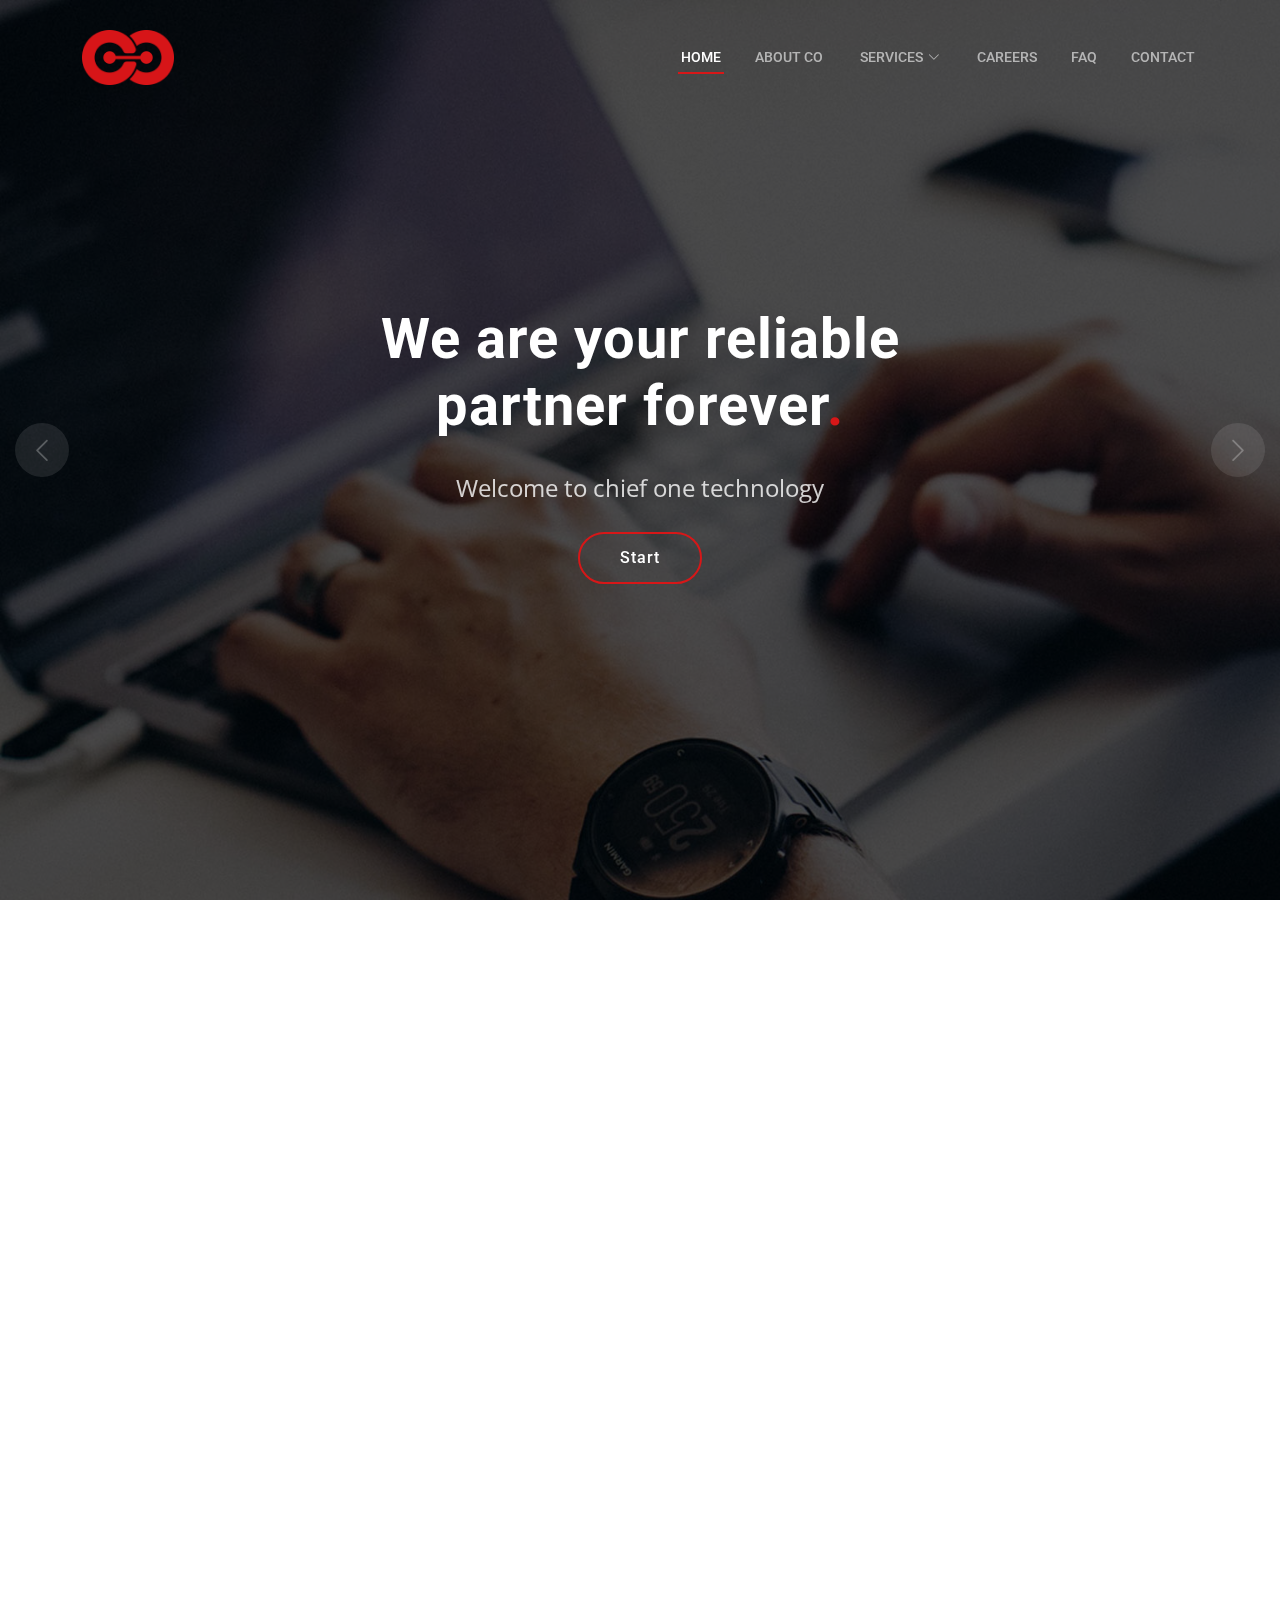
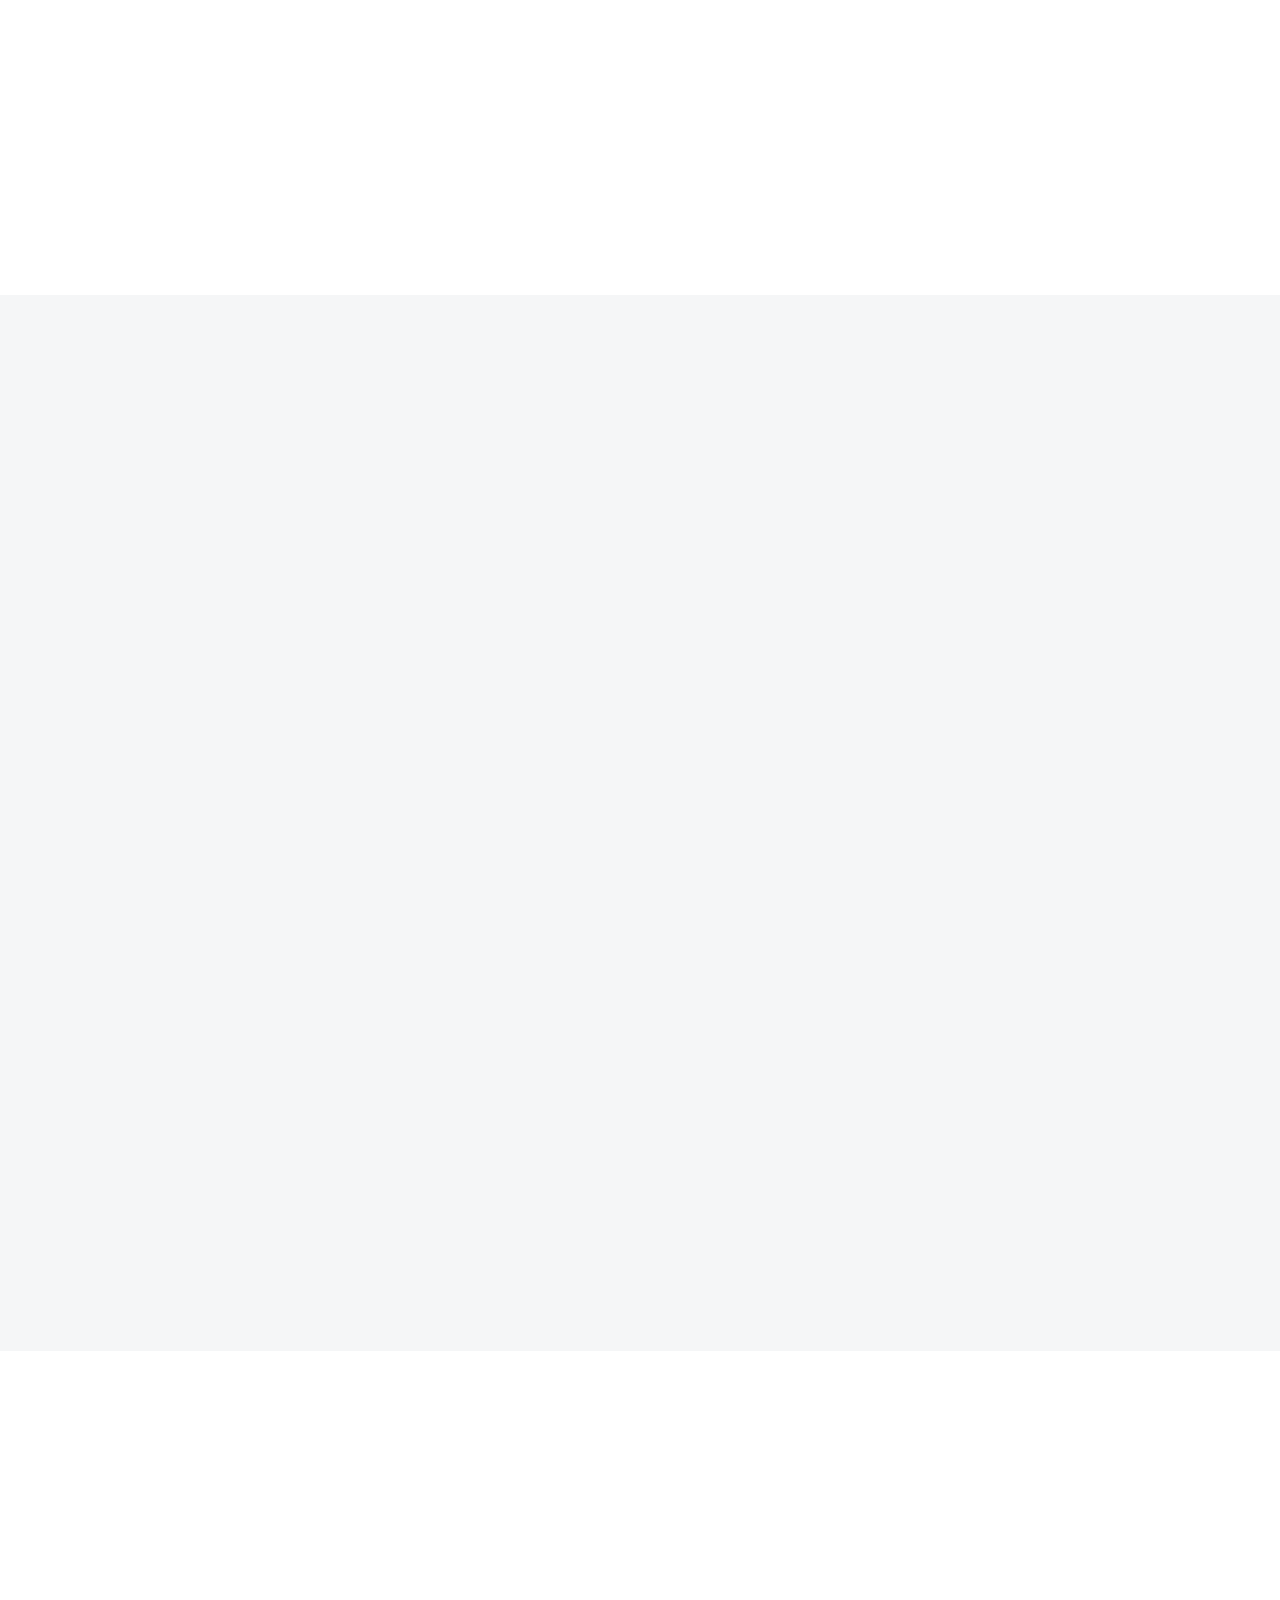
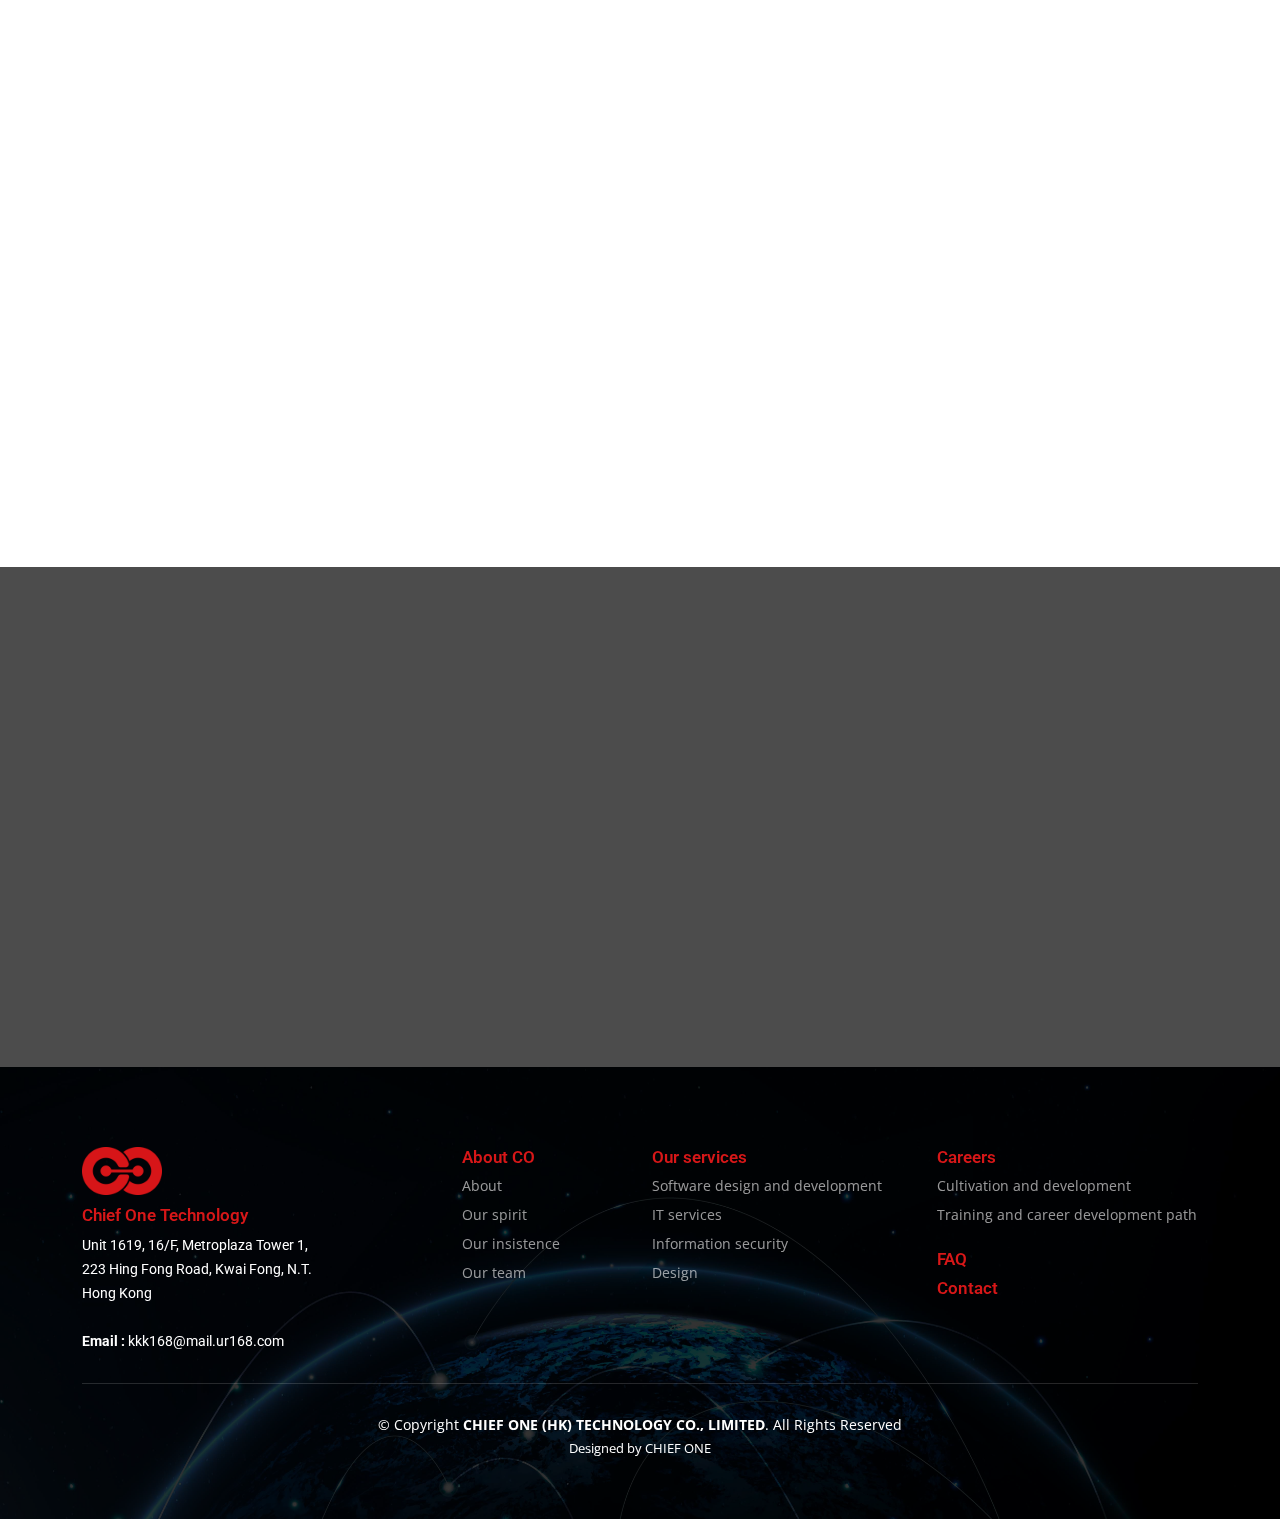
<file: index.html>
<!DOCTYPE html>
<html lang="en">

<head>
  <meta charset="utf-8">
  <meta content="width=device-width, initial-scale=1.0" name="viewport">

  <title>Chief One Technology</title>
  <meta
    content="Chief One Technology is not only a globally recognized technology company but also a family filled with talented experts that help global brands, enterprises, mid-size businesses or even startups with innovative solutions."
    name="description">
  <meta
    content="Software design and development , IT services , Server-side monitoring , Network monitoring , Browser-side monitoring , Mobile monitoring , Information security , Design , Visual design , 3D design , Animation design , Game soundtrack"
    name="keywords">

  <!-- Favicons -->
  <link href="assets/img/favicon.png" rel="icon">
  <link href="assets/img/apple-touch-icon.png" rel="apple-touch-icon">

  <!-- Google Fonts -->
  <link rel="preconnect" href="https://fonts.googleapis.com">
  <link rel="preconnect" href="https://fonts.gstatic.com" crossorigin>
  <link
    href="https://fonts.googleapis.com/css2?family=Open+Sans:ital,wght@0,300;0,400;0,500;0,600;0,700;1,300;1,400;1,600;1,700&family=Roboto:ital,wght@0,300;0,400;0,500;0,600;0,700;1,300;1,400;1,500;1,600;1,700&family=Work+Sans:ital,wght@0,300;0,400;0,500;0,600;0,700;1,300;1,400;1,500;1,600;1,700&display=swap"
    rel="stylesheet">

  <!-- Vendor CSS Files -->
  <link href="assets/vendor/bootstrap/css/bootstrap.min.css" rel="stylesheet">
  <link href="assets/vendor/bootstrap-icons/bootstrap-icons.css" rel="stylesheet">
  <link href="assets/vendor/fontawesome-free/css/all.min.css" rel="stylesheet">
  <link href="assets/vendor/aos/aos.css" rel="stylesheet">
  <link href="assets/vendor/glightbox/css/glightbox.min.css" rel="stylesheet">
  <link href="assets/vendor/swiper/swiper-bundle.min.css" rel="stylesheet">

  <!-- Template Main CSS File -->
  <link href="assets/css/main.css" rel="stylesheet">

</head>

<body>

  <!-- ======= Header ======= -->
  <header id="header" class="header d-flex align-items-center">
    <div class="container-fluid container-xl d-flex align-items-center justify-content-between">

      <a href="index.html" class="logo d-flex align-items-center">

        <img src="assets/img/logo.png" alt="">

      </a>

      <i class="mobile-nav-toggle mobile-nav-show bi bi-list"></i>
      <i class="mobile-nav-toggle mobile-nav-hide d-none bi bi-x"></i>
      <nav id="navbar" class="navbar">
        <ul>
          <li><a href="index.html" class="active">Home</a></li>
          <li><a href="about.html">About CO</a></li>
          <li class="dropdown"><a><span class="a">Services
                <i class="bi bi-chevron-down dropdown-indicator"></i></span> </a>
            <ul>
              <li><a href="software-design.html">Software design and development</a></li>
              <li><a href="service-server-side.html">IT services</a></li>
              <li><a href="Information-security.html">Information security</a></li>
              <li><a href="service-design.html">Design</a></li>
            </ul>
          </li>
          <li><a href="careers.html">Careers</a></li>
          <li><a href="FAQ.html"> FAQ</a></li>
          <li><a href="contact.html">Contact</a></li>
        </ul>
      </nav><!-- .navbar -->

    </div>
  </header><!-- End Header -->

  <!-- ======= Hero Section ======= -->
  <section id="hero" class="hero">

    <div class="info d-flex align-items-center ">
      <div class="container ">
        <div class="row justify-content-center">
          <div class="col-lg-6 text-center">
            <h2 data-aos="fade-down">We are your reliable partner forever<span>.</h2>
            <p data-aos="fade-up">Welcome to chief one technology</p>
            <a data-aos="fade-up" data-aos-delay="200" href="#get-started" class="btn-get-started">Start</a>
          </div>
        </div>
      </div>
    </div>

    <div id="hero-carousel" class="carousel slide" data-bs-ride="carousel" data-bs-interval="5000">

      <div class="carousel-item active" style="background-image: url(assets/img/hero-carousel/hero-carousel-1.jpg)">
      </div>
      <div class="carousel-item" style="background-image: url(assets/img/hero-carousel/hero-carousel-2.jpg)"></div>
      <div class="carousel-item" style="background-image: url(assets/img/hero-carousel/hero-carousel-3.jpg)"></div>
      <a class="carousel-control-prev" href="#hero-carousel" role="button" data-bs-slide="prev">
        <span class="carousel-control-prev-icon bi bi-chevron-left" aria-hidden="true"></span>
      </a>

      <a class="carousel-control-next" href="#hero-carousel" role="button" data-bs-slide="next">
        <span class="carousel-control-next-icon bi bi-chevron-right" aria-hidden="true"></span>
      </a>

    </div>

  </section><!-- End Hero Section -->


  <main id="main">
    <!-- ======= Alt Services Section ======= -->
    <section id="get-started">
      <div id=" alt-services" class="alt-services ">
        <div class="container" data-aos="fade-up">

          <div class="row justify-content-around gy-4">
            <div class="col-lg-6 img-bg" style="background-image: url(assets/img/alt-services-1.jpg);"
              data-aos="zoom-in" data-aos-delay="100"></div>

            <div class="col-lg-5 d-flex flex-column justify-content-center f-size">
              <h3>About</h3>
              <p><strong>Chief One Technology</strong> is not only a globally recognized technology company but also a
                family filled with talented experts that help global brands, enterprises, mid-size businesses or even
                startups with innovative solutions.
              </p>

              <div class="icon-box d-flex position-relative" data-aos="fade-up" data-aos-delay="100">
                <i class="bi flex-shrink-0"><img src="assets/img/team.svg" alt="" class="img-fluid"></i>
                <div>
                  <h4>Top professional teams</h4>
                  <p>Passionate, interdisciplinary teams work in true collaboration with clients, helping to find new
                    opportunities and solve existing business problems.</p>
                </div>
              </div><!-- End Icon Box -->

              <div class="icon-box d-flex position-relative" data-aos="fade-up" data-aos-delay="200">
                <i class="bi flex-shrink-0"><img src="assets/img/img_manager.svg" alt="" class="img-fluid"></i>
                <div>
                  <h4>Professional project manager</h4>
                  <p>The professional project manager communicates and confirms closely with the customer according to
                    the customized needs, and can timely report the progress of developments, in order to develop the
                    project as the system required by the customer.</p>
                </div>
              </div><!-- End Icon Box -->

              <div class="icon-box d-flex position-relative" data-aos="fade-up" data-aos-delay="300">
                <i class="bi flex-shrink-0"><img src="assets/img/img_time.svg" alt="" class="img-fluid"></i>
                <div>
                  <h4>Real time customer service team</h4>
                  <p>24H online customer service and handle the problems encountered by customers immediately, avoiding
                    problems can only be addressed during working hours and reduce customers’ losses.</p>
                </div>
              </div><!-- End Icon Box -->


              <!-- End Icon Box -->

            </div>
          </div>

        </div>
      </div>
    </section><!-- End Alt Services Section -->

    <!-- ======= Constructions Section ======= -->
    <section id="constructions" class="constructions section-bg ">
      <div class="container" data-aos="fade-up">

        <div class="section-header">
          <h2>Services</h2>
          <p>Put yourself in place, sustainable service, unlimited possibilities</p>
        </div>

        <div class="row gy-4">

          <div class="col-lg-6" data-aos="fade-up" data-aos-delay="100">
            <div class="card-item">
              <div class="row">
                <div class="col-xl-5">
                  <div class="card-bg" style="background-image: url(assets/img/constructions-1.jpg);"></div>
                </div>
                <div class="col-xl-7 d-flex align-items-center">
                  <div class="card-body">
                    <h4>Software design and development</h4>
                    <p>To develop customized as customers' needs. We offer powerful and efficient software development
                      capabilities to fulfil the unique needs of customers and achieve the best experience of mobile
                      devices.</p>
                    <a href="software-design.html" class="readmore stretched-link">Read more <i
                        class="bi bi-arrow-right"></i></a>
                  </div>
                </div>
              </div>
            </div>
          </div>
          <!-- End Card Item -->

          <div class="col-lg-6" data-aos="fade-up" data-aos-delay="200">
            <div class="card-item">
              <div class="row">
                <div class="col-xl-5">
                  <div class="card-bg" style="background-image: url(assets/img/constructions-2.jpg);"></div>
                </div>
                <div class="col-xl-7 d-flex align-items-center">
                  <div class="card-body">
                    <h4 class="card-title">IT services</h4>
                    <p>Professional website maintenance services, which can save costs, reduce human resource
                      management, and enhance the information security protection. Provide professional websit building
                      solutions for enterprises from the help of exclusive staff.</p>
                    <a href="service-server-side.html" class="readmore stretched-link">Read more <i
                        class="bi bi-arrow-right"></i></a>
                  </div>
                </div>
              </div>
            </div>
          </div>
          <!-- End Card Item -->

          <div class="col-lg-6" data-aos="fade-up" data-aos-delay="300">
            <div class="card-item">
              <div class="row">
                <div class="col-xl-5">
                  <div class="card-bg" style="background-image: url(assets/img/constructions-3.jpg);"></div>
                </div>
                <div class="col-xl-7 d-flex align-items-center">
                  <div class="card-body">
                    <h4 class="card-title">Information security</h4>
                    <p>Service scope is centered on cyber threat intelligence and extends to MDR real-time monitoring,
                      network traffic analysis , dns security, information security diagnostics, and various information
                      security incident processing and forensic services, etc.,</p>
                    <a href="Information-security.html" class="readmore stretched-link">Read more <i
                        class="bi bi-arrow-right"></i></a>
                  </div>
                </div>
              </div>
            </div>
          </div>
          <!-- End Card Item -->

          <div class="col-lg-6" data-aos="fade-up" data-aos-delay="400">
            <div class="card-item">
              <div class="row">
                <div class="col-xl-5">
                  <div class="card-bg" style="background-image: url(assets/img/constructions-4.jpg);"></div>
                </div>
                <div class="col-xl-7 d-flex ">
                  <div class="card-body">
                    <h4 class="card-title">Design</h4>
                    <p>Brand differentiation is the key to success in the brand era. Brand identity system is like the
                      facade to a business, that is influenced by characteristics and core values of the company brand.
                    </p>
                    <a href="service-design.html" class="readmore stretched-link">Read more <i
                        class="bi bi-arrow-right"></i></a>
                  </div>
                </div>
              </div>
            </div>
          </div>
          <!-- End Card Item -->

        </div>



      </div>
    </section>
    <!-- End Constructions Section -->




    <!-- ======= Our Projects Section ======= -->
    <section id="projects" class="projects ">
      <div class="container" data-aos="fade-up">

        <div class="section-header">
          <h2>Employee benefit</h2>
          <p>Provide a comfortable working environment and a modern collaborative working space.

            Attach importance to the growth of company colleagues and provide complete staff training.

            A number of events are held from time to time, including employee travel subsidies, departmental dinners,
            etc.</p>
        </div>

        <div class="portfolio-isotope" data-portfolio-filter=".filter-remodeling" data-portfolio-layout="masonry"
          data-portfolio-sort="original-order">

          <ul class="portfolio-flters" data-aos="fade-up" data-aos-delay="100">
            <li data-filter=".filter-remodeling" class="filter-active">Environment</li>
            <li data-filter=".filter-construction"> Learning and development </li>
            <li data-filter=".filter-repairs"> Activity highlights</li>

          </ul><!-- End Projects Filters -->

          <div class="row gy-4 portfolio-container" data-aos="fade-up" data-aos-delay="200">

            <div class="col-lg-4 col-md-6 portfolio-item filter-remodeling">
              <div class="portfolio-content h-100">
                <img src="assets/img/projects/remodeling-1.jpg" class="img-fluid" alt="">
                <div class="portfolio-info">

                  <a href="assets/img/projects/remodeling-1.jpg" data-gallery="portfolio-gallery-remodeling"
                    class="glightbox preview-link"><i class="bi bi-zoom-in"></i></a>

                </div>
              </div>
            </div><!-- End Projects Item -->

            <div class="col-lg-4 col-md-6 portfolio-item filter-construction">
              <div class="portfolio-content h-100">
                <img src="assets/img/projects/construction-1.jpg" class="img-fluid" alt="">
                <div class="portfolio-info">
                  <a href="assets/img/projects/construction-1.jpg" data-gallery="portfolio-gallery-construction"
                    class="glightbox preview-link"><i class="bi bi-zoom-in"></i></a>

                </div>
              </div>
            </div><!-- End Projects Item -->

            <div class="col-lg-4 col-md-6 portfolio-item filter-repairs">
              <div class="portfolio-content h-100">
                <img src="assets/img/projects/repairs-1.jpg" class="img-fluid" alt="">
                <div class="portfolio-info">

                  <a href="assets/img/projects/repairs-1.jpg" data-gallery="portfolio-gallery-repairs"
                    class="glightbox preview-link"><i class="bi bi-zoom-in"></i></a>

                </div>
              </div>
            </div><!-- End Projects Item -->


            <div class="col-lg-4 col-md-6 portfolio-item filter-remodeling">
              <div class="portfolio-content h-100">
                <img src="assets/img/projects/remodeling-2.jpg" class="img-fluid" alt="">
                <div class="portfolio-info">

                  <a href="assets/img/projects/remodeling-2.jpg" data-gallery="portfolio-gallery-remodeling"
                    class="glightbox preview-link"><i class="bi bi-zoom-in"></i></a>
                </div>
              </div>
            </div><!-- End Projects Item -->

            <div class="col-lg-4 col-md-6 portfolio-item filter-construction">
              <div class="portfolio-content h-100">
                <img src="assets/img/projects/construction-2.jpg" class="img-fluid" alt="">
                <div class="portfolio-info">

                  <a href="assets/img/projects/construction-2.jpg" data-gallery="portfolio-gallery-construction"
                    class="glightbox preview-link"><i class="bi bi-zoom-in"></i></a>
                </div>
              </div>
            </div><!-- End Projects Item -->

            <div class="col-lg-4 col-md-6 portfolio-item filter-repairs">
              <div class="portfolio-content h-100">
                <img src="assets/img/projects/repairs-2.jpg" class="img-fluid" alt="">
                <div class="portfolio-info">

                  <a href="assets/img/projects/repairs-2.jpg" data-gallery="portfolio-gallery-repairs"
                    class="glightbox preview-link"><i class="bi bi-zoom-in"></i></a>
                </div>
              </div>
            </div><!-- End Projects Item -->

            <div class="col-lg-4 col-md-6 portfolio-item filter-remodeling">
              <div class="portfolio-content h-100">
                <img src="assets/img/projects/remodeling-3.jpg" class="img-fluid" alt="">
                <div class="portfolio-info">
                  <a href="assets/img/projects/remodeling-3.jpg" data-gallery="portfolio-gallery-remodeling"
                    class="glightbox preview-link"><i class="bi bi-zoom-in"></i></a>
                </div>
              </div>
            </div><!-- End Projects Item -->

            <div class="col-lg-4 col-md-6 portfolio-item filter-construction">
              <div class="portfolio-content h-100">
                <img src="assets/img/projects/construction-3.jpg" class="img-fluid" alt="">
                <div class="portfolio-info">
                  <a href="assets/img/projects/construction-3.jpg" data-gallery="portfolio-gallery-construction"
                    class="glightbox preview-link"><i class="bi bi-zoom-in"></i></a>
                </div>
              </div>
            </div><!-- End Projects Item -->

            <div class="col-lg-4 col-md-6 portfolio-item filter-repairs">
              <div class="portfolio-content h-100">
                <img src="assets/img/projects/repairs-3.jpg" class="img-fluid" alt="">
                <div class="portfolio-info">
                  <a href="assets/img/projects/repairs-3.jpg" data-gallery="portfolio-gallery-repairs"
                    class="glightbox preview-link"><i class="bi bi-zoom-in"></i></a>
                </div>
              </div>
            </div><!-- End Projects Item -->



          </div><!-- End Projects Container -->
          <div class="text-center">

            <a data-aos="fade-up" data-aos-delay="200" href="careers.html" class="more">Read more <i
                class="bi bi-arrow-right"></i></a>
          </div>
        </div>

      </div>
    </section><!-- End Our Projects Section -->


    <div class="hero-bottom overlay"
      style="background-image: url('assets/img/img_222.jpg');background-attachment: fixed; ">
      <div class="container">
        <div class="row align-items-center" data-aos="fade-up">

          <div class="col-lg-55 mx-auto slogan aos-init aos-animate">
            <h1 class="" style="text-align: center;">We have<span> the strongest team</span></h1>
            <p>That focus on providing the best solution to our customers.</p>
            <div class="col-md-12 text-center">
              <a href="contact.html" class="index-contact">Contact us <i class="bi bi-arrow-right"></i></a>
            </div>

          </div>
        </div>
      </div>
    </div>


  </main><!-- End #main -->

  <!-- ======= Footer ======= -->
  <footer id="footer" class="footer">

    <div class="footer-content position-relative">
      <div class="container">
        <div class="row">

          <div class="col-lg-4 col-md-6">
            <div class="footer-info">
              <div class="footer-logo">
                <img class="lazy" src="assets/img/logo.png" style="display: inline;">
              </div>
              <h4 style="color:#d71718">Chief One Technology</h4>
              <p>
                Unit 1619, 16/F, Metroplaza Tower 1, <br>223 Hing Fong Road, Kwai Fong, N.T.<br>Hong Kong<br><br>
                <strong>Email : </strong> kkk168@mail.ur168.com<br>
              </p>

            </div>
          </div><!-- End footer info column-->

          <div class="col-lg-2 col-md-3 footer-links">
            <h4 style="color:#d71718">About CO</h4>
            <ul>
              <li><a href="about.html">About</a></li>
              <li><a href="about.html#alt-services">Our spirit</a></li>
              <li><a href="about.html#services">Our insistence</a></li>
              <li><a href="about.html#team">Our team</a></li>
            </ul>
          </div><!-- End footer links column-->

          <div class="col-lg-3 col-md-3 footer-links">
            <h4 style="color:#d71718">Our services</h4>
            <ul>
              <li><a href="software-design.html">Software design and development</a></li>
              <li><a href="service-server-side.html">IT services</a></li>
              <li><a href="Information-security.html">Information security</a></li>
              <li><a href="service-design.html">Design</a></li>
            </ul>
          </div><!-- End footer links column-->

          <div class="col-lg-3 col-md-3 footer-links">
            <h4 style="color:#d71718">Careers</h4>
            <ul>
              <li><a href="careers.html#alt-services">Cultivation and development</a></li>
              <li><a href="careers.html#training">Training and career development path</a></li>

            </ul>
            <h4 class="footer_fQ" style="color:#d71718"><a href="FAQ.html">FAQ</a></h4>

            <h4 class="" style="color:#d71718"><a href="contact.html">Contact</a></h4>


          </div><!-- End footer links column-->



        </div>
      </div>
    </div>

    <div class="footer-legal text-center position-relative">
      <div class="container">
        <div class="copyright">
          &copy; Copyright <strong><span>CHIEF ONE (HK) TECHNOLOGY CO., LIMITED</span></strong>. All Rights Reserved
        </div>
        <div class="credits">

          Designed by CHIEF ONE
        </div>
      </div>
    </div>

  </footer>
  <!-- End Footer -->

  <a href="#" class="scroll-top d-flex align-items-center justify-content-center"><i
      class="bi bi-arrow-up-short"></i></a>

  <div id="preloader"></div>

  <!-- Vendor JS Files -->
  <script src="assets/vendor/bootstrap/js/bootstrap.bundle.min.js"></script>
  <script src="assets/vendor/aos/aos.js"></script>
  <script src="assets/vendor/glightbox/js/glightbox.min.js"></script>
  <script src="assets/vendor/isotope-layout/isotope.pkgd.min.js"></script>
  <script src="assets/vendor/swiper/swiper-bundle.min.js"></script>
  <script src="assets/vendor/purecounter/purecounter_vanilla.js"></script>
  <script src="assets/vendor/php-email-form/validate.js"></script>

  <!-- Template Main JS File -->
  <script src="assets/js/main.js"></script>

</body>

</html>
</file>
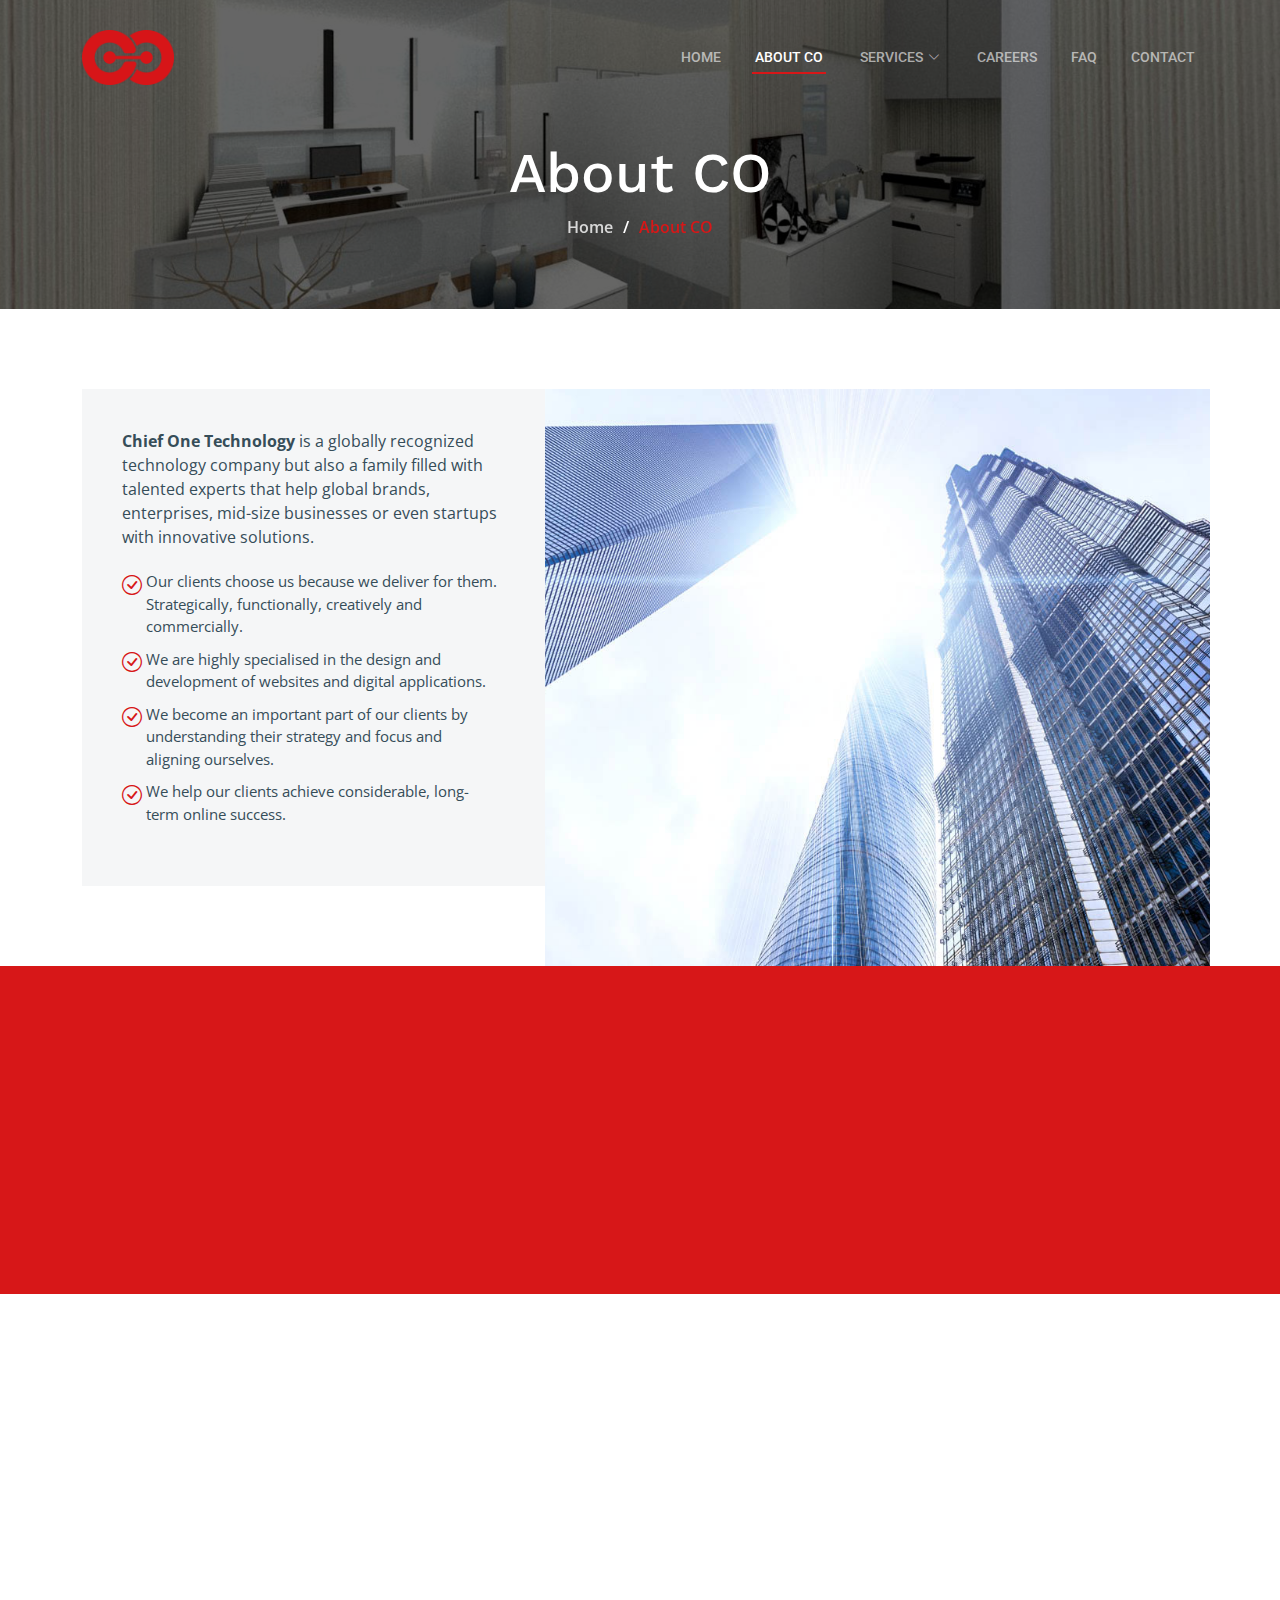
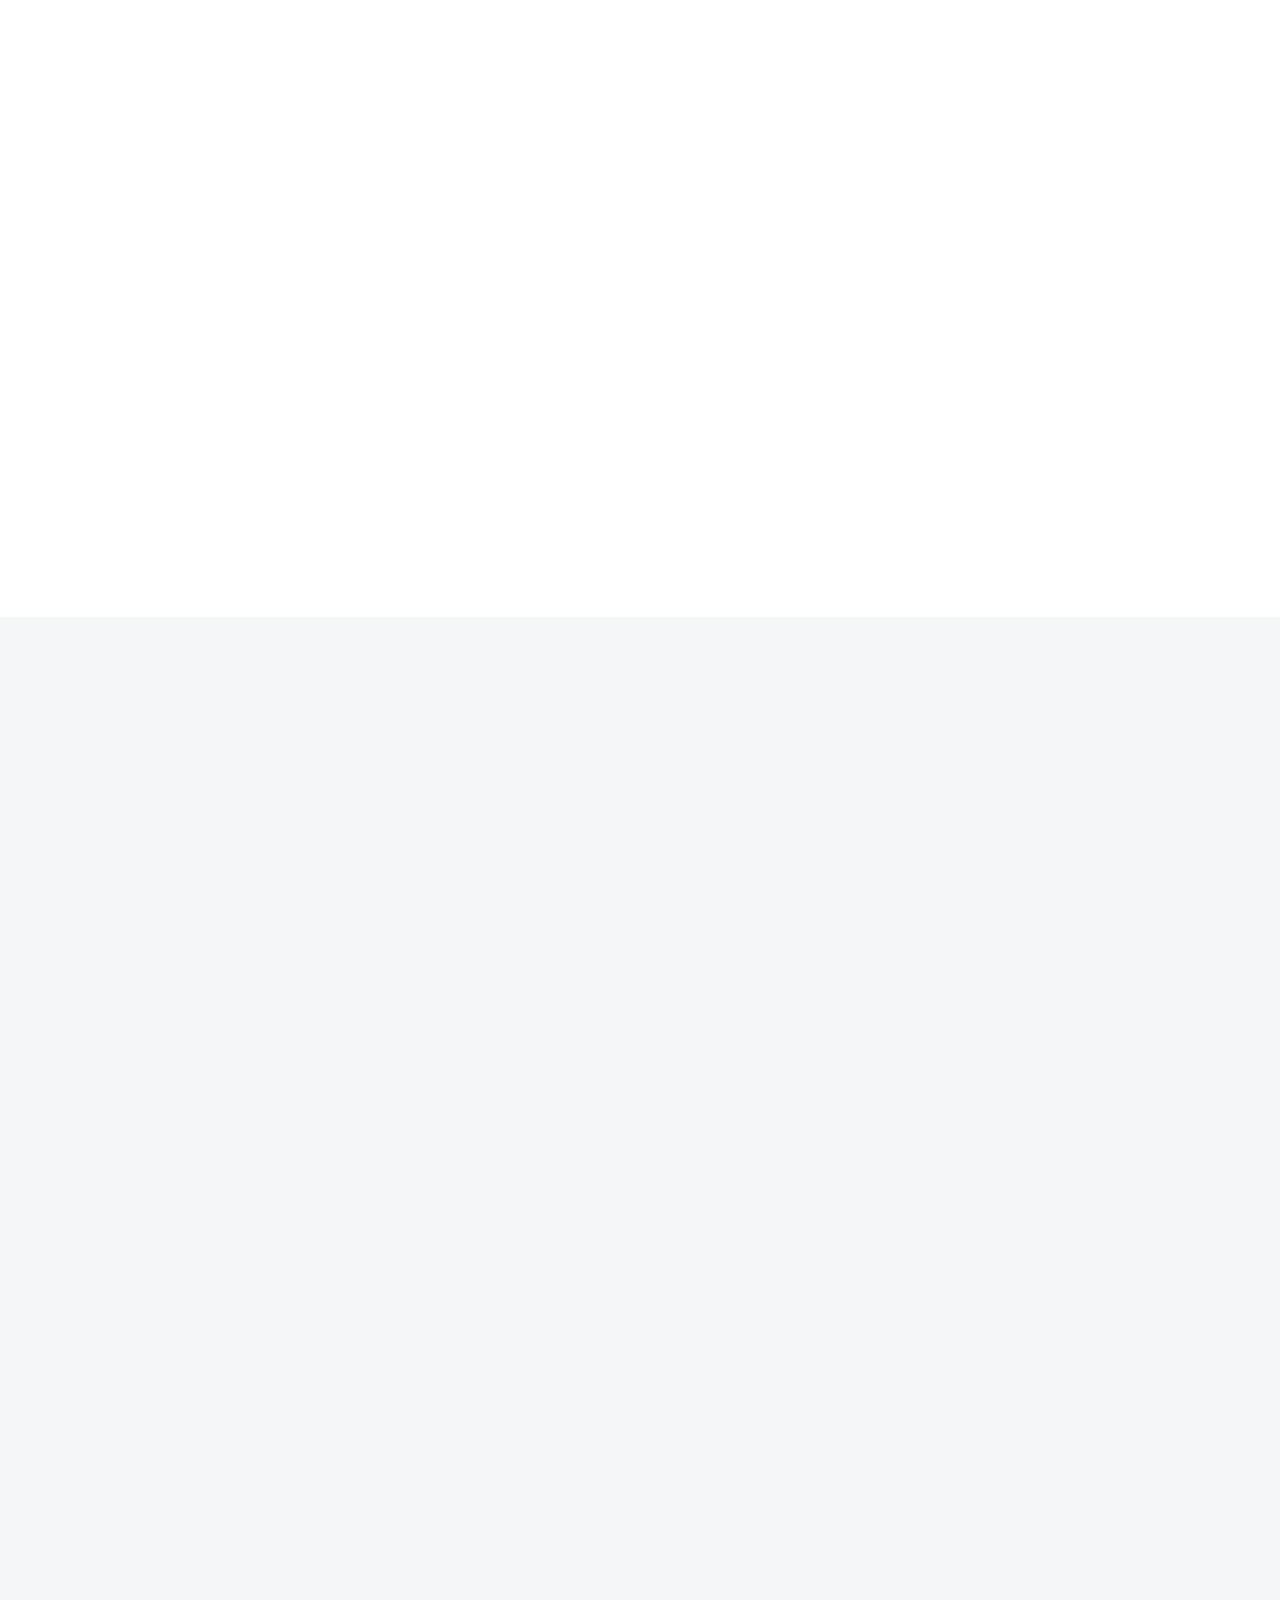
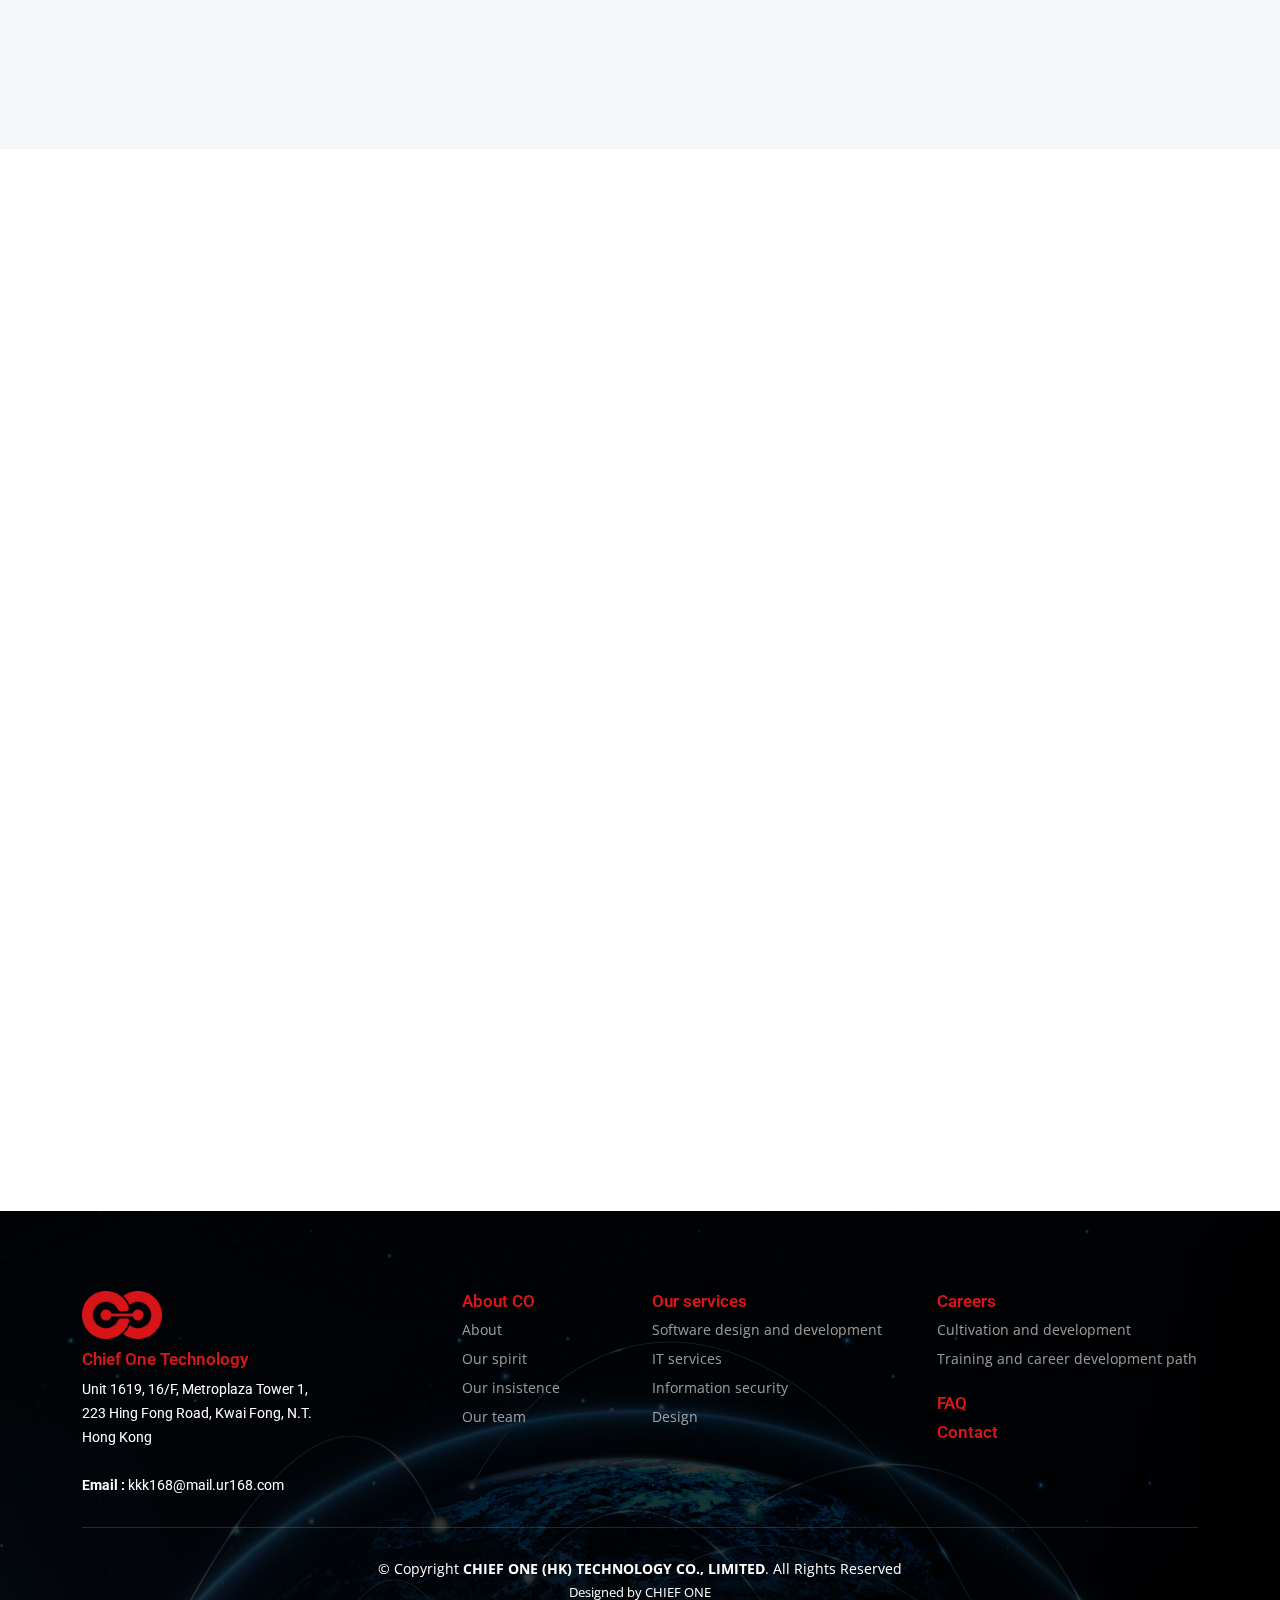
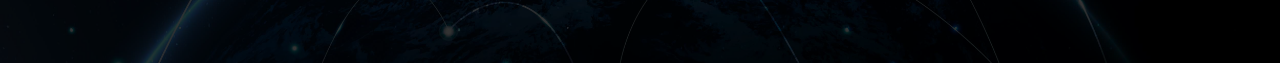
<file: about.html>
<!DOCTYPE html>
<html lang="en">

<head>
  <meta charset="utf-8">
  <meta content="width=device-width, initial-scale=1.0" name="viewport">

  <title>About co - Chief One Technology</title>
  <meta content="Chief One Technology is not only a globally recognized technology company but also a family filled with talented experts that help global brands, enterprises, mid-size businesses or even startups with innovative solutions." name="description">
  <meta content="Software design and development , IT services , Server-side monitoring , Network monitoring , Browser-side monitoring , Mobile monitoring , Information security , Design , Visual design , 3D design , Animation design , Game soundtrack" name="keywords">

  <!-- Favicons -->
  <link href="assets/img/favicon.png" rel="icon">
  <link href="assets/img/apple-touch-icon.png" rel="apple-touch-icon">

  <!-- Google Fonts -->
  <link rel="preconnect" href="https://fonts.googleapis.com">
  <link rel="preconnect" href="https://fonts.gstatic.com" crossorigin>
  <link href="https://fonts.googleapis.com/css2?family=Open+Sans:ital,wght@0,300;0,400;0,500;0,600;0,700;1,300;1,400;1,600;1,700&family=Roboto:ital,wght@0,300;0,400;0,500;0,600;0,700;1,300;1,400;1,500;1,600;1,700&family=Work+Sans:ital,wght@0,300;0,400;0,500;0,600;0,700;1,300;1,400;1,500;1,600;1,700&display=swap" rel="stylesheet">

  <!-- Vendor CSS Files -->
  <link href="assets/vendor/bootstrap/css/bootstrap.min.css" rel="stylesheet">
  <link href="assets/vendor/bootstrap-icons/bootstrap-icons.css" rel="stylesheet">
  <link href="assets/vendor/fontawesome-free/css/all.min.css" rel="stylesheet">
  <link href="assets/vendor/aos/aos.css" rel="stylesheet">
  <link href="assets/vendor/glightbox/css/glightbox.min.css" rel="stylesheet">
  <link href="assets/vendor/swiper/swiper-bundle.min.css" rel="stylesheet">

  <!-- Template Main CSS File -->
  <link href="assets/css/main.css" rel="stylesheet">

  </head>

<body>

<!-- ======= Header ======= -->
<header id="header" class="header d-flex align-items-center">
  <div class="container-fluid container-xl d-flex align-items-center justify-content-between">
    <a href="index.html" class="logo d-flex align-items-center">
      <img src="assets/img/logo.png" alt="">
    </a>

    <i class="mobile-nav-toggle mobile-nav-show bi bi-list"></i>
    <i class="mobile-nav-toggle mobile-nav-hide d-none bi bi-x"></i>
    <nav id="navbar" class="navbar">
      <ul>
        <li><a href="index.html" >Home</a></li>
        <li><a href="about.html" class="active">About CO</a></li>
        <li class="dropdown"><a><span class="a" >Services
        <i class="bi bi-chevron-down dropdown-indicator"></i></span> </a>
          <ul>
            <li><a href="software-design.html">Software design and development</a></li>
            <li><a href="service-server-side.html">IT services</a></li>
            <li><a href="Information-security.html">Information security</a></li>
            <li><a href="service-design.html">Design</a></li>
          </ul>
        </li>
        <li><a href="careers.html">Careers</a></li>
        <li><a href="FAQ.html"> FAQ</a></li>
        <li><a href="contact.html" >Contact</a></li>
      </ul>
    </nav><!-- .navbar -->

  </div>
</header><!-- End Header -->


  <main id="main">

    <!-- ======= Breadcrumbs ======= -->
    <div class="breadcrumbs d-flex align-items-center" style="background-image: url('assets/img/breadcrumbs-about.jpg');">
      <div class="container position-relative d-flex flex-column align-items-center" data-aos="fade">

        <h2 data-aos="fade-down">About CO</h2>
        <ol data-aos="fade-up">
          <li><a href="index.html">Home</a></li>
          <li>About CO</li>
        </ol>

      </div>
    </div><!-- End Breadcrumbs -->

    <!-- ======= About Section ======= -->
    <section id="about" class="about">
      <div class="container" data-aos="fade-up">

        <div class="row position-relative">

          <div class="col-lg-7 about-img" style="background-image: url(assets/img/about.jpg);"></div>

          <div class="col-lg-7">
            <div class="our-story">
              <p><strong>Chief One Technology</strong> is a globally recognized technology company but also a family filled with talented experts that help global brands, enterprises, mid-size businesses or even startups with innovative solutions.</p>
              <ul>
                <li><i class="bi bi-check-circle"></i> <span>Our clients choose us because we deliver for them. Strategically, functionally, creatively and commercially.</span></li>
                <li><i class="bi bi-check-circle"></i> <span>We are highly specialised in the design and development of websites and digital applications.</span></li>
                <li><i class="bi bi-check-circle"></i> <span>We become an important part of our clients by understanding their strategy and focus and aligning ourselves.</span></li>
                <li><i class="bi bi-check-circle"></i> <span>We help our clients achieve considerable, long-term online success.</span></li>
              </ul>

              <div class="watch-video d-flex align-items-center position-relative">
              </div>
            </div>
          </div>

        </div>

      </div>
    </section>
    <!-- End About Section -->

    <!-- ======= Stats Counter Section ======= -->
    <section id="stats-counter" class="stats-counter section-redbg">
      <div class="container">

        <div class="row gy-4">

          <div class="col-lg-4 col-md-6" data-aos="fade-up" >
            <div class="stats-item d-flex align-items-center w-100 h-100">
              <i class="bi bi-emoji-smile color-blue flex-shrink-0"></i>
              <div>
                <span data-purecounter-start="0" data-purecounter-end="3000" data-purecounter-duration="1" class="purecounter"></span>
                <span>+</span>
                <p>Satisfied clients across the globe</p>
              </div>
            </div>
          </div><!-- End Stats Item -->

          <div class="col-lg-4 col-md-6" data-aos="fade-up">
            <div class="stats-item d-flex align-items-center w-100 h-100">
              <i class="bi bi-journal-richtext color-orange flex-shrink-0"></i>
              <div>
                <span data-purecounter-start="0" data-purecounter-end="2000" data-purecounter-duration="1" class="purecounter"></span>
                <span>+</span>
                <p>Projects delivered successfully</p>
                
              </div>
            </div>
          </div><!-- End Stats Item -->

          <div class="col-lg-4 col-md-6" data-aos="fade-up">
            <div class="stats-item d-flex align-items-center w-100 h-100">
              <i class="bi bi-headset color-green flex-shrink-0"></i>
              <div>
                <span data-purecounter-start="0" data-purecounter-end="580" data-purecounter-duration="1" class="purecounter"></span>
                <span>+</span>
                <p>Experts under the same roof</p>
                
              </div>
            </div>
          </div><!-- End Stats Item -->
        </div>

      </div>
    </section><!-- End Stats Counter Section -->

    <!-- ======= Alt Services Section ======= -->
    <section id="alt-services" class="alt-services">
      <div class="container" data-aos="fade-up">

        
  <div class="row justify-content-around gy-4">
          <div class="col-lg-5 d-flex flex-column justify-content-center f-size">
            <h2>Our spirit</h2>
            <p>Our company started with a group of members who pursue ultimate web design quality with passion and love, insisting on the spirit of teamwork, best quality, best service and creativity.
              </p>
  
            <div class="icon-box d-flex position-relative" data-aos="fade-up" data-aos-delay="100">
              <i class="bi flex-shrink-0"><img src="assets/img/customers.png" alt="" class="img-fluid"></i>
              <div>
                <h4><a href="" class="stretched-link">Towards customers</a></h4>
                <p>We have over 1000 satisfied customers over the years, due to our dedicated services and outstanding works.Over half of our sales came from returning and referred customers, as a result of good customer feedback. It’s our core value to provide better service to our customers and create more quality works.</p>
              </div>
            </div><!-- End Icon Box -->
  
            <div class="icon-box d-flex position-relative" data-aos="fade-up" data-aos-delay="200">
              <i class="bi flex-shrink-0"><img src="assets/img/Team-Members.png" alt="" class="img-fluid"></i>
              <div>
                <h4><a href="" class="stretched-link">Towards team members</a></h4>
                <p>We provide an excellent working environment, humanized management system, professional training courses, and common goals for the future to our team members. Our welfare committee organizes regular dinner parties, activities and company trips, in order to support and make our team members happy, so everyone can grow and focus on providing quality services and products to our customers.</p>
              </div>
            </div><!-- End Icon Box -->
             
          </div>
          
          <div class="col-lg-6 img-bg" style="background-image: url(assets/img/alt-services.jpg);" data-aos="zoom-in" data-aos-delay="100"></div>
      </div>
        </div>

    </section><!-- End Alt Services Section -->



    <!-- ======= Services Section ======= -->
  <section id="services" class="services01 section-bg">
    <div class="container" data-aos="fade-up">

      <div class="f-size text-center ">
        <h2 class="">Our insistence</h2>
        <p class="pb7">We have countless successful cases. We carry out each project from our customer’s perspective, which allows creation of website style that is unique to each customer. We also provide extensive web marketing, as our insistence, to give you comprehensive marketing service on top of quality website.</p>
      </div>

      <div class="row gy-4">

        <div class="col-lg-6 col-md-6" data-aos="fade-up" data-aos-delay="100">
          <div class="service-item  position-relative">
            <div class="icon" style="margin-bottom: 20px;">
              <img src="assets/img/Communication.png" alt="" class="img-fluid">
            </div>
            <h3>Clear communication</h3>
            <p>There has never been any communication problem when we collaborate with customers, because we know how to organize human resources effectively to provide best services to our customers.</p>
            
          </div>
        </div><!-- End Service Item -->

        <div class="col-lg-6 col-md-6" data-aos="fade-up" data-aos-delay="200">
          <div class="service-item position-relative">
            <div class="icon" style="margin-bottom: 20px;">
              <img src="assets/img/Objective.png" alt="" class="img-fluid">
            </div>
            <h3>Design objective</h3>
            <p>The visual design of a website usually dominates the first impression to the users. A well designed webpage not only increases the brand awareness, it also enhances company impression. Although everyone has different interpretations on aesthetics, our web design can always strike a balance and offer the highest quality design presentation.</p>
            </div>
        </div><!-- End Service Item -->

        <div class="col-lg-6 col-md-6" data-aos="fade-up" data-aos-delay="300">
          <div class="service-item position-relative">
            <div class="icon" style="margin-bottom: 20px;">
              <img src="assets/img/Usability.png" alt="" class="img-fluid">
            </div>
            <h3>Website usability</h3>
            <p>We pay great attention to the usability of the websites we create. We project ourselves as the visitors of the website we design, and focus on the functionalities and user flow experience. Our websites are always designed around user experience. Usability testings are always performed while constructing websites. If a first time user can navigate through our website with ease, then it’s a successful website that can capture users’ hearts and increase sales.</p>
           </div>
        </div><!-- End Service Item -->

        <div class="col-lg-6 col-md-6" data-aos="fade-up" data-aos-delay="400">
          <div class="service-item position-relative">
            <div class="icon" style="margin-bottom: 20px;">
              <img src="assets/img/Traffic.png" alt="" class="img-fluid">
            </div>
            <h3>Website traffic</h3>
            <p>In order to a website to succeed, you need to drive more web traffic to your website. We have top SEO engineers that focus on legitimate search engine optimization, providing customers with professional analysis and suggestions. They can transform a website, through all sorts of web marketing, into a profitable one.</p>
            </div>
        </div><!-- End Service Item -->
      </section>

    <!-- ======= Our Team Section ======= -->
    <section id="team" class="team">
      <div class="container" data-aos="fade-up">

        <div class="f-size text-center mb">
          <h2>Our team</h2>
          </div>

        <div class="row gy-5">

          <div class="col-lg-4 col-md-6 member" data-aos="fade-up" data-aos-delay="100">
            <div class="member-img">
              <img src="assets/img/team/team-1.jpg" class="img-fluid" alt="">
              
            </div>
            <div class="member-info ">
              <h4 class="text-center">Web visual designer group</h4>
              <h6 style="margin-top:30px ;">Expertise:</h6>
              <ul>
                <li>Web creativity style setup</li>
                <li>Webpage layout visual design</li>
                <li>W3C website production, RWD website design</li>
                <li>Interactive multimedia production</li>
            </ul>
              <p>We insist on aesthetics theories and believe that a perfect picture consists of perfect details. We know how to balance creativity against market trends. Bystanders couldn’t understand our happiness when presenting a perfect product, for our love for design.</p>
            </div>
          </div><!-- End Team Member -->

          <div class="col-lg-4 col-md-6 member" data-aos="fade-up" data-aos-delay="200">
            <div class="member-img">
              <img src="assets/img/team/team-2.jpg" class="img-fluid" alt="">
              
            </div>
            <div class="member-info ">
              <h4 class="text-center">Software designer group (Senior engineers)</h4>
              <h6 style="margin-top:30px ;">Expertise:</h6>
              <ul>
                <li>System analysis and planning</li>
                <li>ASP, ASP.NET, Java Script program development, and system management</li>
                <li>Windows server</li>
                <li>Microsoft SQL server</li>
            </ul>
              <p>It’s the misconception of people that software engineers comprehend the world only in logic. We only care about system stability, and whether a program runs smoothly or not. To bystanders, it might seem to be boring in programming, but who are they to judge?</p>
            </div>
          </div><!-- End Team Member -->

          <div class="col-lg-4 col-md-6 member" data-aos="fade-up" data-aos-delay="300">
            <div class="member-img">
              <img src="assets/img/team/team-3.jpg" class="img-fluid" alt="">
              
            </div>
            <div class="member-info ">
              <h4 class="text-center">SEO technical engineer group (SEO engineers)</h4>
              <h6 style="margin-top:30px ;">Expertise:</h6>
              <ul>
                <li>Search engine marketing strategy</li>
                <li>Search engine optimization techniques</li>
                <li>Search engine algorithem</li>
                <li>Search engine marketing and e-commerce integration</li>
            </ul>
              <p>We feel happy when our customer’s website scores top ranking on the search engines, this is what we are after. We keep on reminding ourselves that we have to pay attention to what our customers entrust us, for this is our greatest responsibility and honor.</p>
            </div>
          </div><!-- End Team Member -->

        </div>

      </div>
    </section><!-- End Our Team Section -->

  </main><!-- End #main -->

  <!-- ======= Footer ======= -->
  <footer id="footer" class="footer">

    <div class="footer-content position-relative">
      <div class="container">
        <div class="row">

          <div class="col-lg-4 col-md-6">
            <div class="footer-info">
              <div class="footer-logo">
                <img class="lazy" src="assets/img/logo.png" style="display: inline;">
            </div>
            <h4 style="color:#d71718" >Chief One Technology</h4>
              <p>
                Unit 1619, 16/F, Metroplaza Tower 1, <br>223 Hing Fong Road, Kwai Fong, N.T.<br>Hong Kong<br><br>
                
                <strong>Email : </strong> kkk168@mail.ur168.com<br>
              </p>
              
            </div>
          </div><!-- End footer info column-->

          <div class="col-lg-2 col-md-3 footer-links">
            <h4 style="color:#d71718">About CO</h4>
            <ul>
              <li><a href="about.html">About</a></li>
              <li><a href="about.html#alt-services">Our spirit</a></li>
              <li><a href="about.html#services">Our insistence</a></li>
              <li><a href="about.html#team">Our team</a></li>
            </ul>
          </div><!-- End footer links column-->

          <div class="col-lg-3 col-md-3 footer-links">
            <h4 style="color:#d71718">Our services</h4>
            <ul>
              <li><a href="software-design.html">Software design and development</a></li>
              <li><a href="service-server-side.html">IT services</a></li>
              <li><a href="Information-security.html">Information security</a></li>
              <li><a href="service-design.html">Design</a></li>
            </ul>
          </div><!-- End footer links column-->

          <div class="col-lg-3 col-md-3 footer-links">
            <h4 style="color:#d71718">Careers</h4>
            <ul>
              <li><a href="careers.html#alt-services">Cultivation and development</a></li>
              <li><a href="careers.html#training">Training and career development path</a></li>
              
            </ul>
            <h4 class="footer_fQ" style="color:#d71718"><a href="FAQ.html">FAQ</a></h4>
            
            <h4 class="" style="color:#d71718"><a href="contact.html">Contact</a></h4>
            

          </div><!-- End footer links column-->

        </div>
      </div>
    </div>

    <div class="footer-legal text-center position-relative">
      <div class="container">
        <div class="copyright">
          &copy; Copyright <strong><span>CHIEF ONE (HK) TECHNOLOGY CO., LIMITED</span></strong>. All Rights Reserved
        </div>
        <div class="credits">
         Designed by CHIEF ONE
        </div>
      </div>
    </div>

  </footer>
  <!-- End Footer -->
      
  <a href="#" class="scroll-top d-flex align-items-center justify-content-center"><i class="bi bi-arrow-up-short"></i></a>

  <div id="preloader"></div>

  <!-- Vendor JS Files -->
  <script src="assets/vendor/bootstrap/js/bootstrap.bundle.min.js"></script>
  <script src="assets/vendor/aos/aos.js"></script>
  <script src="assets/vendor/glightbox/js/glightbox.min.js"></script>
  <script src="assets/vendor/isotope-layout/isotope.pkgd.min.js"></script>
  <script src="assets/vendor/swiper/swiper-bundle.min.js"></script>
  <script src="assets/vendor/purecounter/purecounter_vanilla.js"></script>
  <script src="assets/vendor/php-email-form/validate.js"></script>

  <!-- Template Main JS File -->
  <script src="assets/js/main.js"></script>

</body>

</html>
</file>
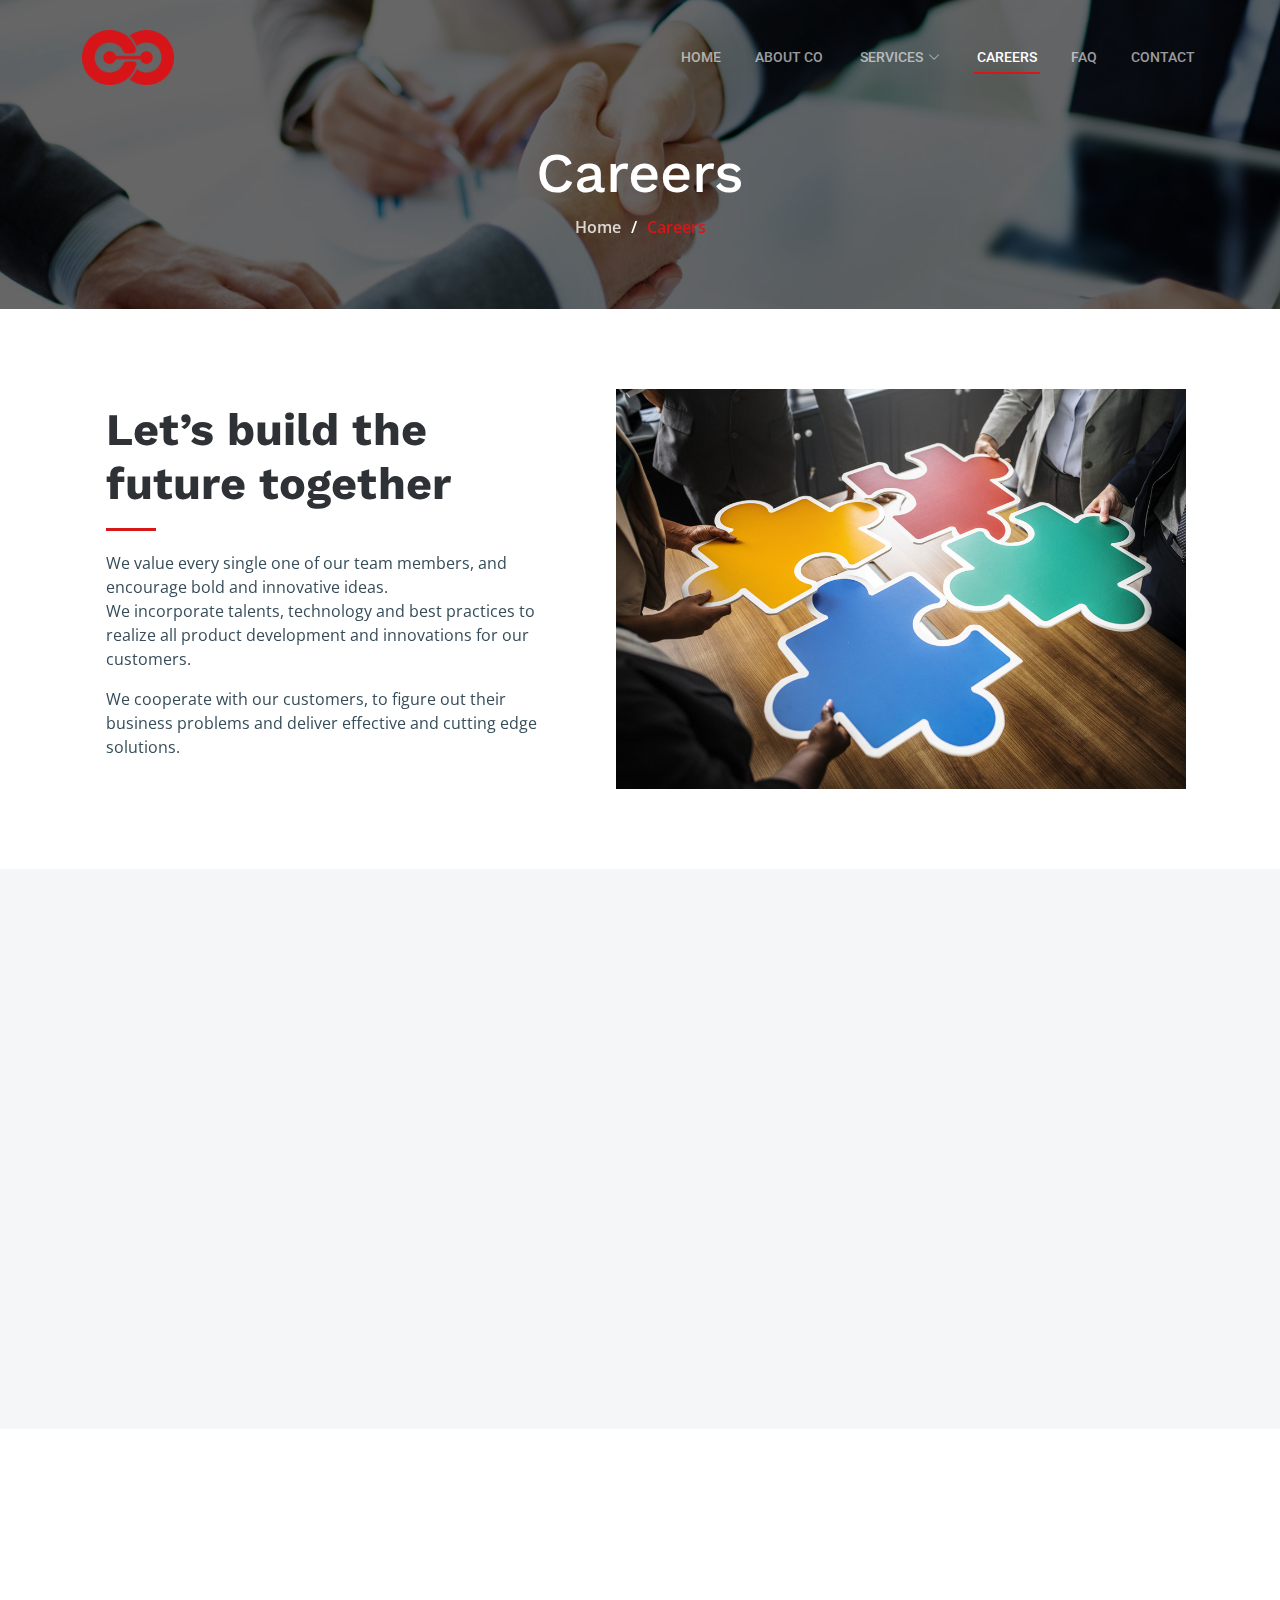
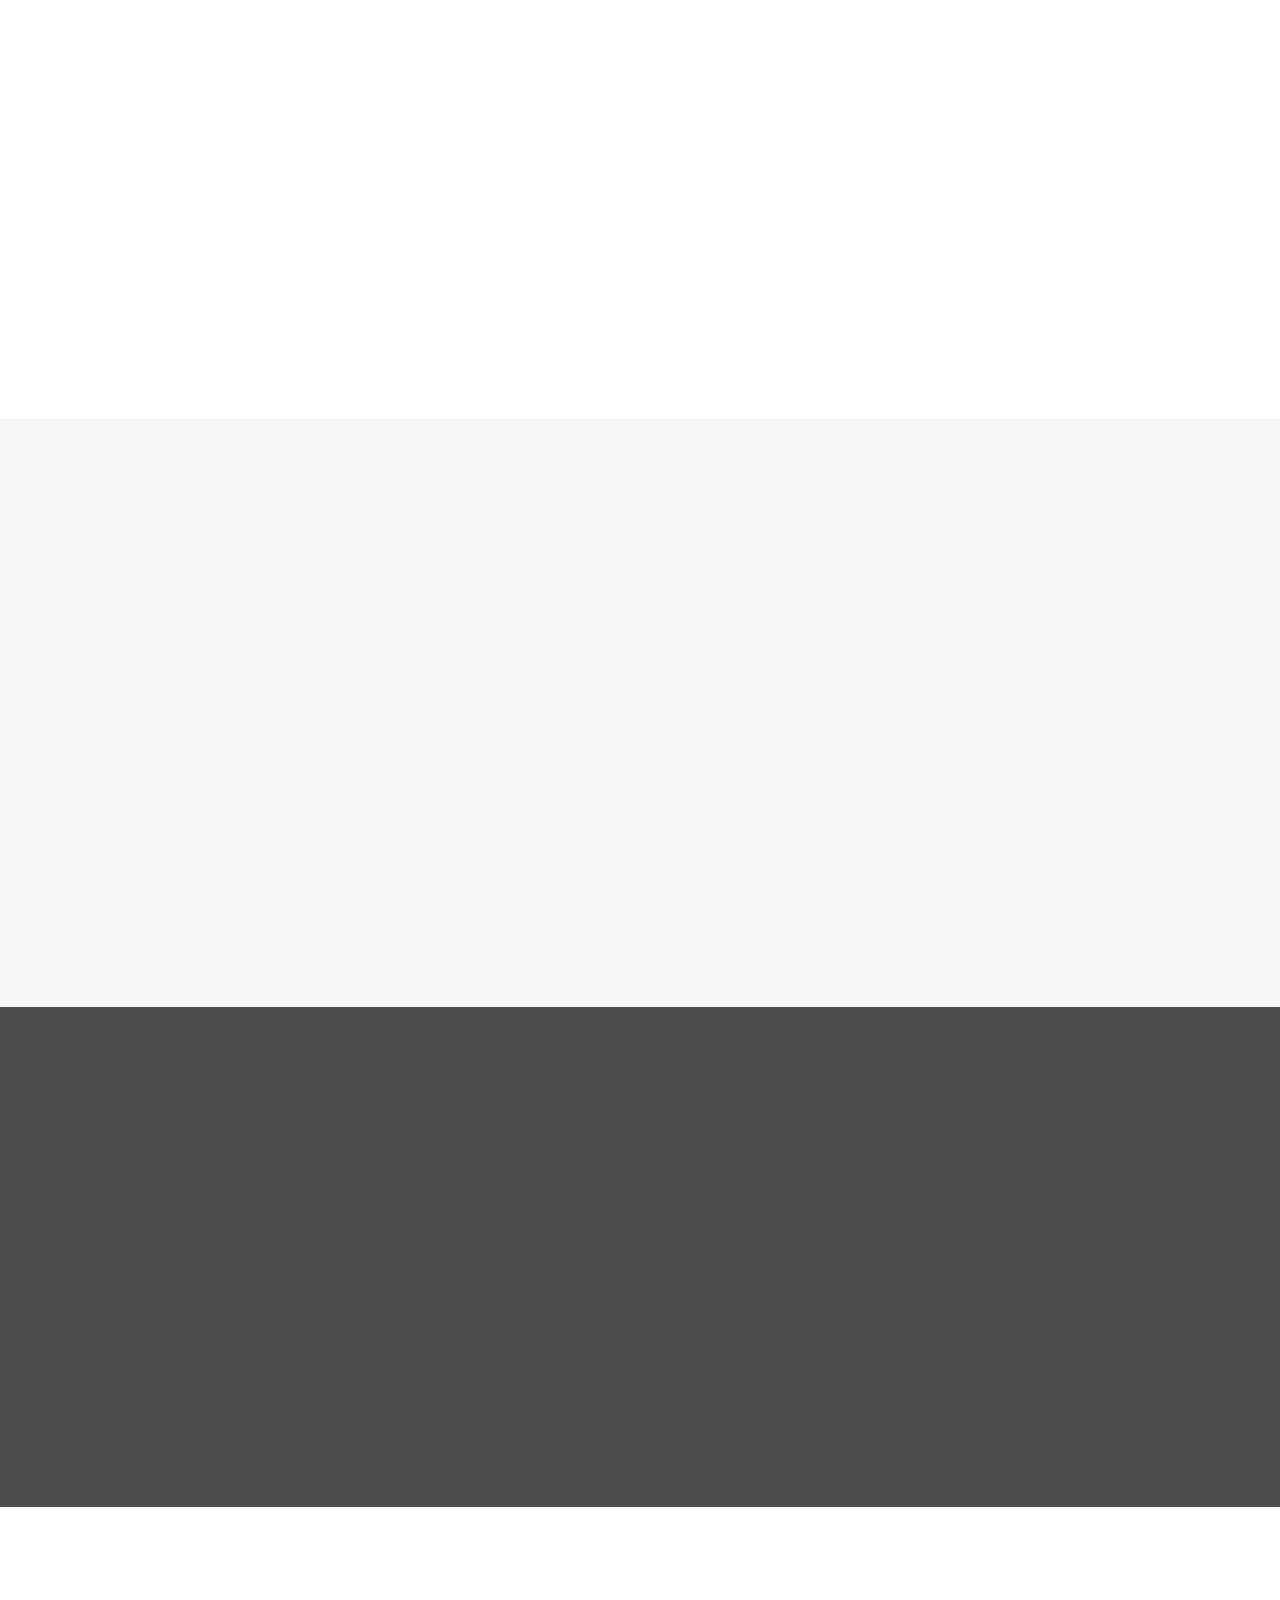
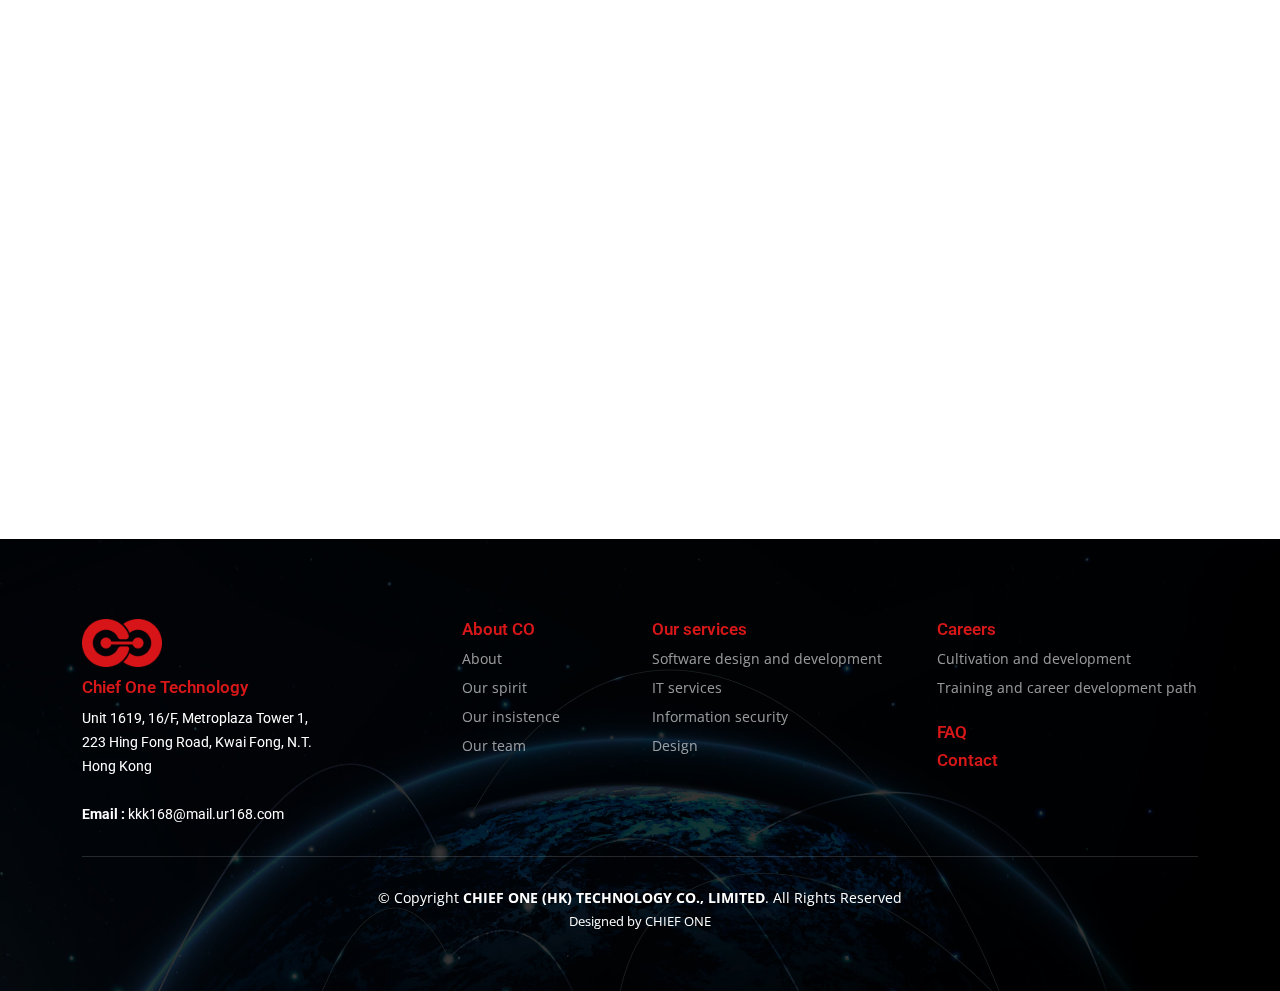
<file: careers.html>
<!DOCTYPE html>
<html lang="en">

<head>
  <meta charset="utf-8">
  <meta content="width=device-width, initial-scale=1.0" name="viewport">

  <title>Careers - Chief One Technology</title>
  <meta content="Chief One Technology is not only a globally recognized technology company but also a family filled with talented experts that help global brands, enterprises, mid-size businesses or even startups with innovative solutions." name="description">
  <meta content="Software design and development , IT services , Server-side monitoring , Network monitoring , Browser-side monitoring , Mobile monitoring , Information security , Design , Visual design , 3D design , Animation design , Game soundtrack" name="keywords">

  <!-- Favicons -->
  <link href="assets/img/favicon.png" rel="icon">
  <link href="assets/img/apple-touch-icon.png" rel="apple-touch-icon">

  <!-- Google Fonts -->
  <link rel="preconnect" href="https://fonts.googleapis.com">
  <link rel="preconnect" href="https://fonts.gstatic.com" crossorigin>
  <link
    href="https://fonts.googleapis.com/css2?family=Open+Sans:ital,wght@0,300;0,400;0,500;0,600;0,700;1,300;1,400;1,600;1,700&family=Roboto:ital,wght@0,300;0,400;0,500;0,600;0,700;1,300;1,400;1,500;1,600;1,700&family=Work+Sans:ital,wght@0,300;0,400;0,500;0,600;0,700;1,300;1,400;1,500;1,600;1,700&display=swap"
    rel="stylesheet">

  <!-- Vendor CSS Files -->
  <link href="assets/vendor/bootstrap/css/bootstrap.min.css" rel="stylesheet">
  <link href="assets/vendor/bootstrap-icons/bootstrap-icons.css" rel="stylesheet">
  <link href="assets/vendor/fontawesome-free/css/all.min.css" rel="stylesheet">
  <link href="assets/vendor/aos/aos.css" rel="stylesheet">
  <link href="assets/vendor/glightbox/css/glightbox.min.css" rel="stylesheet">
  <link href="assets/vendor/swiper/swiper-bundle.min.css" rel="stylesheet">

  <!-- Template Main CSS File -->
  <link href="assets/css/main.css" rel="stylesheet">

  
</head>

<body>

  <!-- ======= Header ======= -->
  <header id="header" class="header d-flex align-items-center">
    <div class="container-fluid container-xl d-flex align-items-center justify-content-between">

      <a href="index.html" class="logo d-flex align-items-center">
        <img src="assets/img/logo.png" alt="">
      </a>

      <i class="mobile-nav-toggle mobile-nav-show bi bi-list"></i>
      <i class="mobile-nav-toggle mobile-nav-hide d-none bi bi-x"></i>
      <nav id="navbar" class="navbar">
        <ul>
          <li><a href="index.html">Home</a></li>
          <li><a href="about.html">About CO</a></li>
          <li class="dropdown"><a><span class="a" >Services
          <i class="bi bi-chevron-down dropdown-indicator"></i></span> </a>
            <ul>
              <li><a href="software-design.html">Software design and development</a></li>
              <li><a href="service-server-side.html">IT services</a></li>
              <li><a href="Information-security.html">Information security</a></li>
              <li><a href="service-design.html">Design</a></li>
            </ul>
          </li>
          <li><a href="careers.html" class="active">Careers</a></li>
          <li><a href="FAQ.html"> FAQ</a></li>
          <li><a href="contact.html" >Contact</a></li>
        </ul>
      </nav><!-- .navbar -->

    </div>
  </header><!-- End Header -->


  <main id="main">

    <!-- ======= Breadcrumbs ======= -->
    <div class="breadcrumbs d-flex align-items-center"
      style="background-image: url('assets/img/breadcrumbs-Careers.jpg');">
      <div class="container position-relative d-flex flex-column align-items-center" data-aos="fade">

        <h2 data-aos="fade-down">Careers</h2>
        <ol data-aos="fade-up">
          <li><a href="index.html">Home</a></li>
          <li>Careers</li>
        </ol>

      </div>
    </div><!-- End Breadcrumbs -->


    <!-- ======= Alt Services Section 2 ======= -->
    <section id="alt-services-2" class="alt-services">
      <div class="container" data-aos="fade-up">

        <div class="row justify-content-around gy-4">
          <div class="col-lg-5 d-flex flex-column justify-content-center">
            <h3>Let’s build the future together
            </h3>
            <p>We value every single one of our team members, and encourage bold and innovative ideas.<br>We incorporate
              talents, technology and best practices to realize all product development and innovations for our
              customers.</p>

            <p>We cooperate with our customers, to figure out their business problems and deliver effective and cutting edge solutions.</p>







          </div>

          <div class="col-lg-6 img-bg" style="background-image: url(assets/img/alt-services-2.jpg);" data-aos="zoom-in"
            data-aos-delay="100"></div>
        </div>

      </div>
    </section><!-- End Alt Services Section 2 -->

    



    <!-- ======= Servie Cards Section ======= -->
    <section id="services-cards" class="services-cards section-bg">
      <div class="container" data-aos="fade-up">

        <div class="row gy-4">

          <div class="col-lg-4 col-md-6" data-aos="zoom-in" data-aos-delay="100">
            <img src="assets/img/careers_icon01.png" alt="" class="careersimg-fluid">
            <h3 class="text-center mb">Employee
              <br>eeferral bonus
            </h3>
            </h3>

          </div><!-- End feature item-->


          <div class="col-lg-4 col-md-6" data-aos="zoom-in" data-aos-delay="100">
            <img src="assets/img/careers_icon02.png" alt="" class="careersimg-fluid">
            <h3 class="text-center mb">Clear career<br>
              development path</h3>

          </div><!-- End feature item-->



          <div class="col-lg-4 col-md-6" data-aos="zoom-in" data-aos-delay="100">
            <img src="assets/img/careers_icon03.png" alt="" class="careersimg-fluid">
            <h3 class="text-center mb">Flexible working hours and<br>
              working from home</h3>

          </div><!-- End feature item-->



          <div class="col-lg-4 col-md-6" data-aos="zoom-in" data-aos-delay="100">
            <img src="assets/img/careers_icon04.png" alt="" class="careersimg-fluid">
            <h3 class="text-center mb">Free snacks

              <br>and drinks
            </h3>

          </div><!-- End feature item-->



          <div class="col-lg-4 col-md-6" data-aos="zoom-in" data-aos-delay="100">
            <img src="assets/img/careers_icon05.png" alt="" class="careersimg-fluid">
            <h3 class="text-center mb">Annual<br>
              company trip</h3>

          </div><!-- End feature item-->



          <div class="col-lg-4 col-md-6" data-aos="zoom-in" data-aos-delay="100">
            <img src="assets/img/careers_icon06.png" alt="" class="careersimg-fluid">
            <h3 class="text-center mb">Regular dinner and<br>
              birthday parties</h3>

          </div><!-- End feature item-->



        </div>

      </div>
    </section><!-- End Servie Cards Section -->



    <!-- ======= Alt Services Section ======= -->
    <section id="alt-services" class="alt-services ">
      <div class="container" data-aos="fade-up">

        <div class="row justify-content-around gy-4 section-header-ca  f-size">
          <div class="col-lg-6 img-bg" style="background-image: url(assets/img/alt-services3.jpg);" data-aos="zoom-in"
            data-aos-delay="100"></div>

          <div class="col-lg-5 d-flex flex-column justify-content-center">
            <h2>Cultivation and development</h2>
            <span><p >We believe in human resource cultivation, and value comprehensive development of employees.</p></span>

            <span><p > We reach for cooperation target with friendly working environment as our core value.</p></span>
              
            <span><p>Human resource cultivation is the solution to ever changing world. With our training and career development path,
              
              we can transform training result effectively into work performance.</p></span>



          </div>
        </div>

      </div>
    </section><!-- End Alt Services Section -->


    <!-- ======= Servie Cards Section ======= -->
    <section id="training" class="services-cards section-bg">
      <div class="container" data-aos="fade-up">

        <div class="row gy-4 section-header-ca">

          <div class="col-lg-4 col-md-6 section-header-ca" data-aos="zoom-in" data-aos-delay="100">
            
            <h2 class="mb">Training and career development path
            </h2>
            </h3>

          </div><!-- End feature item-->


          <div class="col-lg-4 col-md-6" data-aos="zoom-in" data-aos-delay="100">
            <img src="assets/img/training_icon01.png" alt="" class="trainimg-fluid">
            <h3 class="">Orientation training</h3>
            <p>Assisting new employees to assimilate into working environment, through various training activities and mentoring system.</p>
            

          </div><!-- End feature item-->



          <div class="col-lg-4 col-md-6" data-aos="zoom-in" data-aos-delay="100">
            <img src="assets/img/training_icon02.png" alt="" class="trainimg-fluid">
            <h3 class="">Technical training</h3>
            <p>Providing periodical employee training on work related tools and skills, in order to improve work efficiency.</p>
            

          </div><!-- End feature item-->


          <div class="col-lg-4 col-md-6" data-aos="zoom-in" data-aos-delay="100">
            <img src="assets/img/training_icon03.png" alt="" class="trainimg-fluid">
            <h3 class="">Leadership training</h3>
            <p>Customized leadership and management training according to management level, in order to improve leadership and management skill.</p>
            

          </div><!-- End feature item-->



          <div class="col-lg-4 col-md-6" data-aos="zoom-in" data-aos-delay="100">
            <img src="assets/img/training_icon04.png" alt="" class="trainimg-fluid">
            <h3 class="">Language training</h3>
            <p>By improving employees’ foreign language skill, we can enhance their international perspective, and improve business communication effectiveness and quality.</p>
            

          </div><!-- End feature item-->



          <div class="col-lg-4 col-md-6" data-aos="zoom-in" data-aos-delay="100">
            <img src="assets/img/training_icon05.png" alt="" class="trainimg-fluid">
            <h3 class="">Professional training</h3>
            <p>On-site professional training by individual departments to improve professional skill and knowledge.</p>
            

          </div><!-- End feature item-->

        </section>

       
        <div class="hero-bottom overlay1" style="background-image: url('assets/img/img_careers.jpg');background-attachment: fixed;">
          <div class="container" data-aos="zoom-in" data-aos-delay="100">
            <div class="row align-items-center">
              
              <div class="col-lg-55 mx-auto slogan slogan1 aos-init aos-animate" >
                <h1 class="pb" style="text-align: center;" >Build the future<br>together</h1> 
                <p>Practitioners of dreams together </p>
               
              </div>
            </div>
          </div>
        </div>
      




          <!-- ======= Our Projects Section ======= -->
    <section id="projects" class="projects " >
      <div class="container" data-aos="fade-up">

        <div class="f-size text-center section-header-ca">
          <h2 >Employee benefit</h2>
          <p>Provide a comfortable working environment and a modern collaborative working space. Attach importance to the growth of company colleagues and provide complete staff training. A number of events are held from time to time, including employee travel subsidies, departmental dinners, etc.</p>
        </div>

        <div class="portfolio-isotope" data-portfolio-filter=".filter-remodeling" data-portfolio-layout="masonry" data-portfolio-sort="original-order">

          <ul class="portfolio-flters" data-aos="fade-up" data-aos-delay="100">
            
            <li data-filter=".filter-remodeling" class="filter-active">Environment</li>
            <li data-filter=".filter-construction"> Learning and development </li>
            <li data-filter=".filter-repairs"> Activity highlights</li>
           
          </ul><!-- End Projects Filters -->

          <div class="row gy-4 portfolio-container" data-aos="fade-up" data-aos-delay="200">

            <div class="col-lg-4 col-md-6 portfolio-item filter-remodeling">
              <div class="portfolio-content h-100">
                <img src="assets/img/projects/remodeling-1.jpg" class="img-fluid" alt="">
                <div class="portfolio-info">
                  
                  <a href="assets/img/projects/remodeling-1.jpg"  data-gallery="portfolio-gallery-remodeling" class="glightbox preview-link"><i class="bi bi-zoom-in"></i></a>
                 
                </div>
              </div>
            </div><!-- End Projects Item -->

            <div class="col-lg-4 col-md-6 portfolio-item filter-construction">
              <div class="portfolio-content h-100">
                <img src="assets/img/projects/construction-1.jpg" class="img-fluid" alt="">
                <div class="portfolio-info">
                 
                  <a href="assets/img/projects/construction-1.jpg"  data-gallery="portfolio-gallery-construction" class="glightbox preview-link"><i class="bi bi-zoom-in"></i></a>
                  
                </div>
              </div>
            </div><!-- End Projects Item -->

            <div class="col-lg-4 col-md-6 portfolio-item filter-repairs">
              <div class="portfolio-content h-100">
                <img src="assets/img/projects/repairs-1.jpg" class="img-fluid" alt="">
                <div class="portfolio-info">
                 
                  <a href="assets/img/projects/repairs-1.jpg"  data-gallery="portfolio-gallery-repairs" class="glightbox preview-link"><i class="bi bi-zoom-in"></i></a>
                 
                </div>
              </div>
            </div><!-- End Projects Item -->

            

            <div class="col-lg-4 col-md-6 portfolio-item filter-remodeling">
              <div class="portfolio-content h-100">
                <img src="assets/img/projects/remodeling-2.jpg" class="img-fluid" alt="">
                <div class="portfolio-info">
                 
                  <a href="assets/img/projects/remodeling-2.jpg"  data-gallery="portfolio-gallery-remodeling" class="glightbox preview-link"><i class="bi bi-zoom-in"></i></a>
                 
                </div>
              </div>
            </div><!-- End Projects Item -->

            <div class="col-lg-4 col-md-6 portfolio-item filter-construction">
              <div class="portfolio-content h-100">
                <img src="assets/img/projects/construction-2.jpg" class="img-fluid" alt="">
                <div class="portfolio-info">
                 
                  <a href="assets/img/projects/construction-2.jpg"  data-gallery="portfolio-gallery-construction" class="glightbox preview-link"><i class="bi bi-zoom-in"></i></a>
                 
                </div>
              </div>
            </div><!-- End Projects Item -->

            <div class="col-lg-4 col-md-6 portfolio-item filter-repairs">
              <div class="portfolio-content h-100">
                <img src="assets/img/projects/repairs-2.jpg" class="img-fluid" alt="">
                <div class="portfolio-info">
                  
                  <a href="assets/img/projects/repairs-2.jpg"  data-gallery="portfolio-gallery-repairs" class="glightbox preview-link"><i class="bi bi-zoom-in"></i></a>
                  
                </div>
              </div>
            </div><!-- End Projects Item -->

           

            <div class="col-lg-4 col-md-6 portfolio-item filter-remodeling">
              <div class="portfolio-content h-100">
                <img src="assets/img/projects/remodeling-3.jpg" class="img-fluid" alt="">
                <div class="portfolio-info">
                  
                  <a href="assets/img/projects/remodeling-3.jpg"  data-gallery="portfolio-gallery-remodeling" class="glightbox preview-link"><i class="bi bi-zoom-in"></i></a>
                  
                </div>
              </div>
            </div><!-- End Projects Item -->

            <div class="col-lg-4 col-md-6 portfolio-item filter-construction">
              <div class="portfolio-content h-100">
                <img src="assets/img/projects/construction-3.jpg" class="img-fluid" alt="">
                <div class="portfolio-info">
                 
                  <a href="assets/img/projects/construction-3.jpg"  data-gallery="portfolio-gallery-construction" class="glightbox preview-link"><i class="bi bi-zoom-in"></i></a>
                 
                </div>
              </div>
            </div><!-- End Projects Item -->

            <div class="col-lg-4 col-md-6 portfolio-item filter-repairs">
              <div class="portfolio-content h-100">
                <img src="assets/img/projects/repairs-3.jpg" class="img-fluid" alt="">
                <div class="portfolio-info">
                  
                  <a href="assets/img/projects/repairs-3.jpg"  data-gallery="portfolio-gallery-repairs" class="glightbox preview-link"><i class="bi bi-zoom-in"></i></a>
                 
                </div>
              </div>
            </div><!-- End Projects Item -->

            

            


          </div><!-- End Projects Container -->
          
        </div>

      </div>
    </section><!-- End Our Projects Section -->

    
  </main><!-- End #main -->


  

<!-- ======= Footer ======= -->
<footer id="footer" class="footer">

  <div class="footer-content position-relative">
    <div class="container">
      <div class="row">

        <div class="col-lg-4 col-md-6">
          <div class="footer-info">
            <div class="footer-logo">
              <img class="lazy" src="assets/img/logo.png" style="display: inline;">
          </div>
          <h4 style="color:#d71718" >Chief One Technology</h4>
            <p>
              Unit 1619, 16/F, Metroplaza Tower 1, <br>223 Hing Fong Road, Kwai Fong, N.T.<br>Hong Kong<br><br>
              
              <strong>Email : </strong> kkk168@mail.ur168.com<br>
            </p>
           
          </div>
        </div><!-- End footer info column-->

        <div class="col-lg-2 col-md-3 footer-links">
          <h4 style="color:#d71718">About CO</h4>
          <ul>
            <li><a href="about.html">About</a></li>
            <li><a href="about.html#alt-services">Our spirit</a></li>
            <li><a href="about.html#services">Our insistence</a></li>
            <li><a href="about.html#team">Our team</a></li>
          </ul>
        </div><!-- End footer links column-->

        <div class="col-lg-3 col-md-3 footer-links">
          <h4 style="color:#d71718">Our services</h4>
          <ul>
            <li><a href="software-design.html">Software design and development</a></li>
            <li><a href="service-server-side.html">IT services</a></li>
            <li><a href="Information-security.html">Information security</a></li>
            <li><a href="service-design.html">Design</a></li>
          </ul>
        </div><!-- End footer links column-->

        <div class="col-lg-3 col-md-3 footer-links">
          <h4 style="color:#d71718">Careers</h4>
          <ul>
            <li><a href="#">Cultivation and development</a></li>
            <li><a href="#">Training and career development path</a></li>
            
          </ul>
          <h4 class="footer_fQ" style="color:#d71718"><a href="FAQ.html">FAQ</a></h4>
          
          <h4 class="" style="color:#d71718"><a href="contact.html">Contact</a></h4>
          

        </div><!-- End footer links column-->

        

      </div>
    </div>
  </div>

  <div class="footer-legal text-center position-relative">
    <div class="container">
      <div class="copyright">
        &copy; Copyright <strong><span>CHIEF ONE (HK) TECHNOLOGY CO., LIMITED</span></strong>. All Rights Reserved
      </div>
      <div class="credits">
       
        Designed by CHIEF ONE
      </div>
    </div>
  </div>

</footer>
<!-- End Footer -->

  <a href="#" class="scroll-top d-flex align-items-center justify-content-center"><i
      class="bi bi-arrow-up-short"></i></a>

  <div id="preloader"></div>

  <!-- Vendor JS Files -->
  <script src="assets/vendor/bootstrap/js/bootstrap.bundle.min.js"></script>
  <script src="assets/vendor/aos/aos.js"></script>
  <script src="assets/vendor/glightbox/js/glightbox.min.js"></script>
  <script src="assets/vendor/isotope-layout/isotope.pkgd.min.js"></script>
  <script src="assets/vendor/swiper/swiper-bundle.min.js"></script>
  <script src="assets/vendor/purecounter/purecounter_vanilla.js"></script>
  <script src="assets/vendor/php-email-form/validate.js"></script>

  <!-- Template Main JS File -->
  <script src="assets/js/main.js"></script>

</body>

</html>
</file>
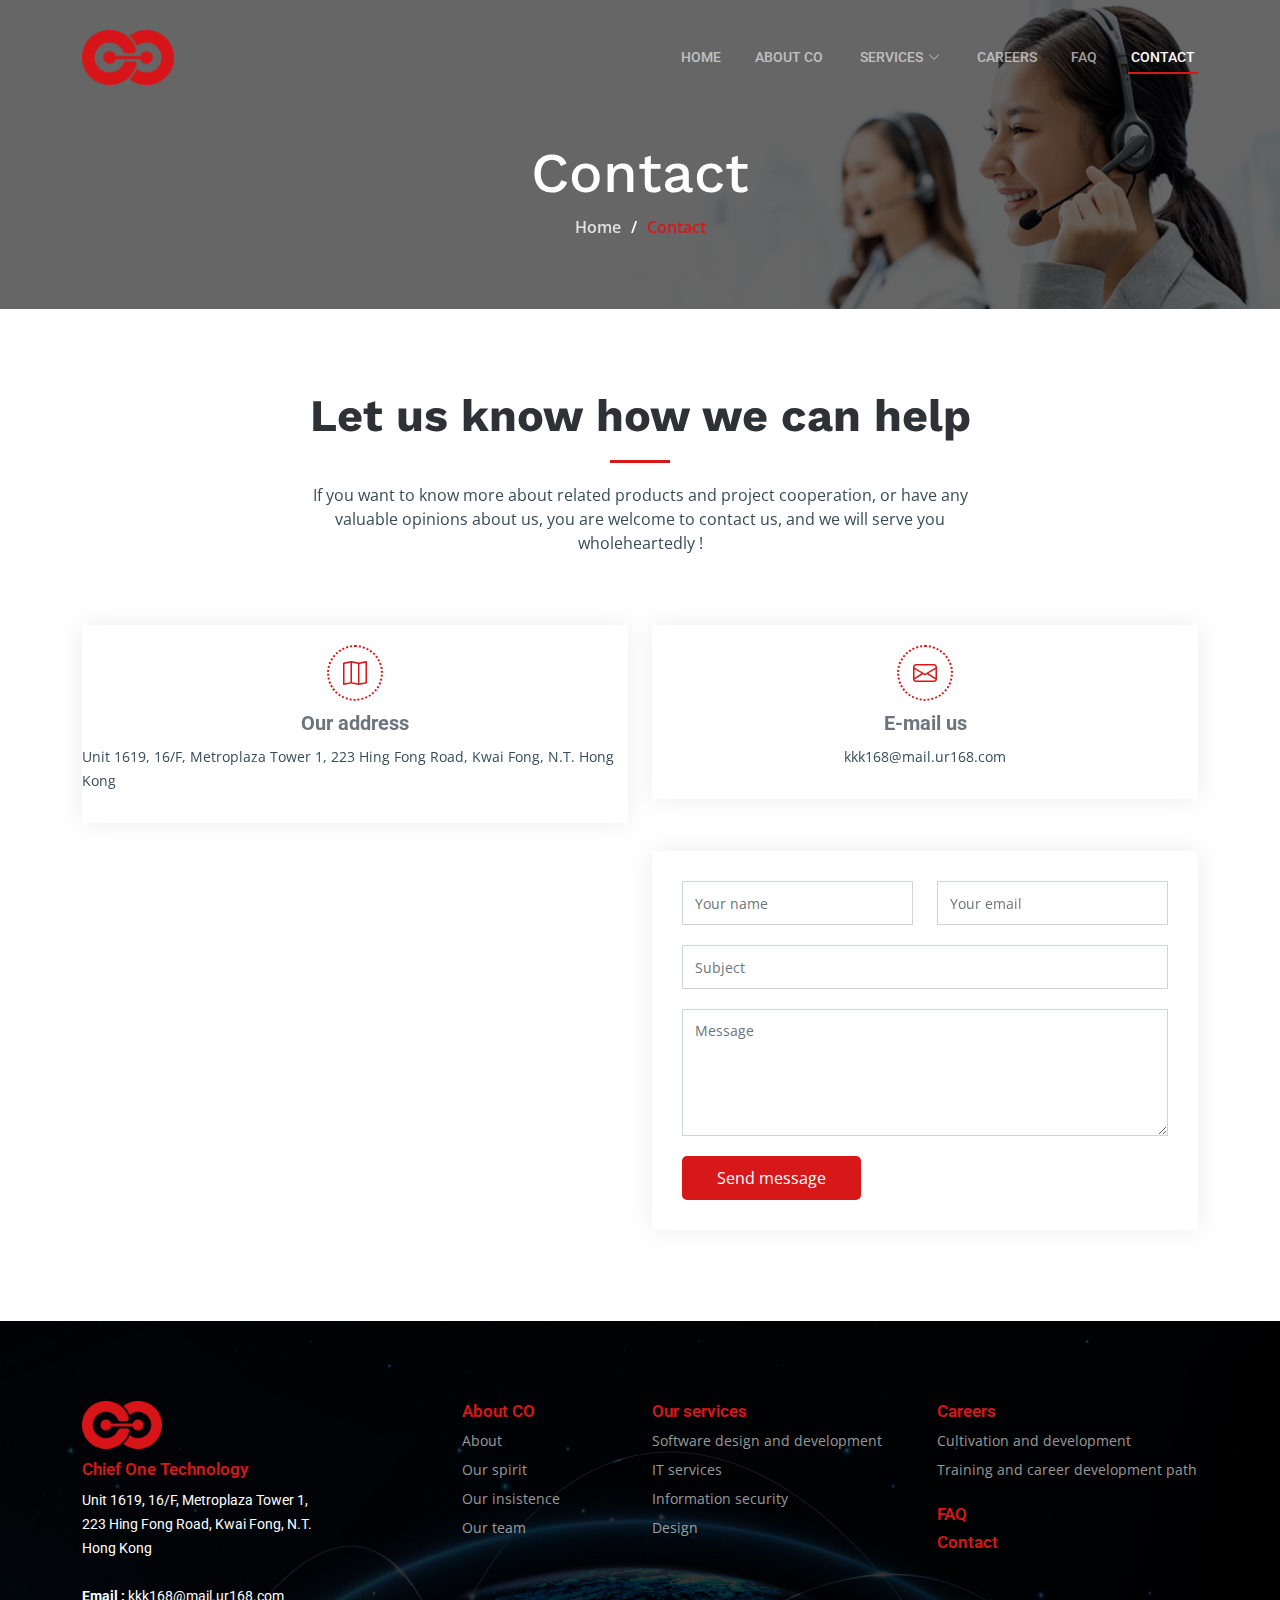
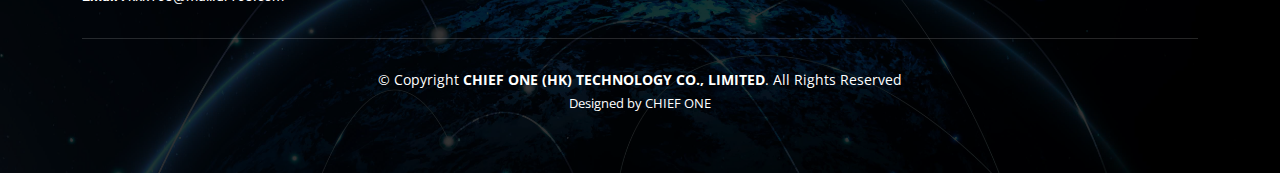
<file: contact.html>
<!DOCTYPE html>
<html lang="en">

<head>
  <meta charset="utf-8">
  <meta content="width=device-width, initial-scale=1.0" name="viewport">

  <title>Contact - Chief One Technology </title>
  <meta content="Chief One Technology is not only a globally recognized technology company but also a family filled with talented experts that help global brands, enterprises, mid-size businesses or even startups with innovative solutions." name="description">
  <meta content="Software design and development , IT services , Server-side monitoring , Network monitoring , Browser-side monitoring , Mobile monitoring , Information security , Design , Visual design , 3D design , Animation design , Game soundtrack" name="keywords">

  <!-- Favicons -->
  <link href="assets/img/favicon.png" rel="icon">
  <link href="assets/img/apple-touch-icon.png" rel="apple-touch-icon">

  <!-- Google Fonts -->
  <link rel="preconnect" href="https://fonts.googleapis.com">
  <link rel="preconnect" href="https://fonts.gstatic.com" crossorigin>
  <link href="https://fonts.googleapis.com/css2?family=Open+Sans:ital,wght@0,300;0,400;0,500;0,600;0,700;1,300;1,400;1,600;1,700&family=Roboto:ital,wght@0,300;0,400;0,500;0,600;0,700;1,300;1,400;1,500;1,600;1,700&family=Work+Sans:ital,wght@0,300;0,400;0,500;0,600;0,700;1,300;1,400;1,500;1,600;1,700&display=swap" rel="stylesheet">

  <!-- Vendor CSS Files -->
  <link href="assets/vendor/bootstrap/css/bootstrap.min.css" rel="stylesheet">
  <link href="assets/vendor/bootstrap-icons/bootstrap-icons.css" rel="stylesheet">
  <link href="assets/vendor/fontawesome-free/css/all.min.css" rel="stylesheet">
  <link href="assets/vendor/aos/aos.css" rel="stylesheet">
  <link href="assets/vendor/glightbox/css/glightbox.min.css" rel="stylesheet">
  <link href="assets/vendor/swiper/swiper-bundle.min.css" rel="stylesheet">

  <!-- Template Main CSS File -->
  <link href="assets/css/main.css" rel="stylesheet">

</head>

<body>

<!-- ======= Header ======= -->
<header id="header" class="header d-flex align-items-center">
  <div class="container-fluid container-xl d-flex align-items-center justify-content-between">

    <a href="index.html" class="logo d-flex align-items-center">
       <img src="assets/img/logo.png" alt="">
    </a>

    <i class="mobile-nav-toggle mobile-nav-show bi bi-list"></i>
    <i class="mobile-nav-toggle mobile-nav-hide d-none bi bi-x"></i>
    <nav id="navbar" class="navbar">
      <ul>
        <li><a href="index.html">Home</a></li>
        <li><a href="about.html">About CO</a></li>
        <li class="dropdown"><a><span class="a" >Services
        <i class="bi bi-chevron-down dropdown-indicator"></i></span> </a>
          <ul>
            <li><a href="software-design.html">Software design and development</a></li>
            <li><a href="service-server-side.html">IT services</a></li>
            <li><a href="Information-security.html">Information security</a></li>
            <li><a href="service-design.html">Design</a></li>
          </ul>
        </li>
        <li><a href="careers.html">Careers</a></li>
        <li><a href="FAQ.html"> FAQ</a></li>

        <li><a href="contact.html" class="active">Contact</a></li>
      </ul>
    </nav><!-- .navbar -->

  </div>
</header><!-- End Header -->

  <main id="main">

    <!-- ======= Breadcrumbs ======= -->
    <div class="breadcrumbs d-flex align-items-center" style="background-image: url('assets/img/breadcrumbs-bg-1.jpg'); ">
      <div class="container position-relative d-flex flex-column align-items-center" data-aos="fade">

        <h2 data-aos="fade-down">Contact</h2>
        <ol data-aos="fade-up">
          <li><a href="index.html">Home</a></li>
          <li>Contact</li>
        </ol>

      </div>
    </div><!-- End Breadcrumbs -->

    <!-- ======= Contact Section ======= -->
    <section id="contact" class="contact features">
      <div class="container" data-aos="fade-up" data-aos-delay="100">

        

          <div class="section-header tab-pane">
            <h3>Let us know how we can help</h3>
            <p>If you want to know more about related products and project cooperation, or have any valuable opinions about us, you are welcome to contact us, and we will serve you wholeheartedly !</p>
          </div>

        <div class="row gy-4">
          <div class="col-lg-6">
            <div class="info-item  d-flex flex-column justify-content-center align-items-center">
              <i class="bi bi-map"></i>
              <h3>Our address</h3>
              <p>Unit 1619, 16/F, Metroplaza Tower 1, 223 Hing Fong Road, Kwai Fong, N.T. Hong Kong</p>
            </div>
          </div><!-- End Info Item -->

          <div class="col-lg-6">
            <div class="info-item d-flex flex-column justify-content-center align-items-center">
              <i class="bi bi-envelope"></i>
              <h3>E-mail us</h3>
              <p>kkk168@mail.ur168.com </p>
            </div>
          </div><!-- End Info Item -->
        </div>

        

        <div class="row gy-4 mt-1">


          <div class="col-lg-6 ">
            <iframe src="https://www.google.com/maps/embed?pb=!1m18!1m12!1m3!1d3689.8842004710086!2d114.12221833119354!3d22.358000899420905!2m3!1f0!2f0!3f0!3m2!1i1024!2i768!4f13.1!3m3!1m2!1s0x3403f8bdd231efed%3A0x9ea51164e774b2cc!2sMetroplaza%20Tower%201%2C%20223%20Hing%20Fong%20Rd%2C%20Kwai%20Fong%2C%20Hong%20Kong!5e0!3m2!1sen!2stw!4v1660296712592!5m2!1sen!2stw"  frameborder="0" style="border:0; width: 100%; height: 384px;" allowfullscreen></iframe>
          </div><!-- End Google Maps -->
                          
<div class="col-lg-6">
          <div class="reply-form">

            <form action="">
              <div class="php-email-form">
              <div class="row gy-4">
                <div class="col-md-6 form-group">
                  <input name="name" type="text" class="form-control" placeholder="Your name">
                </div>
                <div class="col-md-6 form-group">
                  <input name="email" type="text" class="form-control" placeholder="Your email">
                </div>
              </div>
              <div class="row  gy-4">
                <div class="col form-group">
                  <input name="website" type="text" class="form-control" placeholder="Subject">
                </div>
              </div>
              <div class="row  gy-4">
                <div class="col form-group">
                  <textarea name="comment"  rows="5" class="form-control" placeholder="Message"></textarea>
                </div>
              </div>
              <button type="submit" class="btn btn-primary">Send message</button>
</div>
            </form>

          </div>


          


        </div>

      </div>
    </section><!-- End Contact Section -->
    

  </main><!-- End #main -->

<!-- ======= Footer ======= -->
<footer id="footer" class="footer">

  <div class="footer-content position-relative">
    <div class="container">
      <div class="row">

        <div class="col-lg-4 col-md-6">
          <div class="footer-info">
            <div class="footer-logo">
              <img class="lazy" src="assets/img/logo.png" style="display: inline;">
          </div>
          <h4 style="color:#d71718" >Chief One Technology</h4>
            <p>
              Unit 1619, 16/F, Metroplaza Tower 1, <br>223 Hing Fong Road, Kwai Fong, N.T.<br>Hong Kong<br><br>
              
              <strong>Email : </strong> kkk168@mail.ur168.com<br>
            </p>
           
          </div>
        </div><!-- End footer info column-->

        <div class="col-lg-2 col-md-3 footer-links">
          <h4 style="color:#d71718">About CO</h4>
          <ul>
            <li><a href="about.html">About</a></li>
            <li><a href="about.html#alt-services">Our spirit</a></li>
            <li><a href="about.html#services">Our insistence</a></li>
            <li><a href="about.html#team">Our team</a></li>
          </ul>
        </div><!-- End footer links column-->

        <div class="col-lg-3 col-md-3 footer-links">
          <h4 style="color:#d71718">Our services</h4>
          <ul>
            <li><a href="software-design.html">Software design and development</a></li>
            <li><a href="service-server-side.html">IT services</a></li>
            <li><a href="Information-security.html">Information security</a></li>
            <li><a href="service-design.html">Design</a></li>
          </ul>
        </div><!-- End footer links column-->

        <div class="col-lg-3 col-md-3 footer-links">
          <h4 style="color:#d71718">Careers</h4>
          <ul>
            <li><a href="careers.html#alt-services">Cultivation and development</a></li>
            <li><a href="careers.html#training">Training and career development path</a></li>
            
          </ul>
          <h4 class="footer_fQ" style="color:#d71718"><a href="FAQ.html">FAQ</a></h4>
          
          <h4 class="" style="color:#d71718"><a href="contact.html">Contact</a></h4>
          

        </div><!-- End footer links column-->
        
      </div>
    </div>
  </div>

  <div class="footer-legal text-center position-relative">
    <div class="container">
      <div class="copyright">
        &copy; Copyright <strong><span>CHIEF ONE (HK) TECHNOLOGY CO., LIMITED</span></strong>. All Rights Reserved
      </div>
      <div class="credits">
         Designed by CHIEF ONE
      </div>
    </div>
  </div>

</footer>
<!-- End Footer -->
      
  <a href="#" class="scroll-top d-flex align-items-center justify-content-center"><i class="bi bi-arrow-up-short"></i></a>

  <div id="preloader"></div>

  <!-- Vendor JS Files -->
  <script src="assets/vendor/bootstrap/js/bootstrap.bundle.min.js"></script>
  <script src="assets/vendor/aos/aos.js"></script>
  <script src="assets/vendor/glightbox/js/glightbox.min.js"></script>
  <script src="assets/vendor/isotope-layout/isotope.pkgd.min.js"></script>
  <script src="assets/vendor/swiper/swiper-bundle.min.js"></script>
  <script src="assets/vendor/purecounter/purecounter_vanilla.js"></script>
  <script src="assets/vendor/php-email-form/validate.js"></script>

  

  <!-- Template Main JS File -->
  <script src="assets/js/main.js"></script>

</body>

</html>
</file>
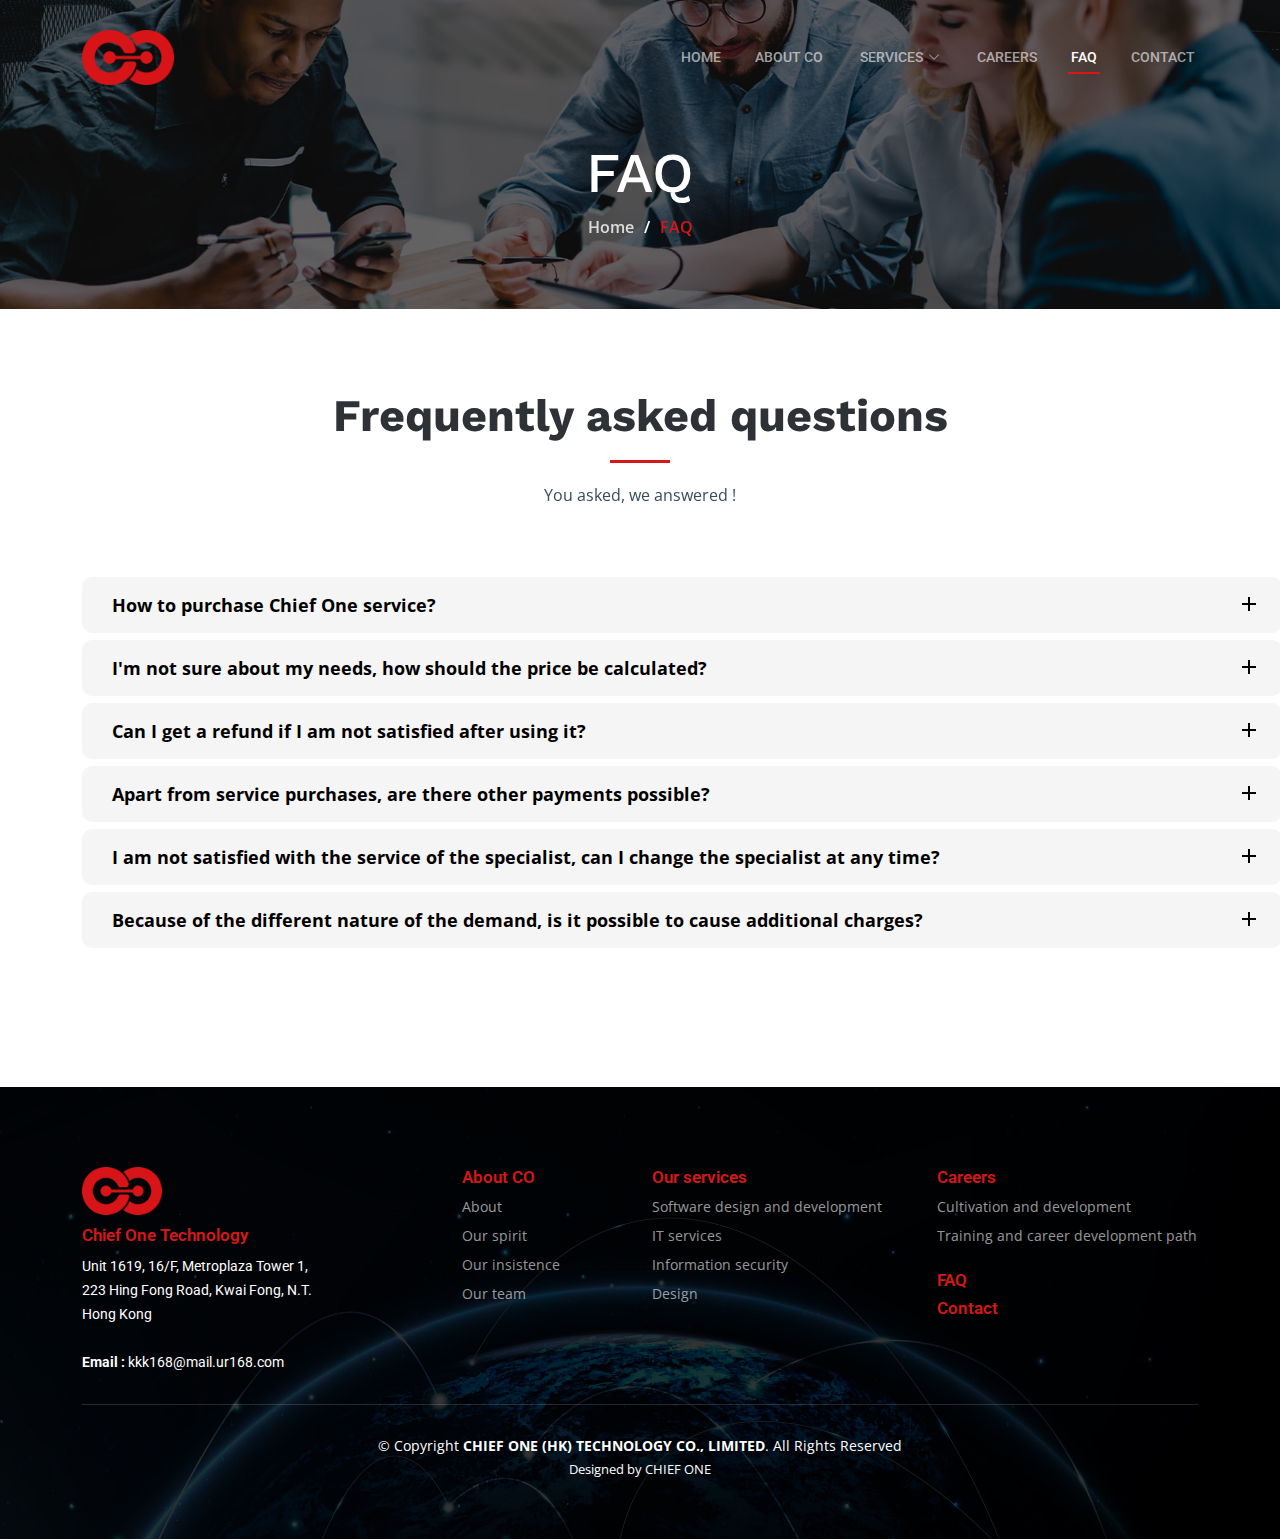
<file: FAQ.html>
<!DOCTYPE html>
<html lang="en">

<head>
  <meta charset="utf-8">
  <meta content="width=device-width, initial-scale=1.0" name="viewport">

  <title>FAQ - Chief One Technology</title>
  <meta content="Chief One Technology is not only a globally recognized technology company but also a family filled with talented experts that help global brands, enterprises, mid-size businesses or even startups with innovative solutions." name="description">
  <meta content="Software design and development , IT services , Server-side monitoring , Network monitoring , Browser-side monitoring , Mobile monitoring , Information security , Design , Visual design , 3D design , Animation design , Game soundtrack" name="keywords">

  <script src="assets/js/jquery.js"></script>

  <!-- Favicons -->
  <link href="assets/img/favicon.png" rel="icon">
  <link href="assets/img/apple-touch-icon.png" rel="apple-touch-icon">

  <!-- Google Fonts -->
  <link rel="preconnect" href="https://fonts.googleapis.com">
  <link rel="preconnect" href="https://fonts.gstatic.com" crossorigin>
  <link href="https://fonts.googleapis.com/css2?family=Open+Sans:ital,wght@0,300;0,400;0,500;0,600;0,700;1,300;1,400;1,600;1,700&family=Roboto:ital,wght@0,300;0,400;0,500;0,600;0,700;1,300;1,400;1,500;1,600;1,700&family=Work+Sans:ital,wght@0,300;0,400;0,500;0,600;0,700;1,300;1,400;1,500;1,600;1,700&display=swap" rel="stylesheet">

  <!-- Vendor CSS Files -->
  <link href="assets/vendor/bootstrap/css/bootstrap.min.css" rel="stylesheet">
  <link href="assets/vendor/bootstrap-icons/bootstrap-icons.css" rel="stylesheet">
  <link href="assets/vendor/fontawesome-free/css/all.min.css" rel="stylesheet">
  <link href="assets/vendor/aos/aos.css" rel="stylesheet">
  <link href="assets/vendor/glightbox/css/glightbox.min.css" rel="stylesheet">
  <link href="assets/vendor/swiper/swiper-bundle.min.css" rel="stylesheet">

  <!-- Template Main CSS File -->
  <link href="assets/css/main.css" rel="stylesheet">

  
</head>

<body>

 <!-- ======= Header ======= -->
 <header id="header" class="header d-flex align-items-center">
  <div class="container-fluid container-xl d-flex align-items-center justify-content-between">

    <a href="index.html" class="logo d-flex align-items-center">
      
      <img src="assets/img/logo.png" alt="">
     
    </a>

    <i class="mobile-nav-toggle mobile-nav-show bi bi-list"></i>
    <i class="mobile-nav-toggle mobile-nav-hide d-none bi bi-x"></i>
    <nav id="navbar" class="navbar">
      <ul>
        <li><a href="index.html">Home</a></li>
        <li><a href="about.html">About CO</a></li>
        <li class="dropdown"><a><span class="a" >Services
        <i class="bi bi-chevron-down dropdown-indicator"></i></span> </a>
          <ul>
            <li><a href="software-design.html">Software design and development</a></li>
            <li><a href="service-server-side.html">IT services</a></li>
            <li><a href="Information-security.html">Information security</a></li>
            <li><a href="service-design.html">Design</a></li>
          </ul>
        </li>
        <li><a href="careers.html">Careers</a></li>
        <li><a href="FAQ.html" class="active"> FAQ</a></li>
        
        <li><a href="contact.html" >Contact</a></li>
      </ul>
    </nav><!-- .navbar -->

  </div>
</header><!-- End Header -->

  <main id="main">

    <!-- ======= Breadcrumbs ======= -->
    <div class="breadcrumbs d-flex align-items-center" style="background-image: url('assets/img/breadcrumbs-faq.jpg');">
      <div class="container position-relative d-flex flex-column align-items-center" data-aos="fade">

        <h2 data-aos="fade-down">FAQ</h2>
        <ol data-aos="fade-up">
          <li><a href="index.html">Home</a></li>
          <li>FAQ</li>
        </ol>

      </div>
    </div><!-- End Breadcrumbs -->

    
  <section id="contact" class="features">
    <div class="container" data-aos="fade-up" data-aos-delay="100">
  <div class="section-header tab-pane">
    <h3>Frequently asked questions</h3>
    <p>You asked, we answered !</p>
    
  </div>

  <div class="job-content">
    
    <div class="job-area01" data-aos="fade-down">
     
      <div class="job-list">
        <div class="job-head">How to purchase Chief One service?　</div>
        <div class="job-container">
          <div class="job-subtitle"><p>Please contact us, we will have a specialist to serve you.
          </p></div>
          
        </div>
      </div>

      <div class="job-list">
        <div class="job-head">I'm not sure about my needs, how should the price be calculated?</div>
        <div class="job-container">
          <div class="job-subtitle"><p>Please contact us, we will have specialists to evaluate and guarantee you the most affordable price.
          </p></div>
          
        </div>
      </div>

      <div class="job-list">
        <div class="job-head">Can I get a refund if I am not satisfied after using it?</div>
        <div class="job-container">
          <div class="job-subtitle"><p>Yes, we guarantee that the fee can be refunded at any time within three months.
          </p></div>
          
        </div>
      </div>

      <div class="job-list">
        <div class="job-head">Apart from service purchases, are there other payments possible?</div>
        <div class="job-container">
          <div class="job-subtitle"><p>No, we will not increase the price at will, please rest assured.
          </p></div>
          
        </div>
      </div>


      <div class="job-list">
        <div class="job-head">I am not satisfied with the service of the specialist, can I change the specialist at any time?</div>
        <div class="job-container">
          <div class="job-subtitle"><p>Yes, our specialists have appraisal, as long as we are not satisfied, we will replace it immediately and provide the best service.</p></div>
          
        </div>
      </div>


      <div class="job-list">
        <div class="job-head">Because of the different nature of the demand, is it possible to cause additional charges?</div>
        <div class="job-container">
          <div class="job-subtitle"><p>We do not charge extra, we already have related modules in all walks of life, and we are confident that we can fulfill all customer needs.</p></div>
          
        </div>
      </div>


    </div>
  
  </div>
</div>

 </section>

<!-- ======= Footer ======= -->
<footer id="footer" class="footer">

  <div class="footer-content position-relative">
    <div class="container">
      <div class="row">

        <div class="col-lg-4 col-md-6">
          <div class="footer-info">
            <div class="footer-logo">
              <img class="lazy" src="assets/img/logo.png" style="display: inline;">
          </div>
          <h4 style="color:#d71718" >Chief One Technology</h4>
            <p>
              Unit 1619, 16/F, Metroplaza Tower 1, <br>223 Hing Fong Road, Kwai Fong, N.T.<br>Hong Kong<br><br>
             
              <strong>Email : </strong> kkk168@mail.ur168.com<br>
            </p>
            
          </div>
        </div><!-- End footer info column-->

        <div class="col-lg-2 col-md-3 footer-links">
          <h4 style="color:#d71718">About CO</h4>
          <ul>
            <li><a href="about.html">About</a></li>
            <li><a href="about.html#alt-services">Our spirit</a></li>
            <li><a href="about.html#services">Our insistence</a></li>
            <li><a href="about.html#team">Our team</a></li>
          </ul>
        </div><!-- End footer links column-->

        <div class="col-lg-3 col-md-3 footer-links">
          <h4 style="color:#d71718">Our services</h4>
          <ul>
            <li><a href="software-design.html">Software design and development</a></li>
            <li><a href="service-server-side.html">IT services</a></li>
            <li><a href="Information-security.html">Information security</a></li>
            <li><a href="service-design.html">Design</a></li>
          </ul>
        </div><!-- End footer links column-->

        <div class="col-lg-3 col-md-3 footer-links">
          <h4 style="color:#d71718">Careers</h4>
          <ul>
            <li><a href="careers.html#alt-services">Cultivation and development</a></li>
            <li><a href="careers.html#training">Training and career development path</a></li>
            
          </ul>
          <h4 class="footer_fQ" style="color:#d71718"><a href="FAQ.html">FAQ</a></h4>
          
          <h4 class="" style="color:#d71718"><a href="contact.html">Contact</a></h4>
          

        </div><!-- End footer links column-->

        

      </div>
    </div>
  </div>

  <div class="footer-legal text-center position-relative">
    <div class="container">
      <div class="copyright">
        &copy; Copyright <strong><span>CHIEF ONE (HK) TECHNOLOGY CO., LIMITED</span></strong>. All Rights Reserved
      </div>
      <div class="credits">
        Designed by CHIEF ONE
      </div>
    </div>
  </div>

</footer>
<!-- End Footer -->


  <a href="#" class="scroll-top d-flex align-items-center justify-content-center"><i class="bi bi-arrow-up-short"></i></a>

  <div id="preloader"></div>

  <!-- Vendor JS Files -->
  <script src="assets/vendor/bootstrap/js/bootstrap.bundle.min.js"></script>
  <script src="assets/vendor/aos/aos.js"></script>
  <script src="assets/vendor/glightbox/js/glightbox.min.js"></script>
  <script src="assets/vendor/isotope-layout/isotope.pkgd.min.js"></script>
  <script src="assets/vendor/swiper/swiper-bundle.min.js"></script>
  <script src="assets/vendor/purecounter/purecounter_vanilla.js"></script>
  <script src="assets/vendor/php-email-form/validate.js"></script>

  <!-- Template Main JS File -->
  <script src="assets/js/main.js"></script>

 

</body>

</html>
</file>
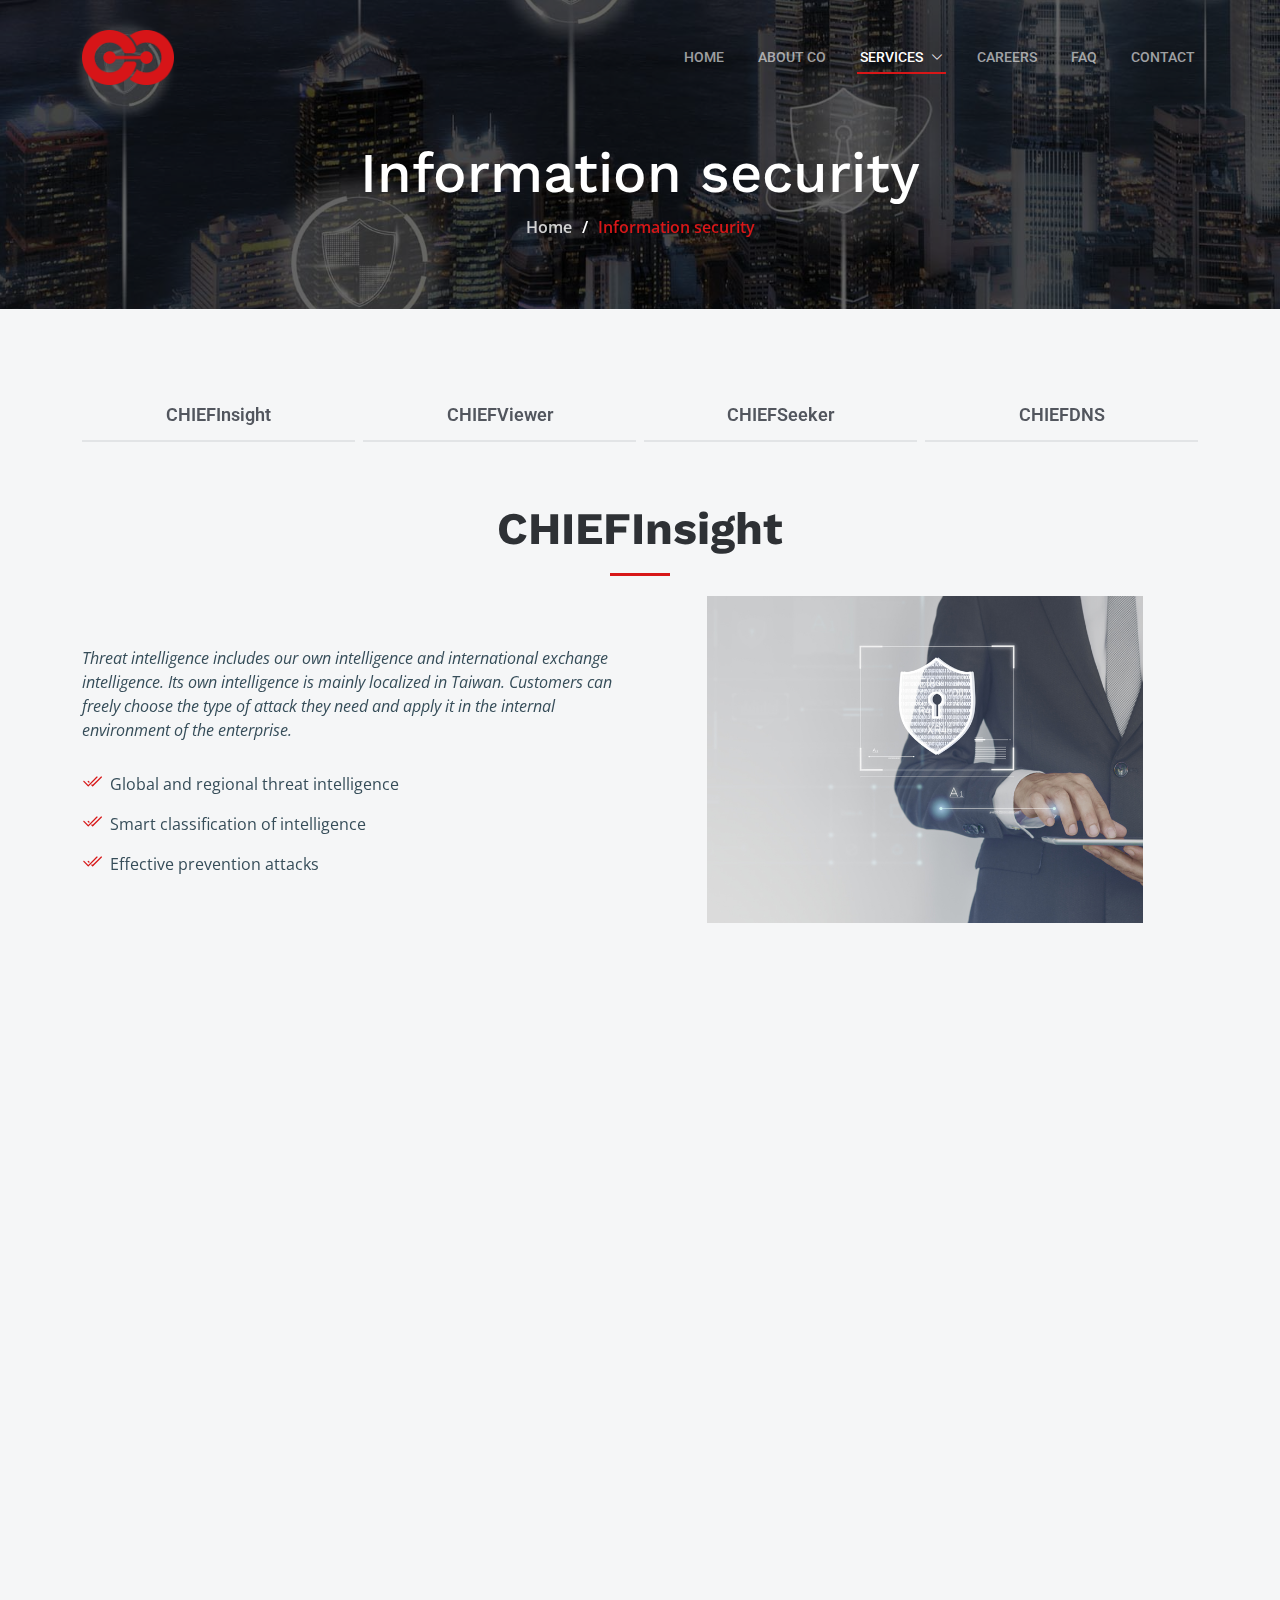
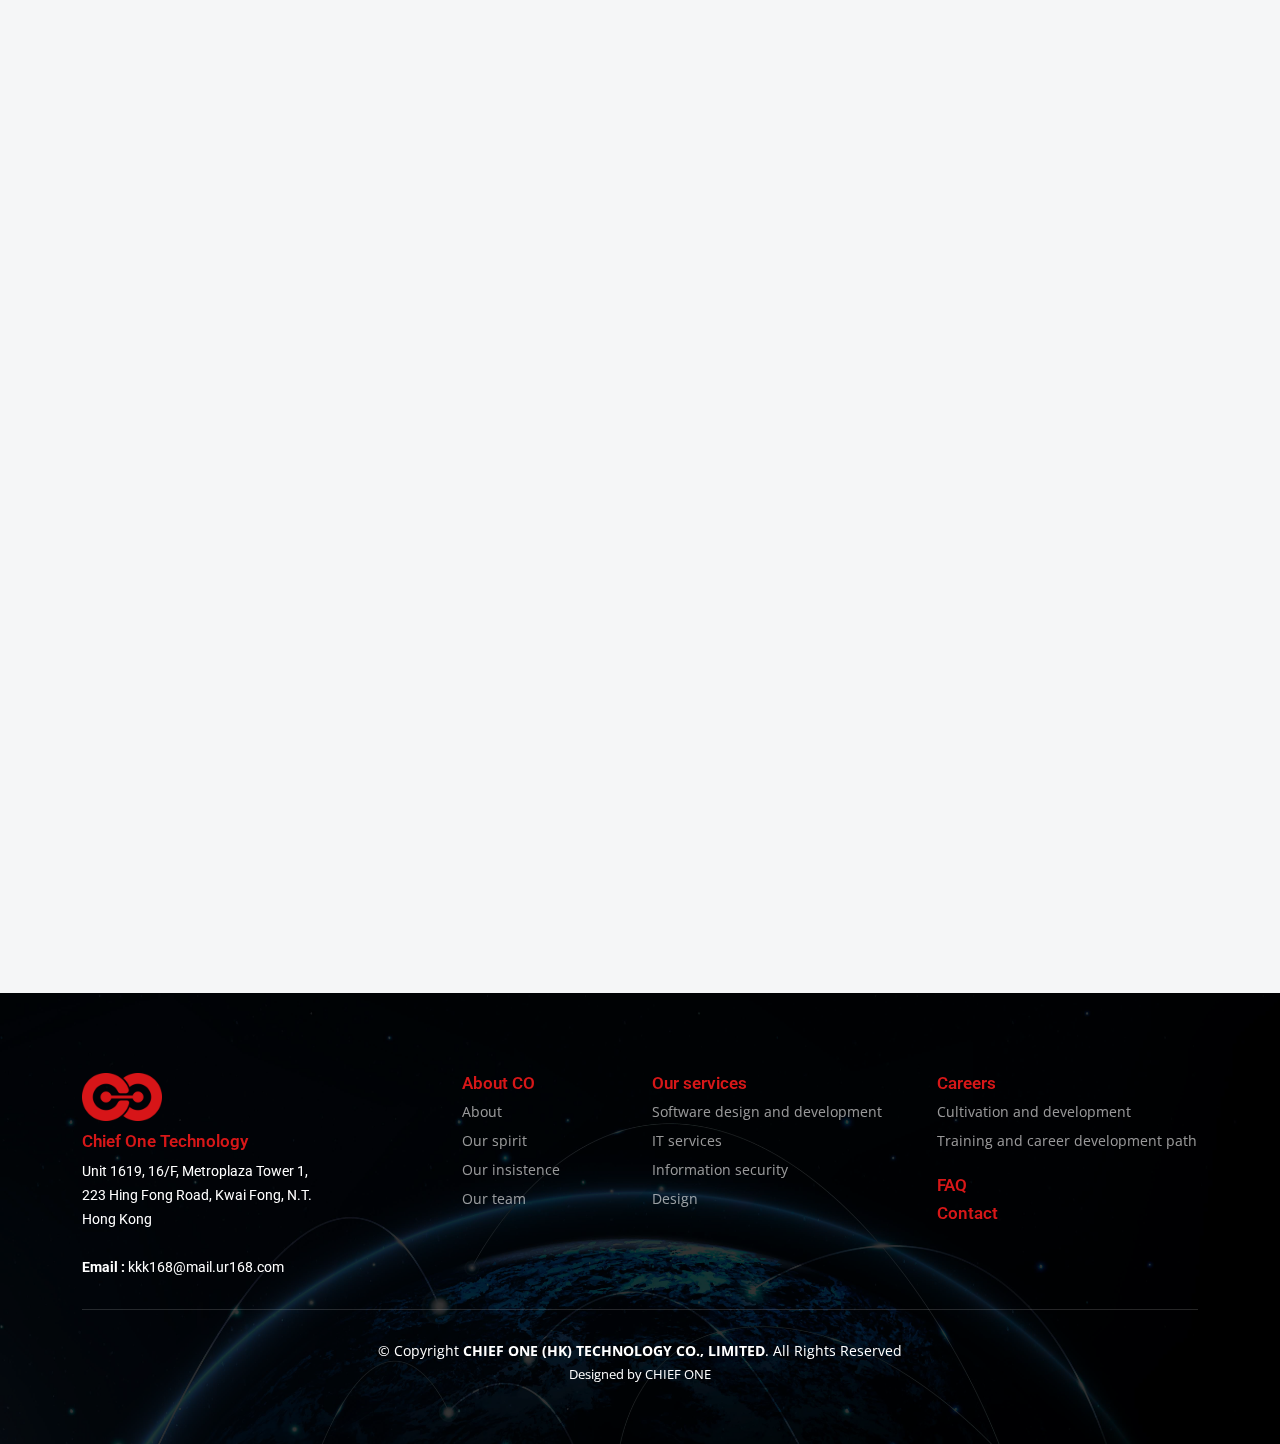
<file: Information-security.html>
<!DOCTYPE html>
<html lang="en">

<head>
  <meta charset="utf-8">
  <meta content="width=device-width, initial-scale=1.0" name="viewport">

  <title>Information security - Chief One Technology</title>
  <meta content="Chief One Technology is not only a globally recognized technology company but also a family filled with talented experts that help global brands, enterprises, mid-size businesses or even startups with innovative solutions." name="description">
  <meta content="Software design and development , IT services , Server-side monitoring , Network monitoring , Browser-side monitoring , Mobile monitoring , Information security , Design , Visual design , 3D design , Animation design , Game soundtrack" name="keywords">

  <!-- Favicons -->
  <link href="assets/img/favicon.png" rel="icon">
  <link href="assets/img/apple-touch-icon.png" rel="apple-touch-icon">

  <!-- Google Fonts -->
  <link rel="preconnect" href="https://fonts.googleapis.com">
  <link rel="preconnect" href="https://fonts.gstatic.com" crossorigin>
  <link href="https://fonts.googleapis.com/css2?family=Open+Sans:ital,wght@0,300;0,400;0,500;0,600;0,700;1,300;1,400;1,600;1,700&family=Roboto:ital,wght@0,300;0,400;0,500;0,600;0,700;1,300;1,400;1,500;1,600;1,700&family=Work+Sans:ital,wght@0,300;0,400;0,500;0,600;0,700;1,300;1,400;1,500;1,600;1,700&display=swap" rel="stylesheet">

  <!-- Vendor CSS Files -->
  <link href="assets/vendor/bootstrap/css/bootstrap.min.css" rel="stylesheet">
  <link href="assets/vendor/bootstrap-icons/bootstrap-icons.css" rel="stylesheet">
  <link href="assets/vendor/fontawesome-free/css/all.min.css" rel="stylesheet">
  <link href="assets/vendor/aos/aos.css" rel="stylesheet">
  <link href="assets/vendor/glightbox/css/glightbox.min.css" rel="stylesheet">
  <link href="assets/vendor/swiper/swiper-bundle.min.css" rel="stylesheet">

  <!-- Template Main CSS File -->
  <link href="assets/css/main.css" rel="stylesheet">

</head>

<body>

 <!-- ======= Header ======= -->
 <header id="header" class="header d-flex align-items-center">
  <div class="container-fluid container-xl d-flex align-items-center justify-content-between">

    <a href="index.html" class="logo d-flex align-items-center">
    <img src="assets/img/logo.png" alt="">
    </a>

    <i class="mobile-nav-toggle mobile-nav-show bi bi-list"></i>
    <i class="mobile-nav-toggle mobile-nav-hide d-none bi bi-x"></i>
    <nav id="navbar" class="navbar">
      <ul>
        <li><a href="index.html">Home</a></li>
        <li><a href="about.html">About CO</a></li>
        <li class="dropdown"><a class="active"><span >Services
        <i class="bi bi-chevron-down dropdown-indicator"></i></span> </a>
          <ul>
            <li><a href="software-design.html">Software design and development</a></li>
            <li><a href="service-server-side.html">IT services</a></li>
            <li><a href="Information-security.html">Information security</a></li>
            <li><a href="service-design.html">Design</a></li>
          </ul>
        </li>
        <li><a href="careers.html">Careers</a></li>
        <li><a href="FAQ.html"> FAQ</a></li>
        <li><a href="contact.html" >Contact</a></li>
      </ul>
    </nav><!-- .navbar -->

  </div>
</header><!-- End Header -->


  <main id="main">

    <!-- ======= Breadcrumbs ======= -->
    <div class="breadcrumbs d-flex align-items-center" style="background-image: url('assets/img/breadcrumbs-Information security.jpg');">
      <div class="container position-relative d-flex flex-column align-items-center" data-aos="fade">

        <h2 data-aos="fade-down">Information security</h2>
        <ol data-aos="fade-up">
          <li><a href="index.html">Home</a></li>
          <li>Information security</li>
        </ol>

      </div>
    </div><!-- End Breadcrumbs -->

     <!-- ======= Features Section ======= -->
     <section id="features" class="features section-bg">
      <div class="container" data-aos="fade-up">

        <ul class="nav nav-tabs row  g-2 d-flex">

          <li class="nav-item col-3">
            <a href="#Insight" class="nav-link ">
              <h4>CHIEFInsight</h4>
            </a>
          </li><!-- End tab nav item -->

          <li class="nav-item col-3">
            <a href="#viewer" class="nav-link">
              <h4>CHIEFViewer</h4>
            </a><!-- End tab nav item -->

          <li class="nav-item col-3">
            <a href="#seeker" class="nav-link">
              <h4>CHIEFSeeker</h4>
            </a>
          </li><!-- End tab nav item -->

          <li class="nav-item col-3">
            <a href="#DNS" class="nav-link">
              <h4>CHIEFDNS</h4>
            </a>
          </li><!-- End tab nav item -->

        </ul>
      

        
<div id="Insight">
          <div class="tab-pane active">
               <div class="row">
                 <div class="section-header1 col-lg-12 mt-3 mt-lg-0 d-flex flex-column justify-content-center top" data-aos="fade-up" data-aos-delay="100">
                   <h3 class="text-center" >CHIEFInsight</h3>
                   
   
                 </div>
   
               </div></div>


          <div class="tab-pane" id="tab-4">
            <div class="row">
              <div class="col-lg-6 order-2 order-lg-1 mt-3 mt-lg-0 d-flex flex-column justify-content-center" data-aos="fade-up" data-aos-delay="100">
                 <p class="fst-italic">
                  Threat intelligence includes our own intelligence and international exchange intelligence. Its own intelligence is mainly localized in Taiwan. Customers can freely choose the type of attack they need and apply it in the internal environment of the enterprise.
                </p>
                <ul>
                  <li><i class="bi bi-check2-all"></i> Global and regional threat intelligence</li>
                  <li><i class="bi bi-check2-all"></i> Smart classification of intelligence</li>
                  <li><i class="bi bi-check2-all"></i> Effective prevention attacks</li>
                </ul>
              </div>
              <div class="col-lg-6 order-1 order-lg-2 text-center bottom" data-aos="fade-up" data-aos-delay="200">
                <img src="assets/img/Insight.jpg" alt="" class="inforimg-fluid">
              </div>
            </div>
          </div>

        </div>
          


          <div id="viewer">
            <div class="tab-pane active">
                 <div class="row">
                   <div class="section-header1 col-lg-12 mt-3 mt-lg-0 d-flex flex-column justify-content-center top" data-aos="fade-up" data-aos-delay="100">
                     <h3 class="text-center" >CHIEFViewer</h3>
                     
     
                   </div>
     
                 </div></div>

          <div class="tab-pane" id="tab-4">
            <div class="row">
              <div class="col-lg-6 order-1 order-lg-1 text-center bottom" data-aos="fade-up" data-aos-delay="100">
                <img src="assets/img/Insight-1.jpg" alt="" class="inforimg-fluid">
              </div>
              <div class="col-lg-6 order-2 order-lg-1 mt-3 mt-lg-0 d-flex flex-column justify-content-center" data-aos="fade-up" data-aos-delay="200">
                
                <p class="fst-italic">
                  Conducting correlation analysis by collecting netflow and syslog with various devices for identify malicious behaviors and detect suspicious attacks exactly. Effectively management of information security incidents and suspicious events to ensure the safety of enterprise network operations.Help IT personnel to track the entire route taken by cyberattacks and raise their visibility of lateral movements in the intranet.
                </p>
                <ul>
                  <li><i class="bi bi-check2-all"></i>Effective detect Attacks</li>
                  <li><i class="bi bi-check2-all"></i>Detecting Lateral Movement</li>
                  <li><i class="bi bi-check2-all"></i>Highly Integrated Information Security Equipment</li>
                </ul>
              </div>
              
            </div>
          </div>

        </div>

    <div id="seeker">
      <div class="tab-pane active">
           <div class="row">
             <div class="section-header1 col-lg-12 mt-3 mt-lg-0 d-flex flex-column justify-content-center top" data-aos="fade-up" data-aos-delay="100">
               <h3 class="text-center" >CHIEFSeeker</h3>
               

             </div>

           </div></div>

    <div class="tab-pane" id="tab-4">
      <div class="row">
        <div class="col-lg-6 order-2 order-lg-1 mt-3 mt-lg-0 d-flex flex-column justify-content-center" data-aos="fade-up" data-aos-delay="100">
         <p class="fst-italic">
            CHIEFSeeker Managed Detection and Response (MDR) assists companies in continuous monitoring of network and endpoint data at a generally affordable cost and analyzes, determines and tracks such data to identify all types of malicious signs. Even the smallest of warnings can help detect and eliminate risks early, providing nonstop protection for a company's precious digital assets.
          </p>
          <ul>
            <li><i class="bi bi-check2-all"></i>Through the service of information security forensics experts, regular provide reports to customer to help early detection and elimination of risks.</li>
            <li><i class="bi bi-check2-all"></i>Automatically identify malicious footprints on the network to prevent vulnerability in the organization.</li>
            <li><i class="bi bi-check2-all"></i>Automated alerts and instant notification of critical threat events.</li>
            <li><i class="bi bi-check2-all"></i>Trace the root cause and process of events, and visually identify clues of lateral movement.</li>
          </ul>
        </div>
        <div class="col-lg-6 order-1 order-lg-1 text-center bottom" data-aos="fade-up" data-aos-delay="200">
          <img src="assets/img/Insight-2.jpg" alt="" class="inforimg-fluid">
        </div>
        
        
      </div>
    </div>

  </div>


  <div id="DNS">
    <div class="tab-pane active">
         <div class="row">
           <div class="section-header1 col-lg-12 mt-3 mt-lg-0 d-flex flex-column justify-content-center top" data-aos="fade-up" data-aos-delay="100">
             <h3 class="text-center" >CHIEFDNS</h3>
             

           </div>

         </div></div>

  <div class="tab-pane" id="tab-4">
    <div class="row">
      <div class="col-lg-6 order-1 order-lg-1 text-center" data-aos="fade-up" data-aos-delay="100">
        <img src="assets/img/Insight-3.jpg" alt="" class="inforimg-fluid">
      </div>
      <div class="col-lg-6 order-2 order-lg-1 mt-3 mt-lg-0 d-flex flex-column justify-content-center" data-aos="fade-up" data-aos-delay="200">
      <p class="fst-italic">
          CHIEFDNS is assisting enterprises to block fraud, phishing websites, malicious links and other security issues from DNS at the first time and sparing IT administrator's time and efforts on information security management and training.
        </p>
        <ul>
          <li><i class="bi bi-check2-all"></i>Block malicious websites</li>
          <li><i class="bi bi-check2-all"></i>Detection abnormal domain connection of endpoints</li>
          <li><i class="bi bi-check2-all"></i>Analysis report for traffic of DNS</li>
        </ul>
      </div>
      
    </div>
  </div>

</div>

</div>

     </section>    

  </main><!-- End #main -->

<!-- ======= Footer ======= -->
<footer id="footer" class="footer">

  <div class="footer-content position-relative">
    <div class="container">
      <div class="row">

        <div class="col-lg-4 col-md-6">
          <div class="footer-info">
            <div class="footer-logo">
              <img class="lazy" src="assets/img/logo.png" style="display: inline;">
          </div>
          <h4 style="color:#d71718" >Chief One Technology</h4>
            <p>
              Unit 1619, 16/F, Metroplaza Tower 1, <br>223 Hing Fong Road, Kwai Fong, N.T.<br>Hong Kong<br><br>
              <strong>Email : </strong> kkk168@mail.ur168.com<br>
            </p>
          </div>
        </div><!-- End footer info column-->

        <div class="col-lg-2 col-md-3 footer-links">
          <h4 style="color:#d71718">About CO</h4>
          <ul>
            <li><a href="about.html">About</a></li>
            <li><a href="about.html#alt-services">Our spirit</a></li>
            <li><a href="about.html#services">Our insistence</a></li>
            <li><a href="about.html#team">Our team</a></li>
          </ul>
        </div><!-- End footer links column-->

        <div class="col-lg-3 col-md-3 footer-links">
          <h4 style="color:#d71718">Our services</h4>
          <ul>
            <li><a href="software-design.html">Software design and development</a></li>
            <li><a href="service-server-side.html">IT services</a></li>
            <li><a href="Information-security.html">Information security</a></li>
            <li><a href="service-design.html">Design</a></li>
          </ul>
        </div><!-- End footer links column-->

        <div class="col-lg-3 col-md-3 footer-links">
          <h4 style="color:#d71718">Careers</h4>
          <ul>
            <li><a href="careers.html#alt-services">Cultivation and development</a></li>
            <li><a href="careers.html#training">Training and career development path</a></li>
            
          </ul>
          <h4 class="footer_fQ" style="color:#d71718"><a href="FAQ.html">FAQ</a></h4>
          
          <h4 class="" style="color:#d71718"><a href="contact.html">Contact</a></h4>
          

        </div><!-- End footer links column-->

      </div>
    </div>
  </div>

  <div class="footer-legal text-center position-relative">
    <div class="container">
      <div class="copyright">
        &copy; Copyright <strong><span>CHIEF ONE (HK) TECHNOLOGY CO., LIMITED</span></strong>. All Rights Reserved
      </div>
      <div class="credits">
        Designed by CHIEF ONE
      </div>
    </div>
  </div>

</footer>
<!-- End Footer -->

  <a href="#" class="scroll-top d-flex align-items-center justify-content-center"><i class="bi bi-arrow-up-short"></i></a>

  <div id="preloader"></div>

  <!-- Vendor JS Files -->
  <script src="assets/vendor/bootstrap/js/bootstrap.bundle.min.js"></script>
  <script src="assets/vendor/aos/aos.js"></script>
  <script src="assets/vendor/glightbox/js/glightbox.min.js"></script>
  <script src="assets/vendor/isotope-layout/isotope.pkgd.min.js"></script>
  <script src="assets/vendor/swiper/swiper-bundle.min.js"></script>
  <script src="assets/vendor/purecounter/purecounter_vanilla.js"></script>
  <script src="assets/vendor/php-email-form/validate.js"></script>

  <!-- Template Main JS File -->
  <script src="assets/js/main.js"></script>

</body>

</html>
</file>
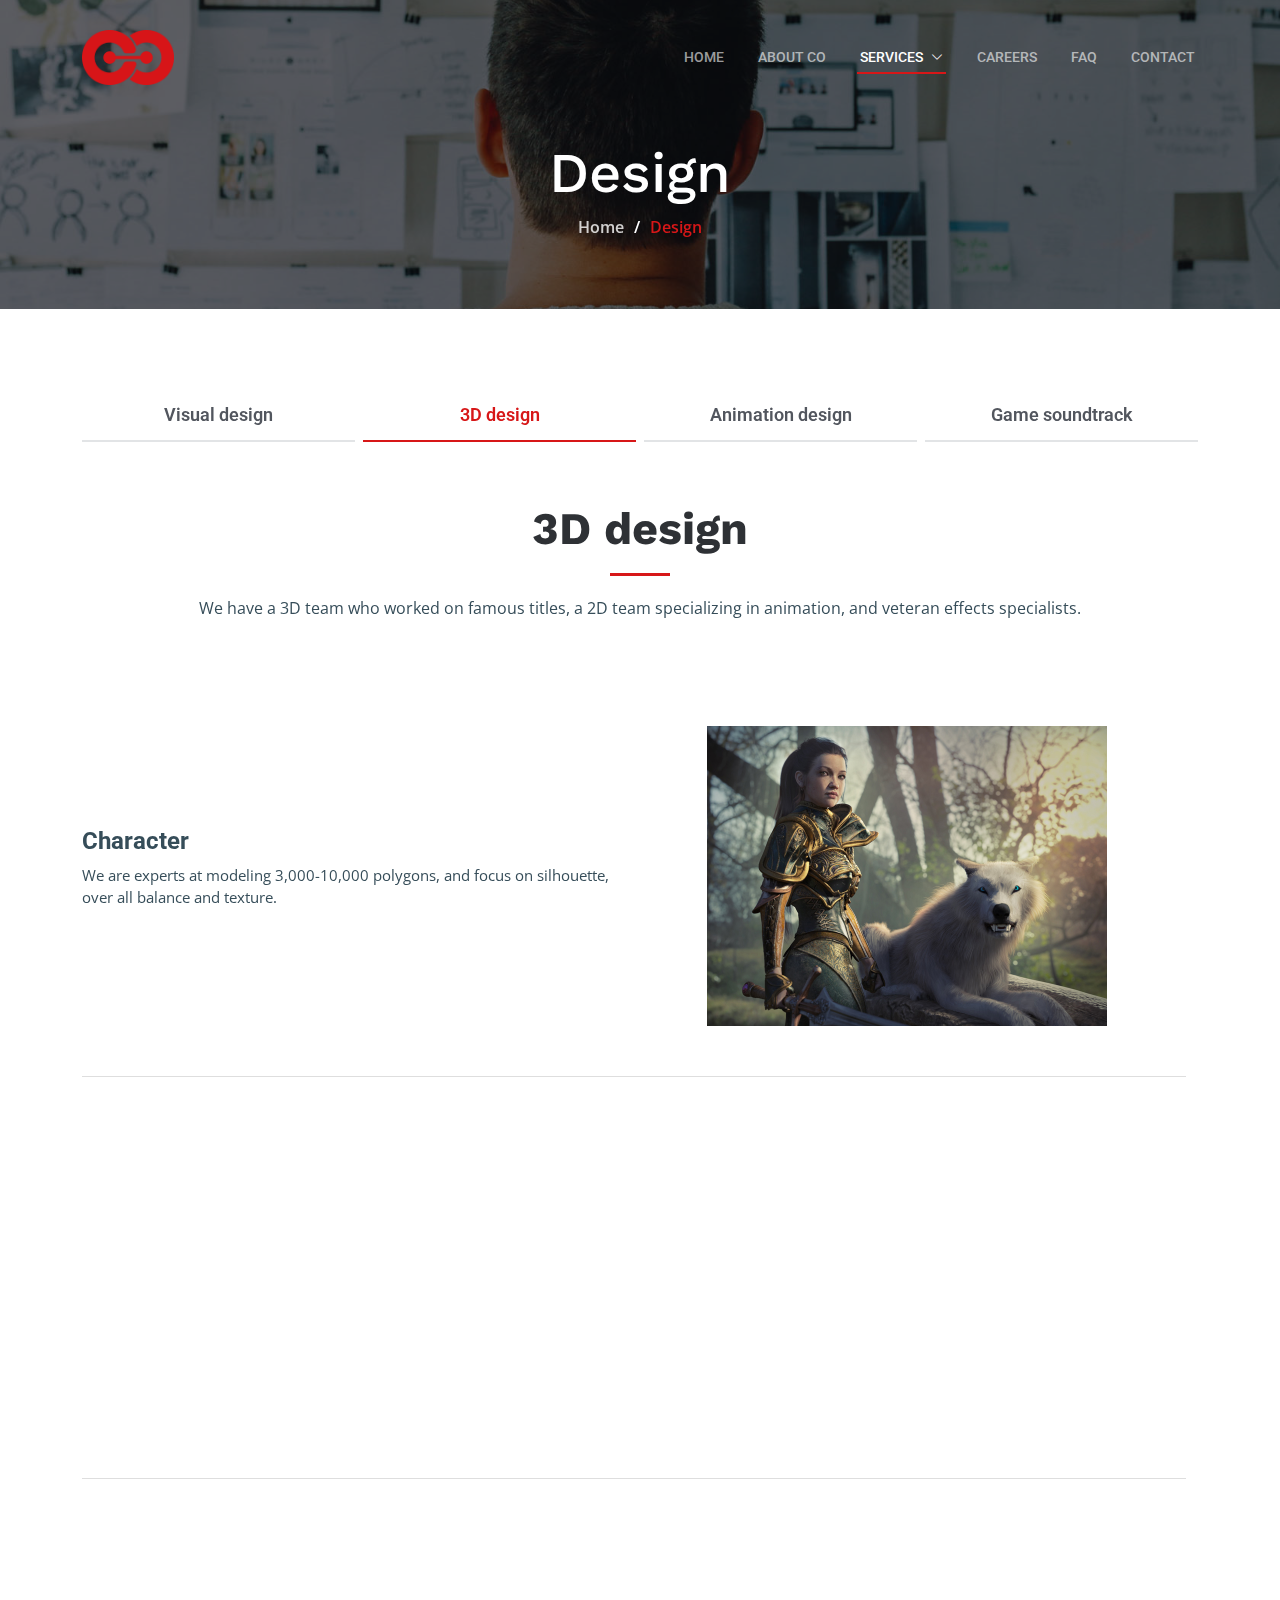
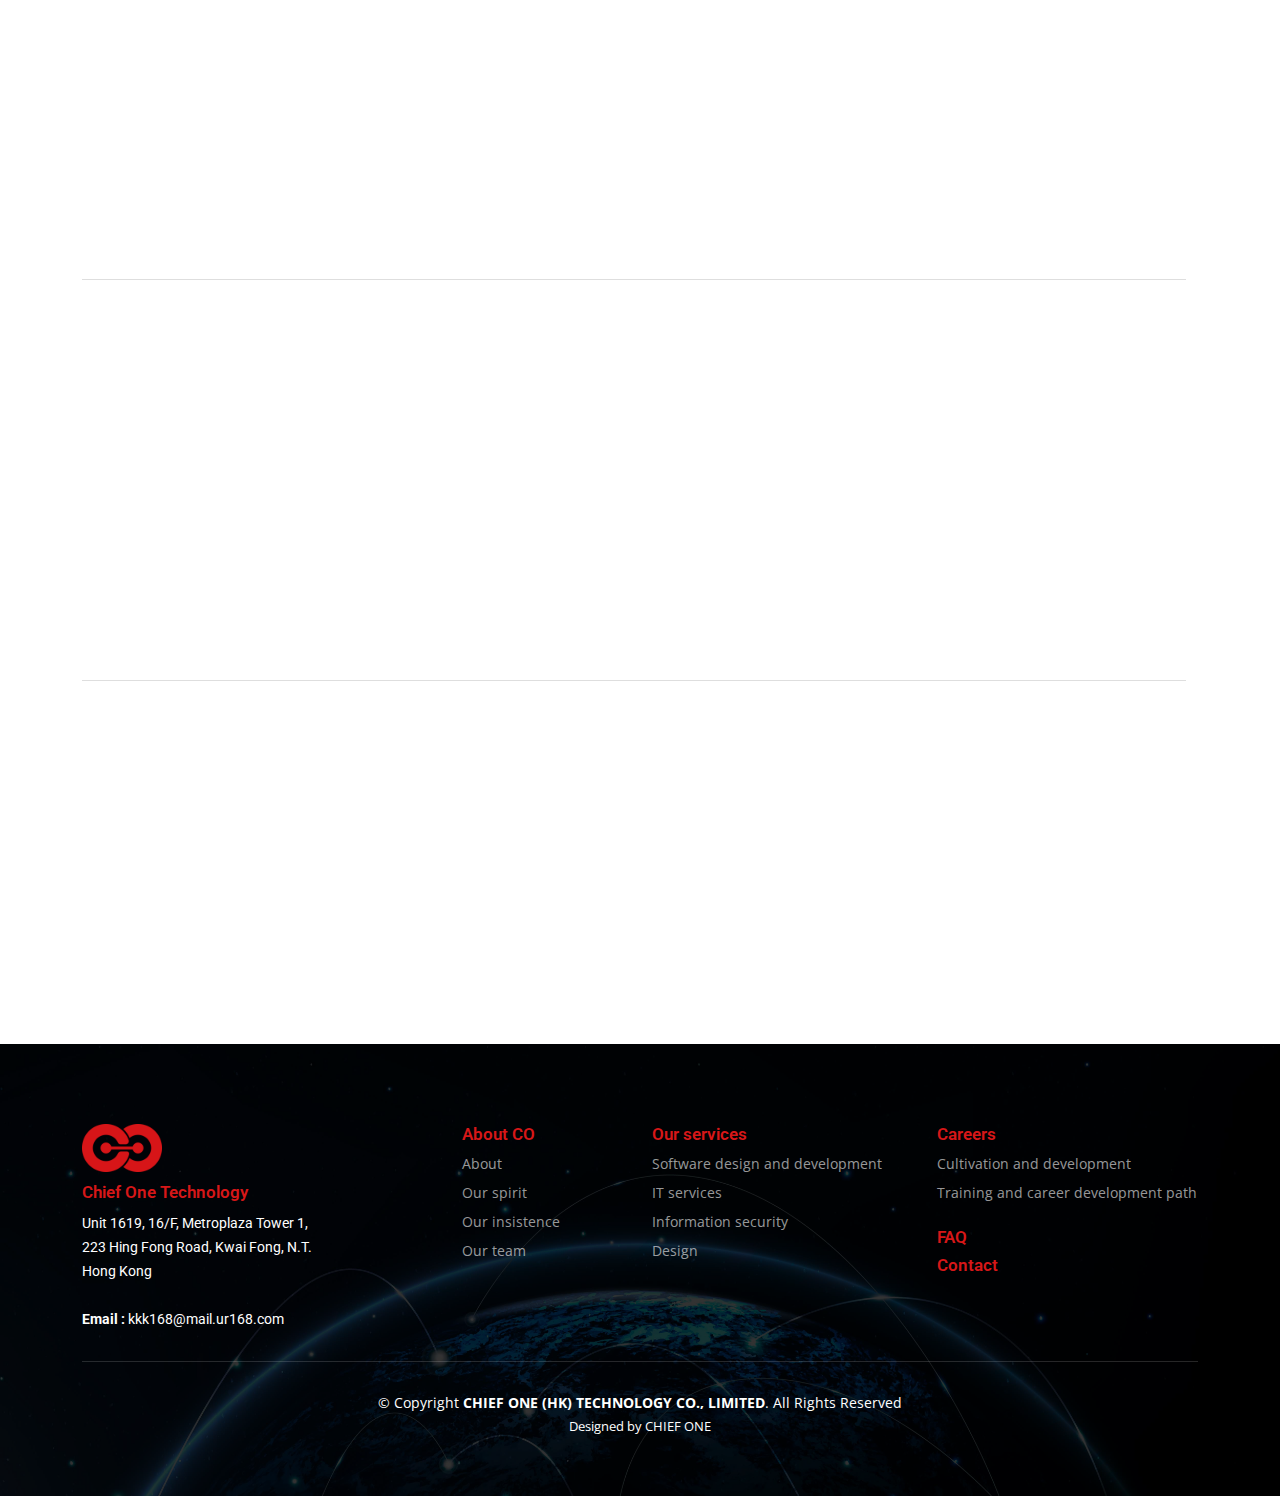
<file: service-3d-design.html>
<!DOCTYPE html>
<html lang="en">

<head>
  <meta charset="utf-8">
  <meta content="width=device-width, initial-scale=1.0" name="viewport">

  <title>Design - Chief One Technology</title>
  <meta content="Chief One Technology is not only a globally recognized technology company but also a family filled with talented experts that help global brands, enterprises, mid-size businesses or even startups with innovative solutions." name="description">
  <meta content="Software design and development , IT services , Server-side monitoring , Network monitoring , Browser-side monitoring , Mobile monitoring , Information security , Design , Visual design , 3D design , Animation design , Game soundtrack" name="keywords">

  <!-- Favicons -->
  <link href="assets/img/favicon.png" rel="icon">
  <link href="assets/img/apple-touch-icon.png" rel="apple-touch-icon">

  <!-- Google Fonts -->
  <link rel="preconnect" href="https://fonts.googleapis.com">
  <link rel="preconnect" href="https://fonts.gstatic.com" crossorigin>
  <link href="https://fonts.googleapis.com/css2?family=Open+Sans:ital,wght@0,300;0,400;0,500;0,600;0,700;1,300;1,400;1,600;1,700&family=Roboto:ital,wght@0,300;0,400;0,500;0,600;0,700;1,300;1,400;1,500;1,600;1,700&family=Work+Sans:ital,wght@0,300;0,400;0,500;0,600;0,700;1,300;1,400;1,500;1,600;1,700&display=swap" rel="stylesheet">

  <!-- Vendor CSS Files -->
  <link href="assets/vendor/bootstrap/css/bootstrap.min.css" rel="stylesheet">
  <link href="assets/vendor/bootstrap-icons/bootstrap-icons.css" rel="stylesheet">
  <link href="assets/vendor/fontawesome-free/css/all.min.css" rel="stylesheet">
  <link href="assets/vendor/aos/aos.css" rel="stylesheet">
  <link href="assets/vendor/glightbox/css/glightbox.min.css" rel="stylesheet">
  <link href="assets/vendor/swiper/swiper-bundle.min.css" rel="stylesheet">

  <!-- Template Main CSS File -->
  <link href="assets/css/main.css" rel="stylesheet">
</head>

<body>

 <!-- ======= Header ======= -->
 <header id="header" class="header d-flex align-items-center">
  <div class="container-fluid container-xl d-flex align-items-center justify-content-between">

    <a href="index.html" class="logo d-flex align-items-center">
    <img src="assets/img/logo.png" alt="">
    </a>

    <i class="mobile-nav-toggle mobile-nav-show bi bi-list"></i>
    <i class="mobile-nav-toggle mobile-nav-hide d-none bi bi-x"></i>
    <nav id="navbar" class="navbar">
      <ul>
        <li><a href="index.html">Home</a></li>
        <li><a href="about.html">About CO</a></li>
        <li class="dropdown"><a class="active"><span >Services
        <i class="bi bi-chevron-down dropdown-indicator"></i></span> </a>
          <ul>
            <li><a href="software-design.html">Software design and development</a></li>
            <li><a href="service-server-side.html">IT services</a></li>
            <li><a href="Information-security.html">Information security</a></li>
            <li><a href="service-design.html">Design</a></li>
          </ul>
        </li>
        <li><a href="careers.html">Careers</a></li>
        <li><a href="FAQ.html"> FAQ</a></li>
        <li><a href="contact.html" >Contact</a></li>
      </ul>
    </nav><!-- .navbar -->

  </div>
</header><!-- End Header -->


  <main id="main">

    <!-- ======= Breadcrumbs ======= -->
    <div class="breadcrumbs d-flex align-items-center" style="background-image: url('assets/img/breadcrumbs-design1.jpg');">
      <div class="container position-relative d-flex flex-column align-items-center" data-aos="fade">

        <h2 data-aos="fade-down">Design</h2>
        <ol data-aos="fade-up">
          <li><a href="index.html">Home</a></li>
          <li>Design</li>
        </ol>

      </div>
    </div><!-- End Breadcrumbs -->

     <!-- ======= Features Section ======= -->
     <section id="features" class="features ">
      <div class="container" data-aos="fade-up">

        <ul class="nav nav-tabs row  g-2 d-flex">

          <li class="nav-item col-3">
            <a href="service-design.html" class="nav-link">
              <h4>Visual design</h4>
            </a>
          </li><!-- End tab nav item -->

          <li class="nav-item col-3">
            <a href="service-3d-design.html" class="nav-link  active">
              <h4>3D design</h4>
            </a><!-- End tab nav item -->

          <li class="nav-item col-3">
            <a href="service-animation.html" class="nav-link">
              <h4>Animation design</h4>
            </a>
          </li><!-- End tab nav item -->

          <li class="nav-item col-3">
            <a href="service-game-soundtrack.html" class="nav-link">
              <h4>Game soundtrack</h4>
            </a>
          </li><!-- End tab nav item -->

        </ul>

        

          <div class="tab-pane active">
               <div class="row">
                 <div class="section-header1 col-lg-12 mt-3 mt-lg-0 d-flex flex-column justify-content-center top" data-aos="fade-up" data-aos-delay="100">
                   <h3 class="text-center" >3D design</h3>
                   <p>We have a 3D team who worked on famous titles, a 2D team specializing in animation, and veteran effects specialists.

                  </p>
   
                 </div>
   
               </div></div>

 

    <!-- ======= Service Details Section ======= -->
    <div id="service-details" class="service-details sectiontop ">
      <div class="container" data-aos="fade-up" data-aos-delay="100">

        
        <div class="row gy-4 pttop">

          <div class="row pt ">
            <div class="col-lg-6 order-2 order-lg-1 mt-3 mt-lg-0 d-flex flex-column justify-content-center" data-aos="fade-up" data-aos-delay="100">
              <h3>Character</h3>
              <p class="">
                We are experts at modeling 3,000-10,000 polygons, and focus on silhouette, over all balance and texture.
              </p>
              
            </div>
            <div class="col-lg-6 order-1 order-lg-2 text-center" data-aos="fade-up" data-aos-delay="200">
              <img src="assets/img/Character.jpg" alt="" class="itimg-fluid ">
            </div>
          </div>



          <div class="row pt">
            <div class="col-lg-6 order-1 order-lg-1 text-center" data-aos="fade-up" data-aos-delay="200">
              <img src="assets/img/Monster.jpg" alt="" class="itimg-fluid ">
            </div>
            <div class="col-lg-6 order-2 order-lg-1 mt-3 mt-lg-0 d-flex flex-column justify-content-center" data-aos="fade-up" data-aos-delay="100">
              <h3>Monster</h3>
              <p class="">
                We can create creatures from your imagination. Our team can support multiple style as needed by your project.
              </p>
              
            </div>
            
          </div>



          <div class="row pt ">
            <div class="col-lg-6 order-2 order-lg-1 mt-3 mt-lg-0 d-flex flex-column justify-content-center" data-aos="fade-up" data-aos-delay="100">
              <h3>Environment
              </h3>
              <p class="">
                To create an immersive game world, we are particular about the atmosphere and placement of objects to produce a detailed environmental setting.
              </p>
              
            </div>
            <div class="col-lg-6 order-1 order-lg-2 text-center" data-aos="fade-up" data-aos-delay="200">
              <img src="assets/img/Environment.jpg" alt="" class="itimg-fluid ">
            </div>
          </div>


          <div class="row pt">
            <div class="col-lg-6 order-1 order-lg-1 text-center" data-aos="fade-up" data-aos-delay="200">
              <img src="assets/img/objects.jpg" alt="" class="itimg-fluid ">
            </div>
            <div class="col-lg-6 order-2 order-lg-1 mt-3 mt-lg-0 d-flex flex-column justify-content-center" data-aos="fade-up" data-aos-delay="100">
              <h3>Equipment / Objects</h3>
              <p class="">
                We are experts in modeling costumes and weapons and are skilled at creating various textural expressions and dress-up avatars.
              </p>
              
            </div>
            
          </div>


          <div class="tab-pane active">
            <div class="row">
              <div class="section-header1 col-lg-12 mt-3 mt-lg-0 d-flex flex-column justify-content-center top" data-aos="fade-up" data-aos-delay="100">
                <h4 class="text-center" >Product advantages</h4>
          </div></div></div>
                   
          <div class="icon-box d-flex position-relative col-lg-6" data-aos="fade-up" data-aos-delay="100">
            <i class="bi flex-shrink-0"><img src="assets/img/advantages-management.png" alt="" class="adimg-fluid"></i>
            <div>
              <h4>Efficient project management</h4>
              <p>We manage projects efficiently, delivering high quality art at the best value.</p>
            </div>
          </div><!-- End Icon Box -->

          <div class="icon-box d-flex position-relative col-lg-6" data-aos="fade-up" data-aos-delay="200">
            <i class="bi flex-shrink-0"><img src="assets/img/advantages-talent.png" alt="" class="adimg-fluid"></i>
            <div>
              <h4>Rich source of talent</h4>
              <p>We have great teams in each field that can provide customized services.</p>
            </div>
          </div>


          

          

            </div></div>

          
        </div>

      </div>
    </section><!-- End Service Details Section -->

  </main><!-- End #main -->

<!-- ======= Footer ======= -->
<footer id="footer" class="footer">

  <div class="footer-content position-relative">
    <div class="container">
      <div class="row">

        <div class="col-lg-4 col-md-6">
          <div class="footer-info">
            <div class="footer-logo">
              <img class="lazy" src="assets/img/logo.png" style="display: inline;">
          </div>
          <h4 style="color:#d71718" >Chief One Technology</h4>
            <p>
              Unit 1619, 16/F, Metroplaza Tower 1, <br>223 Hing Fong Road, Kwai Fong, N.T.<br>Hong Kong<br><br>
              
              <strong>Email : </strong> kkk168@mail.ur168.com<br>
            </p>
            
          </div>
        </div><!-- End footer info column-->

        <div class="col-lg-2 col-md-3 footer-links">
          <h4 style="color:#d71718">About CO</h4>
          <ul>
            <li><a href="about.html">About</a></li>
            <li><a href="about.html#alt-services">Our spirit</a></li>
            <li><a href="about.html#services">Our insistence</a></li>
            <li><a href="about.html#team">Our team</a></li>
          </ul>
        </div><!-- End footer links column-->

        <div class="col-lg-3 col-md-3 footer-links">
          <h4 style="color:#d71718">Our services</h4>
          <ul>
            <li><a href="software-design.html">Software design and development</a></li>
            <li><a href="service-server-side.html">IT services</a></li>
            <li><a href="Information-security.html">Information security</a></li>
            <li><a href="service-design.html">Design</a></li>
          </ul>
        </div><!-- End footer links column-->

        <div class="col-lg-3 col-md-3 footer-links">
          <h4 style="color:#d71718">Careers</h4>
          <ul>
            <li><a href="careers.html#alt-services">Cultivation and development</a></li>
            <li><a href="careers.html#training">Training and career development path</a></li>
            
          </ul>
          <h4 class="footer_fQ" style="color:#d71718"><a href="FAQ.html">FAQ</a></h4>
          
          <h4 class="" style="color:#d71718"><a href="contact.html">Contact</a></h4>
          

        </div><!-- End footer links column-->

       
      </div>
    </div>
  </div>

  <div class="footer-legal text-center position-relative">
    <div class="container">
      <div class="copyright">
        &copy; Copyright <strong><span>CHIEF ONE (HK) TECHNOLOGY CO., LIMITED</span></strong>. All Rights Reserved
      </div>
      <div class="credits">
        Designed by CHIEF ONE
      </div>
    </div>
  </div>

</footer>
<!-- End Footer -->

  <a href="#" class="scroll-top d-flex align-items-center justify-content-center"><i class="bi bi-arrow-up-short"></i></a>

  <div id="preloader"></div>

  <!-- Vendor JS Files -->
  <script src="assets/vendor/bootstrap/js/bootstrap.bundle.min.js"></script>
  <script src="assets/vendor/aos/aos.js"></script>
  <script src="assets/vendor/glightbox/js/glightbox.min.js"></script>
  <script src="assets/vendor/isotope-layout/isotope.pkgd.min.js"></script>
  <script src="assets/vendor/swiper/swiper-bundle.min.js"></script>
  <script src="assets/vendor/purecounter/purecounter_vanilla.js"></script>
  <script src="assets/vendor/php-email-form/validate.js"></script>

  <!-- Template Main JS File -->
  <script src="assets/js/main.js"></script>

</body>

</html>
</file>
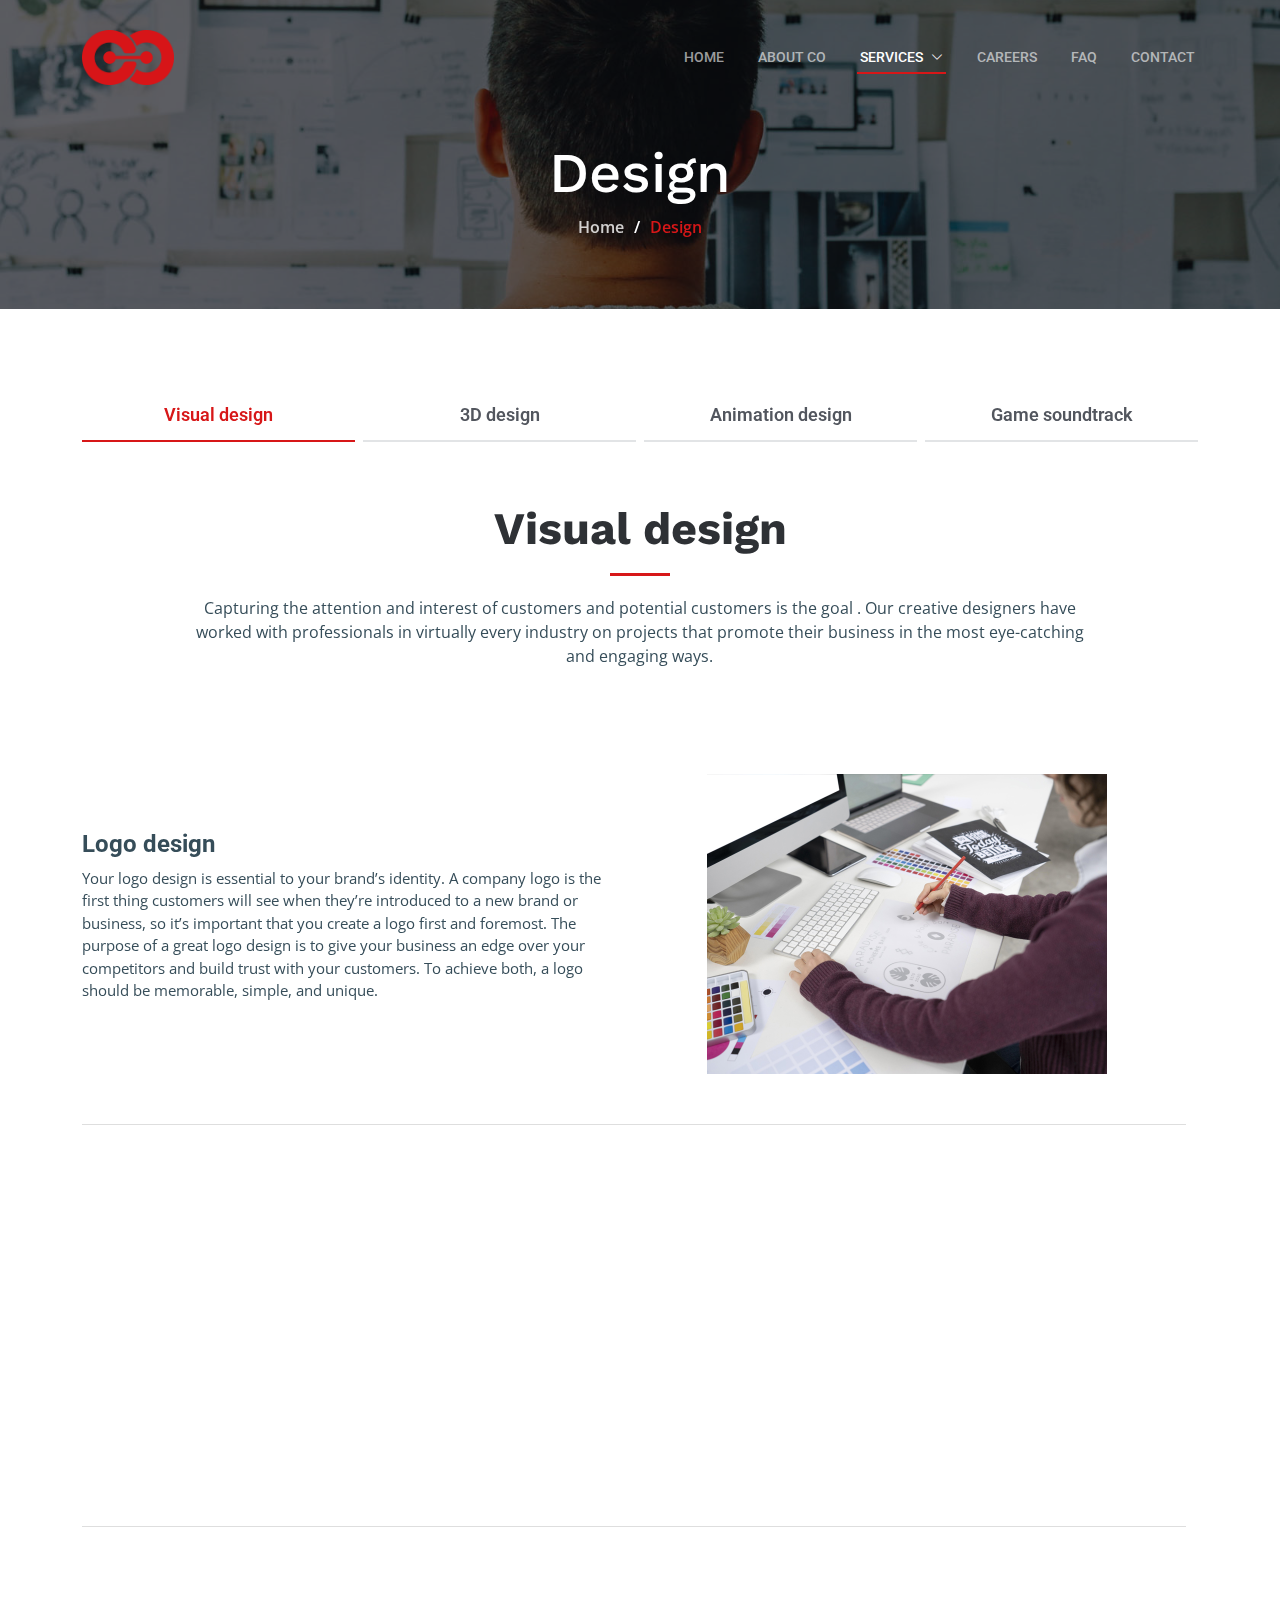
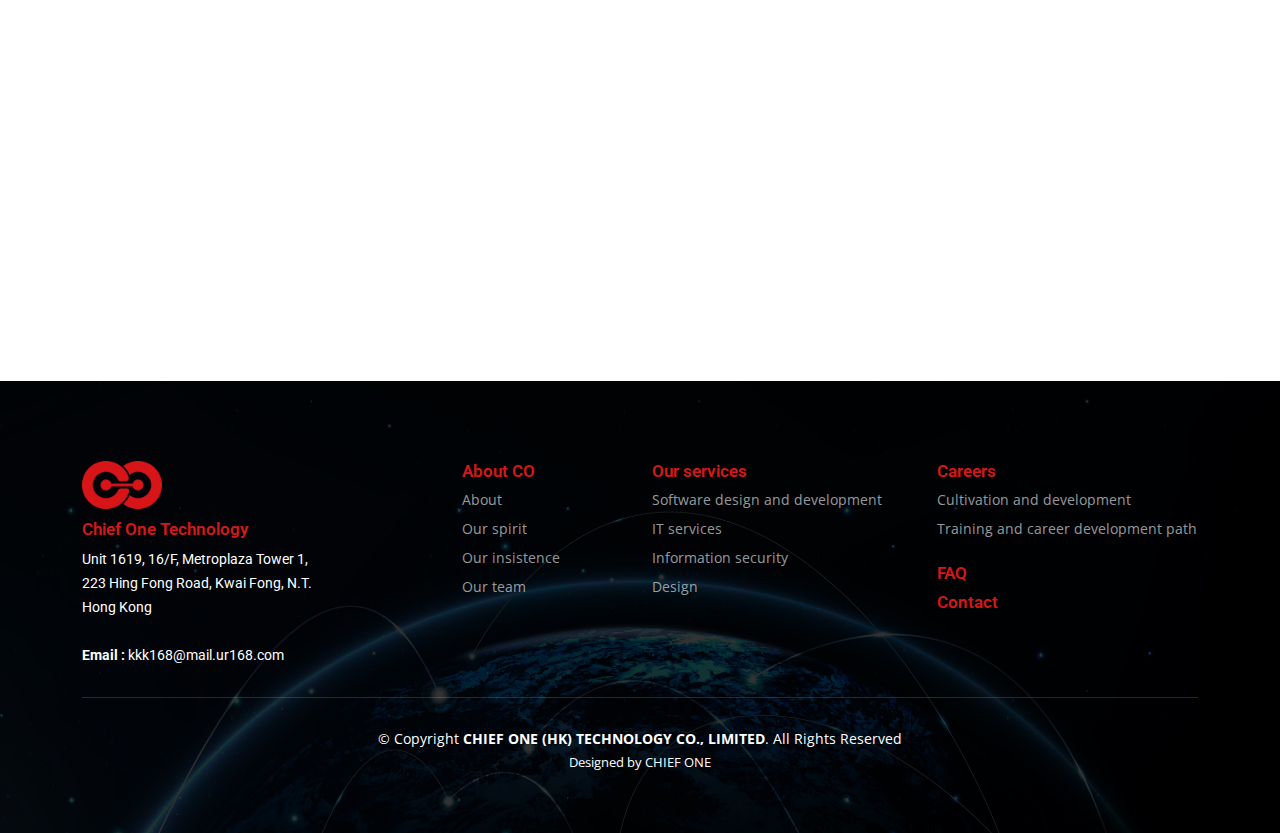
<file: service-design.html>
<!DOCTYPE html>
<html lang="en">

<head>
  <meta charset="utf-8">
  <meta content="width=device-width, initial-scale=1.0" name="viewport">

  <title>Design - Chief One Technology</title>
  <meta content="Chief One Technology is not only a globally recognized technology company but also a family filled with talented experts that help global brands, enterprises, mid-size businesses or even startups with innovative solutions." name="description">
  <meta content="Software design and development , IT services , Server-side monitoring , Network monitoring , Browser-side monitoring , Mobile monitoring , Information security , Design , Visual design , 3D design , Animation design , Game soundtrack" name="keywords">

  <!-- Favicons -->
  <link href="assets/img/favicon.png" rel="icon">
  <link href="assets/img/apple-touch-icon.png" rel="apple-touch-icon">

  <!-- Google Fonts -->
  <link rel="preconnect" href="https://fonts.googleapis.com">
  <link rel="preconnect" href="https://fonts.gstatic.com" crossorigin>
  <link href="https://fonts.googleapis.com/css2?family=Open+Sans:ital,wght@0,300;0,400;0,500;0,600;0,700;1,300;1,400;1,600;1,700&family=Roboto:ital,wght@0,300;0,400;0,500;0,600;0,700;1,300;1,400;1,500;1,600;1,700&family=Work+Sans:ital,wght@0,300;0,400;0,500;0,600;0,700;1,300;1,400;1,500;1,600;1,700&display=swap" rel="stylesheet">

  <!-- Vendor CSS Files -->
  <link href="assets/vendor/bootstrap/css/bootstrap.min.css" rel="stylesheet">
  <link href="assets/vendor/bootstrap-icons/bootstrap-icons.css" rel="stylesheet">
  <link href="assets/vendor/fontawesome-free/css/all.min.css" rel="stylesheet">
  <link href="assets/vendor/aos/aos.css" rel="stylesheet">
  <link href="assets/vendor/glightbox/css/glightbox.min.css" rel="stylesheet">
  <link href="assets/vendor/swiper/swiper-bundle.min.css" rel="stylesheet">

  <!-- Template Main CSS File -->
  <link href="assets/css/main.css" rel="stylesheet">

</head>

<body>

 <!-- ======= Header ======= -->
 <header id="header" class="header d-flex align-items-center">
  <div class="container-fluid container-xl d-flex align-items-center justify-content-between">

    <a href="index.html" class="logo d-flex align-items-center">
      
      <img src="assets/img/logo.png" alt="">
      
    </a>

    <i class="mobile-nav-toggle mobile-nav-show bi bi-list"></i>
    <i class="mobile-nav-toggle mobile-nav-hide d-none bi bi-x"></i>
    <nav id="navbar" class="navbar">
      <ul>
        <li><a href="index.html">Home</a></li>
        <li><a href="about.html">About CO</a></li>
        <li class="dropdown"><a class="active"><span >Services
        <i class="bi bi-chevron-down dropdown-indicator"></i></span> </a>
          <ul>
            <li><a href="software-design.html">Software design and development</a></li>
            <li><a href="service-server-side.html">IT services</a></li>
            <li><a href="Information-security.html">Information security</a></li>
            <li><a href="service-design.html">Design</a></li>
          </ul>
        </li>
        <li><a href="careers.html">Careers</a></li>
        <li><a href="FAQ.html"> FAQ</a></li>

        <li><a href="contact.html" >Contact</a></li>
      </ul>
    </nav><!-- .navbar -->

  </div>
</header><!-- End Header -->


  <main id="main">

    <!-- ======= Breadcrumbs ======= -->
    <div class="breadcrumbs d-flex align-items-center" style="background-image: url('assets/img/breadcrumbs-design1.jpg');">
      <div class="container position-relative d-flex flex-column align-items-center" data-aos="fade">

        <h2 data-aos="fade-down">Design</h2>
        <ol data-aos="fade-up">
          <li><a href="index.html">Home</a></li>
          <li>Design</li>
        </ol>

      </div>
    </div><!-- End Breadcrumbs -->

     <!-- ======= Features Section ======= -->
     <section id="features" class="features">
      <div class="container" data-aos="fade-up">

        <ul class="nav nav-tabs row  g-2 d-flex">

          <li class="nav-item col-3">
            <a href="service-design.html" class="nav-link active">
              <h4>Visual design</h4>
            </a>
          </li><!-- End tab nav item -->

          <li class="nav-item col-3">
            <a href="service-3d-design.html" class="nav-link">
              <h4>3D design</h4>
            </a><!-- End tab nav item -->

          <li class="nav-item col-3">
            <a href="service-animation.html" class="nav-link">
              <h4>Animation design</h4>
            </a>
          </li><!-- End tab nav item -->

          <li class="nav-item col-3">
            <a href="service-game-soundtrack.html" class="nav-link">
              <h4>Game soundtrack</h4>
            </a>
          </li><!-- End tab nav item -->

        </ul>

        

          <div class="tab-pane active">
               <div class="row">
                 <div class="section-header1 col-lg-12 mt-3 mt-lg-0 d-flex flex-column justify-content-center top" data-aos="fade-up" data-aos-delay="100">
                   <h3 class="text-center" >Visual design</h3>
                   <p>Capturing the attention and interest of customers and potential customers is the goal . Our creative designers have worked with professionals in virtually every industry on projects that promote their business in the most eye-catching and engaging ways.</p>
   
                 </div>
   
               </div></div>


    <!-- ======= Service Details Section ======= -->
    <div id="service-details" class="service-details sectiontop ">
      <div class="container" data-aos="fade-up" data-aos-delay="100">

        
        <div class="row gy-4 pttop">

          <div class="row pt ">
            <div class="col-lg-6 order-2 order-lg-1 mt-3 mt-lg-0 d-flex flex-column justify-content-center" data-aos="fade-up" data-aos-delay="100">
              <h3>Logo design</h3>
              <p class="">
                Your logo design is essential to your brand’s identity. A company logo is the first thing customers will see when they’re introduced to a new brand or business, so it’s important that you create a logo first and foremost. The purpose of a great logo design is to give your business an edge over your competitors and build trust with your customers. To achieve both, a logo should be memorable, simple, and unique.
              </p>
              
            </div>
            <div class="col-lg-6 order-1 order-lg-2 text-center" data-aos="fade-up" data-aos-delay="200">
              <img src="assets/img/design.jpg" alt="" class="itimg-fluid ">
            </div>
          </div>



          <div class="row pt">
            <div class="col-lg-6 order-1 order-lg-1 text-center" data-aos="fade-up" data-aos-delay="200">
              <img src="assets/img/design-1.png" alt="" class="itimg-fluid ">
            </div>
            <div class="col-lg-6 order-2 order-lg-1 mt-3 mt-lg-0 d-flex flex-column justify-content-center" data-aos="fade-up" data-aos-delay="100">
              <h3>Advertising design</h3>
              <p class="">
                Advertising design is the art of persuasion embedded in storytelling to capture an audience’s attention and inspire them to take a desired action. No all advertising agencies are created equal. To succeed in the highly competitive advertising industry it’s imperative that brands embrace change in consumer behavior and serve them Ads both on printed and on digital media.
              </p>
              
            </div>
            
          </div>

          <div class="tab-pane active">
            <div class="row">
              <div class="section-header1 col-lg-12 mt-3 mt-lg-0 d-flex flex-column justify-content-center top" data-aos="fade-up" data-aos-delay="100">
                <h4 class="text-center" >Creative design services</h4>
          </div></div></div>
                   
          <div class="icon-box d-flex position-relative col-lg-4" data-aos="fade-up" data-aos-delay="100">
            <i class="bi flex-shrink-0"><img src="assets/img/advantages logo design.png" alt="" class="adimg-fluid"></i>
            <div>
              <h4>Logo design</h4>
              <p>We specialize in helping startup companies achieve a high level of professionalism from the start.</p>
            </div>
          </div><!-- End Icon Box -->

          <div class="icon-box d-flex position-relative col-lg-4" data-aos="fade-up" data-aos-delay="200">
            <i class="bi flex-shrink-0"><img src="assets/img/advantages create.png" alt="" class="adimg-fluid"></i>
            <div>
              <h4>Create print and signage</h4>
              <p>New and established businesses can count on us to keep their brand look great and consistent over time.</p>
            </div>
          </div>


          <div class="icon-box d-flex position-relative col-lg-4" data-aos="fade-up" data-aos-delay="200">
            <i class="bi flex-shrink-0"><img src="assets/img/advantages consultation.png" alt="" class="adimg-fluid"></i>
            <div>
              <h4>Free consultation</h4>
              <p>We provide expert insights and feedback to make sure we hit your budget, achieve your goals, and help grow your business.</p>
            </div>
          </div>

          

            </div></div>

          
        </div>

      </div>
    </section><!-- End Service Details Section -->

  </main><!-- End #main -->

  <!-- ======= Footer ======= -->
  <footer id="footer" class="footer">

    <div class="footer-content position-relative">
      <div class="container">
        <div class="row">

          <div class="col-lg-4 col-md-6">
            <div class="footer-info">
              <div class="footer-logo">
                <img class="lazy" src="assets/img/logo.png" style="display: inline;">
            </div>
            <h4 style="color:#d71718" >Chief One Technology</h4>
              <p>
                Unit 1619, 16/F, Metroplaza Tower 1, <br>223 Hing Fong Road, Kwai Fong, N.T.<br>Hong Kong<br><br>
               
                <strong>Email : </strong> kkk168@mail.ur168.com<br>
              </p>
           </div>
          </div><!-- End footer info column-->

          <div class="col-lg-2 col-md-3 footer-links">
            <h4 style="color:#d71718">About CO</h4>
            <ul>
              <li><a href="about.html">About</a></li>
              <li><a href="about.html#alt-services">Our spirit</a></li>
              <li><a href="about.html#services">Our insistence</a></li>
              <li><a href="about.html#team">Our team</a></li>
            </ul>
          </div><!-- End footer links column-->

          <div class="col-lg-3 col-md-3 footer-links">
            <h4 style="color:#d71718">Our services</h4>
            <ul>
              <li><a href="software-design.html">Software design and development</a></li>
              <li><a href="service-server-side.html">IT services</a></li>
              <li><a href="Information-security.html">Information security</a></li>
              <li><a href="service-design.html">Design</a></li>
            </ul>
          </div><!-- End footer links column-->

          <div class="col-lg-3 col-md-3 footer-links">
            <h4 style="color:#d71718">Careers</h4>
            <ul>
              <li><a href="careers.html#alt-services">Cultivation and development</a></li>
              <li><a href="careers.html#training">Training and career development path</a></li>
              
            </ul>
            <h4 class="footer_fQ" style="color:#d71718"><a href="FAQ.html">FAQ</a></h4>
            
            <h4 class="" style="color:#d71718"><a href="contact.html">Contact</a></h4>
            

          </div><!-- End footer links column-->
         
        </div>
      </div>
    </div>

    <div class="footer-legal text-center position-relative">
      <div class="container">
        <div class="copyright">
          &copy; Copyright <strong><span>CHIEF ONE (HK) TECHNOLOGY CO., LIMITED</span></strong>. All Rights Reserved
        </div>
        <div class="credits">
           Designed by CHIEF ONE
        </div>
      </div>
    </div>

  </footer>
  <!-- End Footer -->
  
  <a href="#" class="scroll-top d-flex align-items-center justify-content-center"><i class="bi bi-arrow-up-short"></i></a>

  <div id="preloader"></div>

  <!-- Vendor JS Files -->
  <script src="assets/vendor/bootstrap/js/bootstrap.bundle.min.js"></script>
  <script src="assets/vendor/aos/aos.js"></script>
  <script src="assets/vendor/glightbox/js/glightbox.min.js"></script>
  <script src="assets/vendor/isotope-layout/isotope.pkgd.min.js"></script>
  <script src="assets/vendor/swiper/swiper-bundle.min.js"></script>
  <script src="assets/vendor/purecounter/purecounter_vanilla.js"></script>
  <script src="assets/vendor/php-email-form/validate.js"></script>

  <!-- Template Main JS File -->
  <script src="assets/js/main.js"></script>

</body>

</html>
</file>
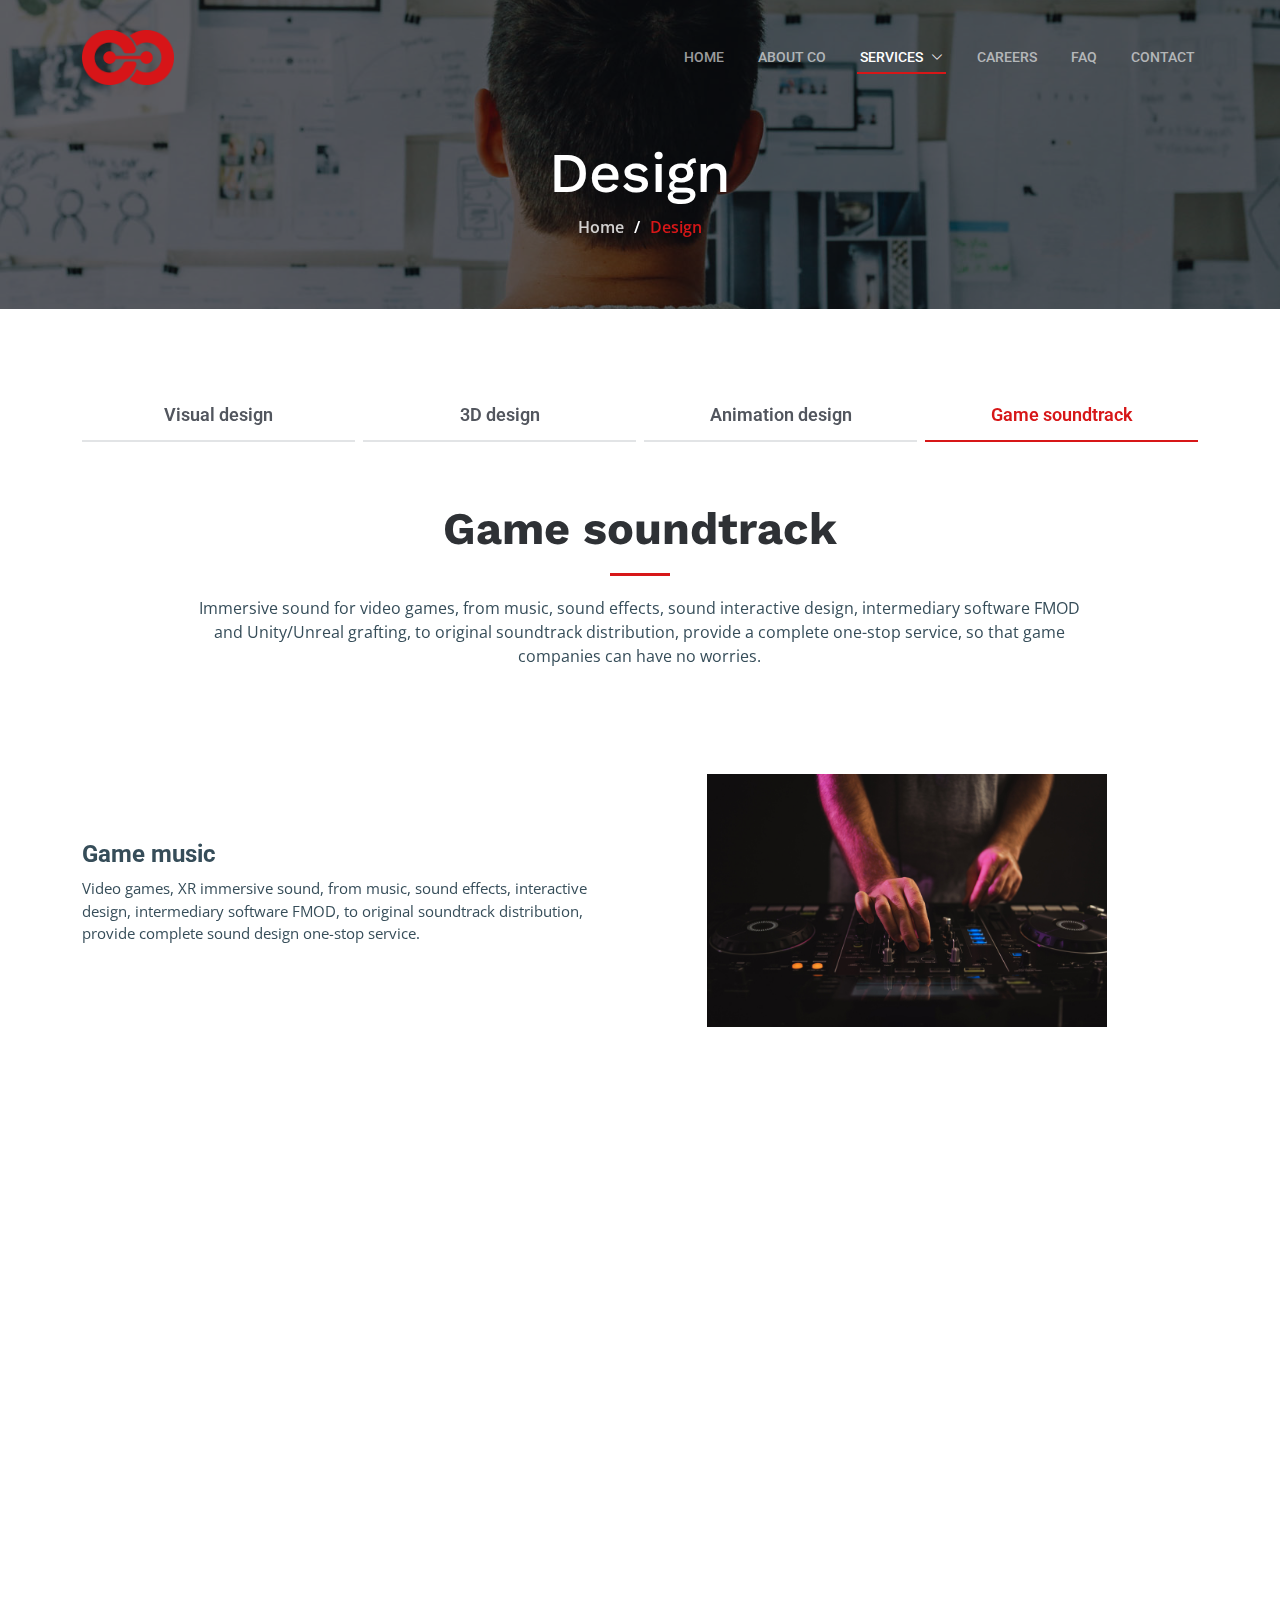
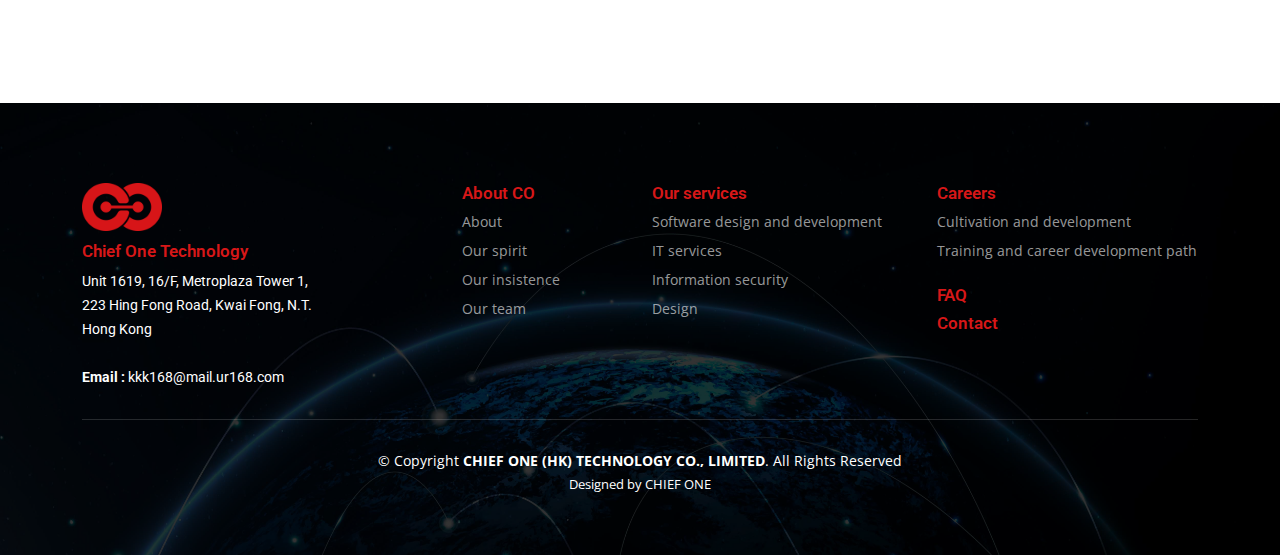
<file: service-game-soundtrack.html>
<!DOCTYPE html>
<html lang="en">

<head>
  <meta charset="utf-8">
  <meta content="width=device-width, initial-scale=1.0" name="viewport">

  <title>Design - Chief One Technology</title>
  <meta content="Chief One Technology is not only a globally recognized technology company but also a family filled with talented experts that help global brands, enterprises, mid-size businesses or even startups with innovative solutions." name="description">
  <meta content="Software design and development , IT services , Server-side monitoring , Network monitoring , Browser-side monitoring , Mobile monitoring , Information security , Design , Visual design , 3D design , Animation design , Game soundtrack" name="keywords">

  <!-- Favicons -->
  <link href="assets/img/favicon.png" rel="icon">
  <link href="assets/img/apple-touch-icon.png" rel="apple-touch-icon">

  <!-- Google Fonts -->
  <link rel="preconnect" href="https://fonts.googleapis.com">
  <link rel="preconnect" href="https://fonts.gstatic.com" crossorigin>
  <link href="https://fonts.googleapis.com/css2?family=Open+Sans:ital,wght@0,300;0,400;0,500;0,600;0,700;1,300;1,400;1,600;1,700&family=Roboto:ital,wght@0,300;0,400;0,500;0,600;0,700;1,300;1,400;1,500;1,600;1,700&family=Work+Sans:ital,wght@0,300;0,400;0,500;0,600;0,700;1,300;1,400;1,500;1,600;1,700&display=swap" rel="stylesheet">

  <!-- Vendor CSS Files -->
  <link href="assets/vendor/bootstrap/css/bootstrap.min.css" rel="stylesheet">
  <link href="assets/vendor/bootstrap-icons/bootstrap-icons.css" rel="stylesheet">
  <link href="assets/vendor/fontawesome-free/css/all.min.css" rel="stylesheet">
  <link href="assets/vendor/aos/aos.css" rel="stylesheet">
  <link href="assets/vendor/glightbox/css/glightbox.min.css" rel="stylesheet">
  <link href="assets/vendor/swiper/swiper-bundle.min.css" rel="stylesheet">

  <!-- Template Main CSS File -->
  <link href="assets/css/main.css" rel="stylesheet">

  
</head>

<body>

 <!-- ======= Header ======= -->
 <header id="header" class="header d-flex align-items-center">
  <div class="container-fluid container-xl d-flex align-items-center justify-content-between">

    <a href="index.html" class="logo d-flex align-items-center">
      
      <img src="assets/img/logo.png" alt="">
      
    </a>

    <i class="mobile-nav-toggle mobile-nav-show bi bi-list"></i>
    <i class="mobile-nav-toggle mobile-nav-hide d-none bi bi-x"></i>
    <nav id="navbar" class="navbar">
      <ul>
        <li><a href="index.html">Home</a></li>
        <li><a href="about.html">About CO</a></li>
        <li class="dropdown"><a class="active"><span >Services
        <i class="bi bi-chevron-down dropdown-indicator"></i></span> </a>
          <ul>
            <li><a href="software-design.html">Software design and development</a></li>
            <li><a href="service-server-side.html">IT services</a></li>
            <li><a href="Information-security.html">Information security</a></li>
            <li><a href="service-design.html">Design</a></li>
          </ul>
        </li>
        <li><a href="careers.html">Careers</a></li>
        <li><a href="FAQ.html"> FAQ</a></li>
        
       
        <li><a href="contact.html" >Contact</a></li>
      </ul>
    </nav><!-- .navbar -->

  </div>
</header><!-- End Header -->


  <main id="main">

    <!-- ======= Breadcrumbs ======= -->
    <div class="breadcrumbs d-flex align-items-center" style="background-image: url('assets/img/breadcrumbs-design1.jpg');">
      <div class="container position-relative d-flex flex-column align-items-center" data-aos="fade">

        <h2 data-aos="fade-down">Design</h2>
        <ol data-aos="fade-up">
          <li><a href="index.html">Home</a></li>
          <li>Design</li>
        </ol>

      </div>
    </div><!-- End Breadcrumbs -->

     <!-- ======= Features Section ======= -->
     <section id="features" class="features ">
      <div class="container" data-aos="fade-up">

        <ul class="nav nav-tabs row  g-2 d-flex">

          <li class="nav-item col-3">
            <a href="service-design.html" class="nav-link">
              <h4>Visual design</h4>
            </a>
          </li><!-- End tab nav item -->

          <li class="nav-item col-3">
            <a href="service-3d-design.html" class="nav-link  ">
              <h4>3D design</h4>
            </a><!-- End tab nav item -->

          <li class="nav-item col-3">
            <a href="service-animation.html" class="nav-link">
              <h4>Animation design</h4>
            </a>
          </li><!-- End tab nav item -->

          <li class="nav-item col-3">
            <a href="service-game-soundtrack.html" class="nav-link active">
              <h4>Game soundtrack</h4>
            </a>
          </li><!-- End tab nav item -->

        </ul>

        

          <div class="tab-pane active">
               <div class="row">
                 <div class="section-header1 col-lg-12 mt-3 mt-lg-0 d-flex flex-column justify-content-center top" data-aos="fade-up" data-aos-delay="100">
                   <h3 class="text-center" >Game soundtrack</h3>
                   <p>Immersive sound for video games, from music, sound effects, sound interactive design, intermediary software FMOD and Unity/Unreal grafting, to original soundtrack distribution, provide a complete one-stop service, so that game companies can have no worries.

                  </p>
   
                 </div>
   
               </div></div>


    <!-- ======= Service Details Section ======= -->
    <div id="service-details" class="service-details sectiontop ">
      <div class="container" data-aos="fade-up" data-aos-delay="100">

        
        <div class="row gy-4 pttop">


          <div class="row gamept ">
            <div class="col-lg-6 order-2 order-lg-1 mt-3 mt-lg-0 d-flex flex-column justify-content-center" data-aos="fade-up" data-aos-delay="100">
              <h3>Game music</h3>
              <p class="">
                Video games, XR immersive sound, from music, sound effects, interactive design, intermediary software FMOD, to original soundtrack distribution, provide complete sound design one-stop service.
              </p>
              
            </div>
            <div class="col-lg-6 order-1 order-lg-2 text-center" data-aos="fade-up" data-aos-delay="200">
              <img src="assets/img/Game-music.jpg" alt="" class="itimg-fluid">
            </div>
          </div>



          <div class="row gamept">
            <div class="col-lg-6 order-2 order-lg-1 text-center" data-aos="fade-up" data-aos-delay="200">
              <img src="assets/img/Theme-song-production1.jpg" alt="" class="itimg-fluid">
            </div>
            <div class="col-lg-6 order-2 order-lg-1 mt-3 mt-lg-0 d-flex flex-column justify-content-center" data-aos="fade-up" data-aos-delay="100">
              <h3>Theme song production</h3>
              <p class="">
                Film, animation, game promotion, music sound production and theme song production. Set the rich world view and color for you, establish your virtual world emotional connection, create unique fantasy music, and create pop music in the virtual world.
              </p>
              
            </div>
            
          </div>

          
          
          <div class="col-lg-3 col-md-6" data-aos="zoom-in" data-aos-delay="100">
            <img src="assets/img/audio2.png" alt="" class="careersimg-fluid">
            <h4 class="text-center mb">Theme song<br> production
            </h4>

          </div><!-- End feature item-->

          <div class="col-lg-3 col-md-6" data-aos="zoom-in" data-aos-delay="200">
            <img src="assets/img/audio2.png" alt="" class="careersimg-fluid">
            <h4 class="text-center mb">Interactive music <br>design
            </h4>

          </div><!-- End feature item-->


          <div class="col-lg-3 col-md-6" data-aos="zoom-in" data-aos-delay="300">
            <img src="assets/img/audio2.png" alt="" class="careersimg-fluid">
            <h4 class="text-center mb">Immersive <br>sound
            </h4>

          </div><!-- End feature item-->


          <div class="col-lg-3 col-md-6" data-aos="zoom-in" data-aos-delay="400">
            <img src="assets/img/audio2.png" alt="" class="careersimg-fluid">
            <h4 class="text-center mb">Soundtrack <br>release
            </h4>

          </div><!-- End feature item-->

            </div></div>

          
        </div>

      </div>
    </section><!-- End Service Details Section -->

  </main><!-- End #main -->

  <!-- ======= Footer ======= -->
  <footer id="footer" class="footer">

    <div class="footer-content position-relative">
      <div class="container">
        <div class="row">

          <div class="col-lg-4 col-md-6">
            <div class="footer-info">
              <div class="footer-logo">
                <img class="lazy" src="assets/img/logo.png" style="display: inline;">
            </div>
            <h4 style="color:#d71718" >Chief One Technology</h4>
              <p>
                Unit 1619, 16/F, Metroplaza Tower 1, <br>223 Hing Fong Road, Kwai Fong, N.T.<br>Hong Kong<br><br>
                
                <strong>Email : </strong> kkk168@mail.ur168.com<br>
              </p>
             
            </div>
          </div><!-- End footer info column-->

          <div class="col-lg-2 col-md-3 footer-links">
            <h4 style="color:#d71718">About CO</h4>
            <ul>
              <li><a href="about.html">About</a></li>
              <li><a href="about.html#alt-services">Our spirit</a></li>
              <li><a href="about.html#services">Our insistence</a></li>
              <li><a href="about.html#team">Our team</a></li>
            </ul>
          </div><!-- End footer links column-->

          <div class="col-lg-3 col-md-3 footer-links">
            <h4 style="color:#d71718">Our services</h4>
            <ul>
              <li><a href="software-design.html">Software design and development</a></li>
              <li><a href="service-server-side.html">IT services</a></li>
              <li><a href="Information-security.html">Information security</a></li>
              <li><a href="service-design.html">Design</a></li>
            </ul>
          </div><!-- End footer links column-->

          <div class="col-lg-3 col-md-3 footer-links">
            <h4 style="color:#d71718">Careers</h4>
            <ul>
              <li><a href="careers.html#alt-services">Cultivation and development</a></li>
              <li><a href="careers.html#training">Training and career development path</a></li>
              
            </ul>
            <h4 class="footer_fQ" style="color:#d71718"><a href="FAQ.html">FAQ</a></h4>
            
            <h4 class="" style="color:#d71718"><a href="contact.html">Contact</a></h4>
            

          </div><!-- End footer links column-->

         

        </div>
      </div>
    </div>

    <div class="footer-legal text-center position-relative">
      <div class="container">
        <div class="copyright">
          &copy; Copyright <strong><span>CHIEF ONE (HK) TECHNOLOGY CO., LIMITED</span></strong>. All Rights Reserved
        </div>
        <div class="credits">
        Designed by CHIEF ONE
        </div>
      </div>
    </div>

  </footer>
  <!-- End Footer -->

  <a href="#" class="scroll-top d-flex align-items-center justify-content-center"><i class="bi bi-arrow-up-short"></i></a>

  <div id="preloader"></div>

  <!-- Vendor JS Files -->
  <script src="assets/vendor/bootstrap/js/bootstrap.bundle.min.js"></script>
  <script src="assets/vendor/aos/aos.js"></script>
  <script src="assets/vendor/glightbox/js/glightbox.min.js"></script>
  <script src="assets/vendor/isotope-layout/isotope.pkgd.min.js"></script>
  <script src="assets/vendor/swiper/swiper-bundle.min.js"></script>
  <script src="assets/vendor/purecounter/purecounter_vanilla.js"></script>
  <script src="assets/vendor/php-email-form/validate.js"></script>

  <!-- Template Main JS File -->
  <script src="assets/js/main.js"></script>

</body>

</html>
</file>
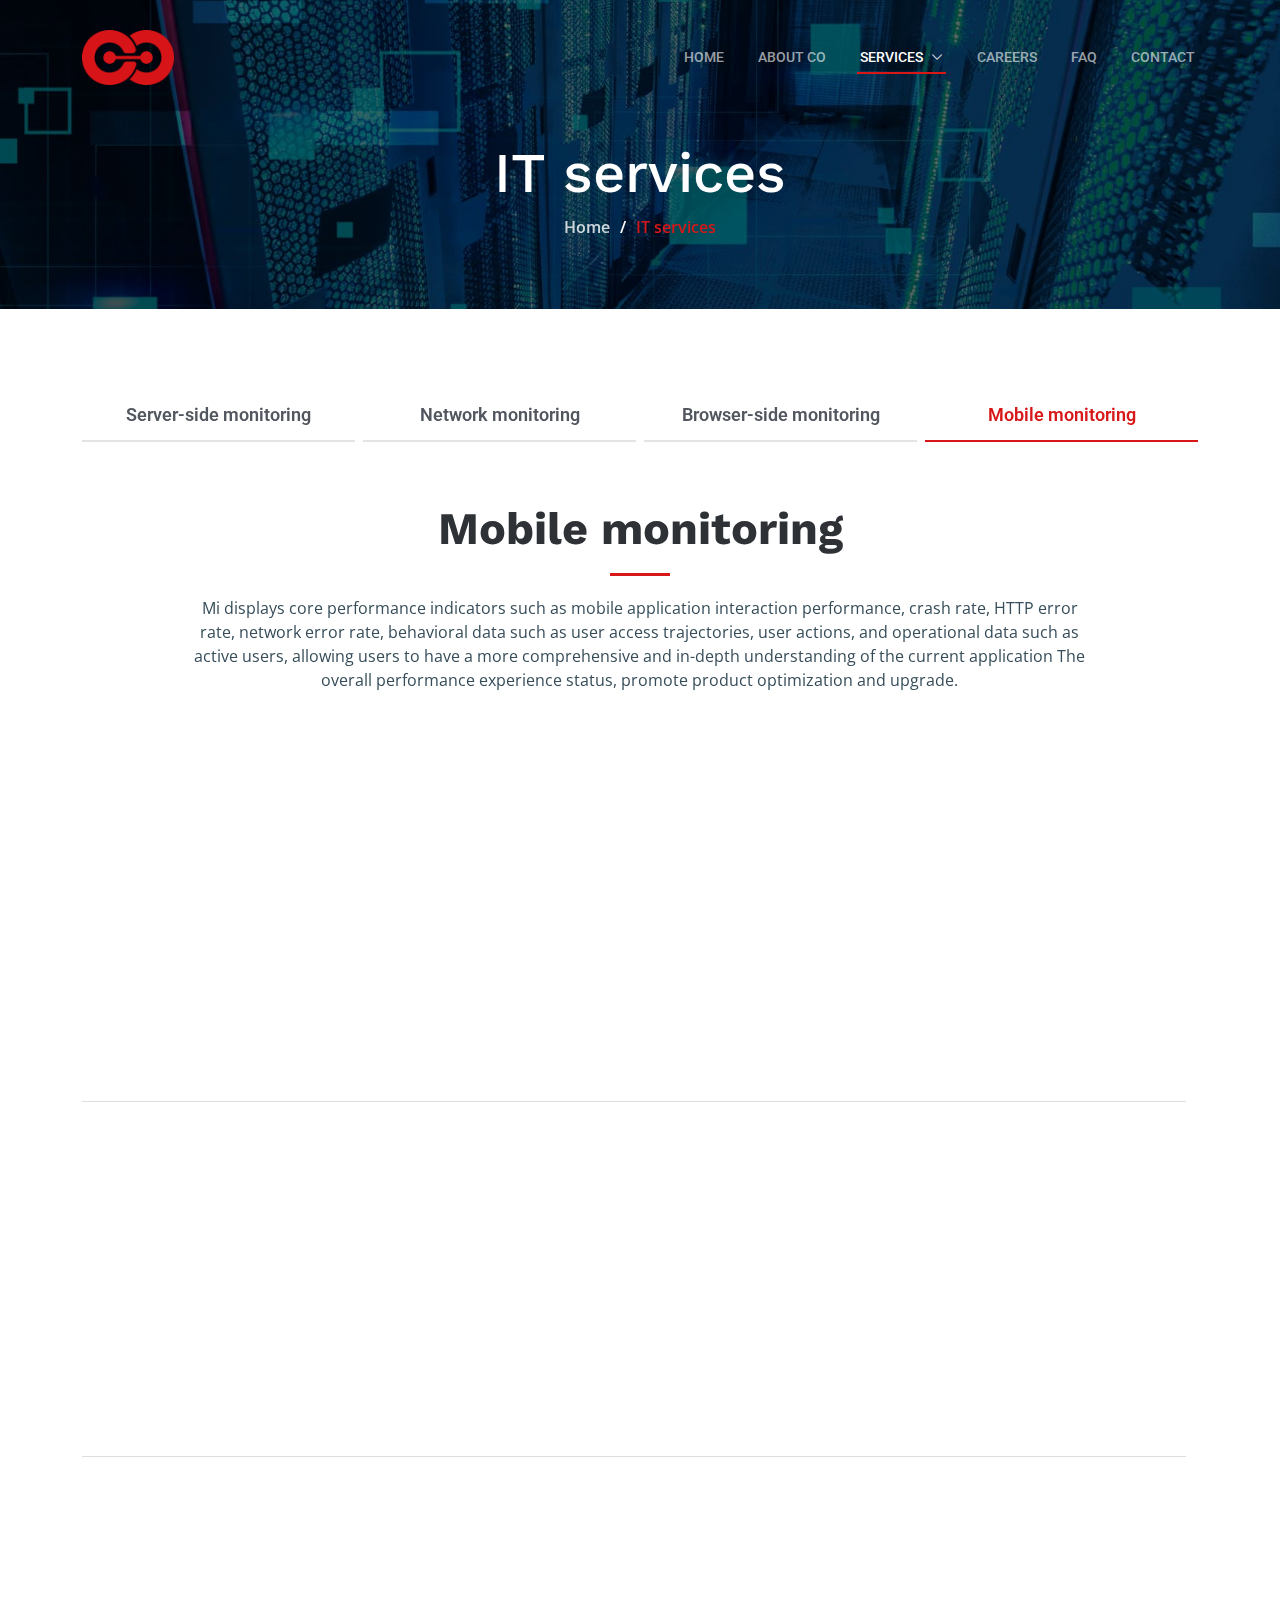
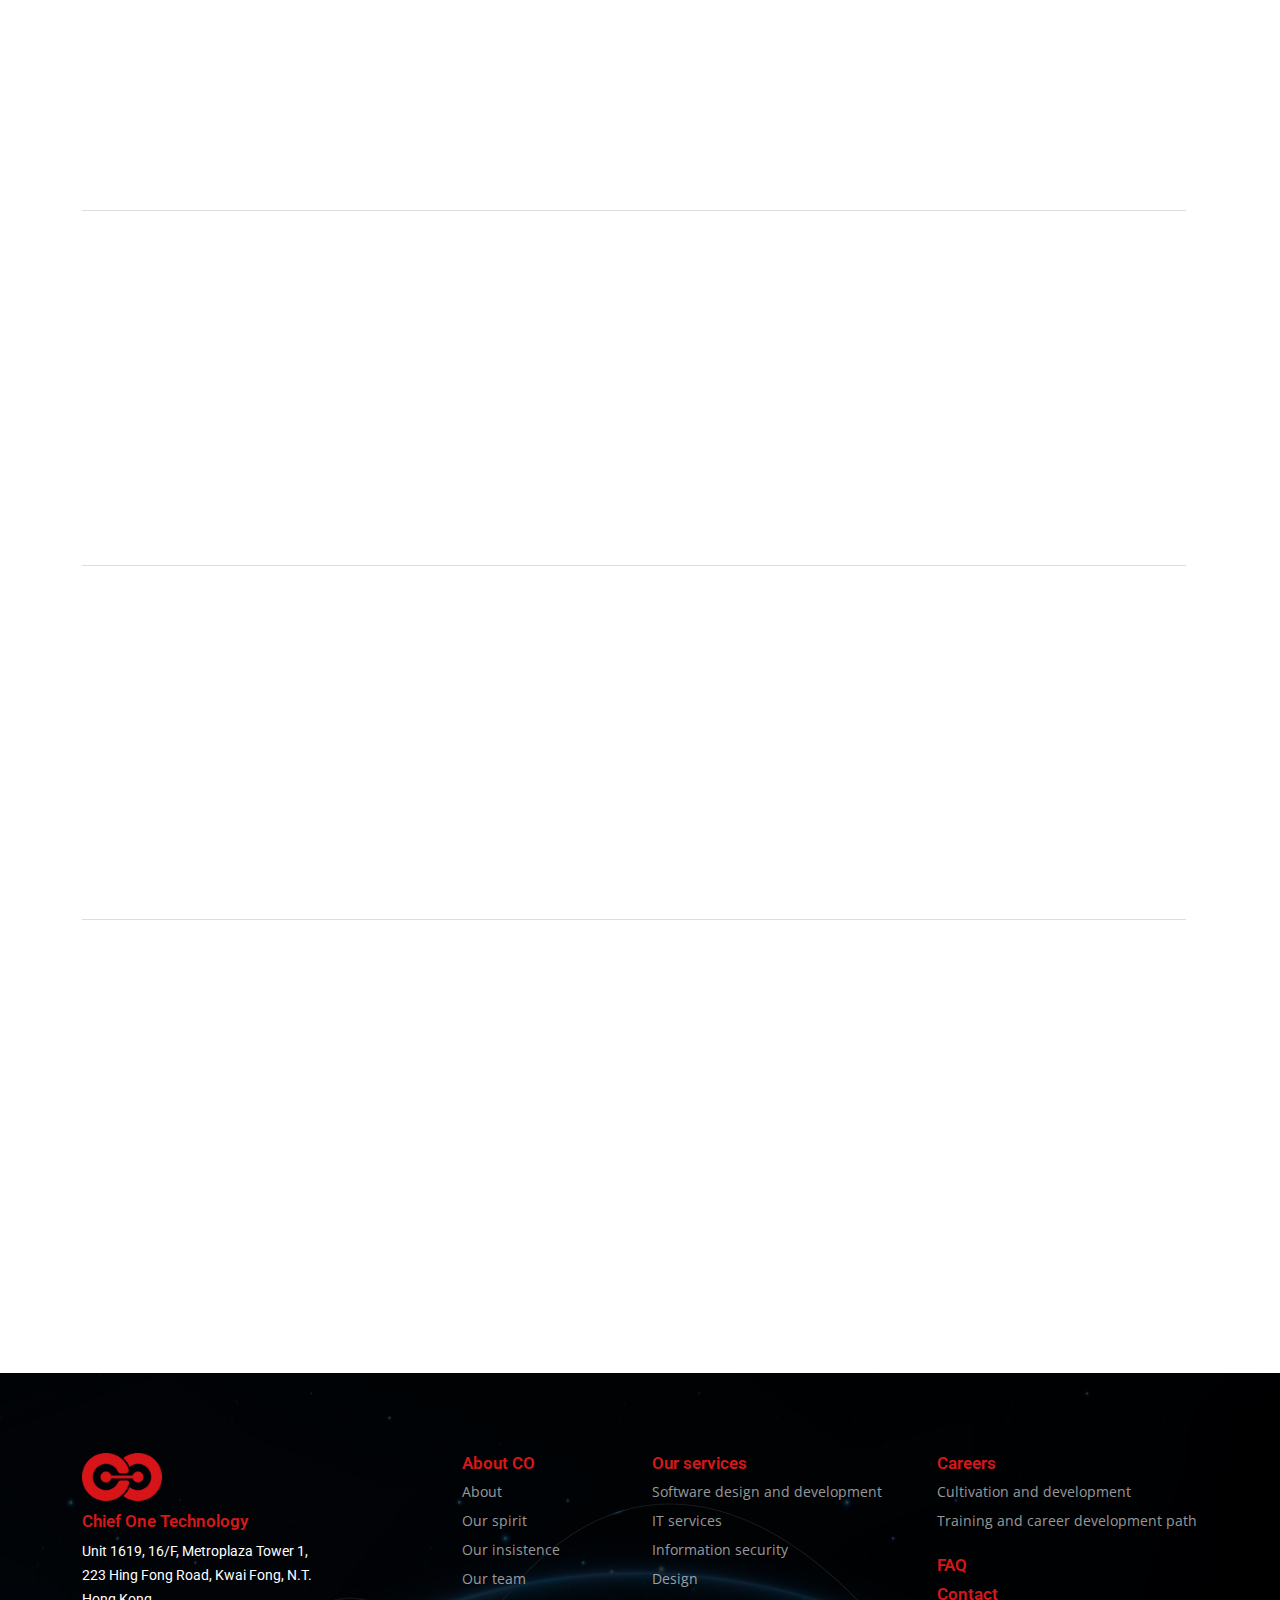
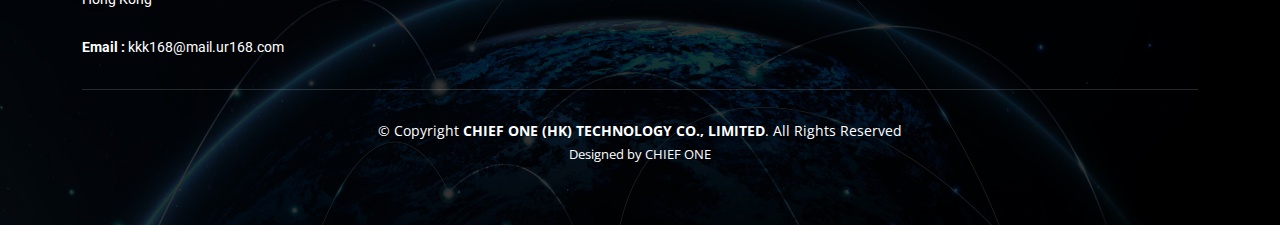
<file: service-mobile.html>
<!DOCTYPE html>
<html lang="en">

<head>
  <meta charset="utf-8">
  <meta content="width=device-width, initial-scale=1.0" name="viewport">

  <title>IT services - Chief One Technology</title>
  <meta
    content="Chief One Technology is not only a globally recognized technology company but also a family filled with talented experts that help global brands, enterprises, mid-size businesses or even startups with innovative solutions."
    name="description">
  <meta
    content="Software design and development , IT services , Server-side monitoring , Network monitoring , Browser-side monitoring , Mobile monitoring , Information security , Design , Visual design , 3D design , Animation design , Game soundtrack"
    name="keywords">

  <!-- Favicons -->
  <link href="assets/img/favicon.png" rel="icon">
  <link href="assets/img/apple-touch-icon.png" rel="apple-touch-icon">

  <!-- Google Fonts -->
  <link rel="preconnect" href="https://fonts.googleapis.com">
  <link rel="preconnect" href="https://fonts.gstatic.com" crossorigin>
  <link
    href="https://fonts.googleapis.com/css2?family=Open+Sans:ital,wght@0,300;0,400;0,500;0,600;0,700;1,300;1,400;1,600;1,700&family=Roboto:ital,wght@0,300;0,400;0,500;0,600;0,700;1,300;1,400;1,500;1,600;1,700&family=Work+Sans:ital,wght@0,300;0,400;0,500;0,600;0,700;1,300;1,400;1,500;1,600;1,700&display=swap"
    rel="stylesheet">

  <!-- Vendor CSS Files -->
  <link href="assets/vendor/bootstrap/css/bootstrap.min.css" rel="stylesheet">
  <link href="assets/vendor/bootstrap-icons/bootstrap-icons.css" rel="stylesheet">
  <link href="assets/vendor/fontawesome-free/css/all.min.css" rel="stylesheet">
  <link href="assets/vendor/aos/aos.css" rel="stylesheet">
  <link href="assets/vendor/glightbox/css/glightbox.min.css" rel="stylesheet">
  <link href="assets/vendor/swiper/swiper-bundle.min.css" rel="stylesheet">

  <!-- Template Main CSS File -->
  <link href="assets/css/main.css" rel="stylesheet">
</head>

<body>

  <!-- ======= Header ======= -->
  <header id="header" class="header d-flex align-items-center">
    <div class="container-fluid container-xl d-flex align-items-center justify-content-between">

      <a href="index.html" class="logo d-flex align-items-center">
        <img src="assets/img/logo.png" alt="">
      </a>

      <i class="mobile-nav-toggle mobile-nav-show bi bi-list"></i>
      <i class="mobile-nav-toggle mobile-nav-hide d-none bi bi-x"></i>
      <nav id="navbar" class="navbar">
        <ul>
          <li><a href="index.html">Home</a></li>
          <li><a href="about.html">About CO</a></li>
          <li class="dropdown"><a class="active"><span>Services
                <i class="bi bi-chevron-down dropdown-indicator"></i></span> </a>
            <ul>
              <li><a href="software-design.html">Software design and development</a></li>
              <li><a href="service-server-side.html">IT services</a></li>
              <li><a href="Information-security.html">Information security</a></li>
              <li><a href="service-design.html">Design</a></li>
            </ul>
          </li>
          <li><a href="careers.html">Careers</a></li>
          <li><a href="FAQ.html"> FAQ</a></li>
          <li><a href="contact.html">Contact</a></li>
        </ul>
      </nav><!-- .navbar -->

    </div>
  </header><!-- End Header -->


  <main id="main">

    <!-- ======= Breadcrumbs ======= -->
    <div class="breadcrumbs d-flex align-items-center"
      style="background-image: url('assets/img/breadcrumbs-it services.jpg');">
      <div class="container position-relative d-flex flex-column align-items-center" data-aos="fade">

        <h2 data-aos="fade-down">IT services</h2>
        <ol data-aos="fade-up">
          <li><a href="index.html">Home</a></li>
          <li>IT services</li>
        </ol>

      </div>
    </div><!-- End Breadcrumbs -->

    <!-- ======= Features Section ======= -->
    <section id="features" class="features">
      <div class="container" data-aos="fade-up">

        <ul class="nav nav-tabs row  g-2 d-flex">

          <li class="nav-item col-3">
            <a href="service-server-side.html" class="nav-link">
              <h4>Server-side monitoring</h4>
            </a>
          </li><!-- End tab nav item -->

          <li class="nav-item col-3">
            <a href="service-network.html" class="nav-link">
              <h4>Network monitoring</h4>
            </a><!-- End tab nav item -->

          <li class="nav-item col-3">
            <a href="service-browser.html" class="nav-link">
              <h4>Browser-side monitoring</h4>
            </a>
          </li><!-- End tab nav item -->

          <li class="nav-item col-3">
            <a href="service-mobile.html" class="nav-link active">
              <h4>Mobile monitoring</h4>
            </a>
          </li><!-- End tab nav item -->

        </ul>



        <div class="tab-pane active">
          <div class="row">
            <div class="section-header1 col-lg-12 mt-3 mt-lg-0 d-flex flex-column justify-content-center top"
              data-aos="fade-up" data-aos-delay="100">
              <h3 class="text-center">Mobile monitoring</h3>
              <p>Mi displays core performance indicators such as mobile application interaction performance, crash rate,
                HTTP error rate, network error rate, behavioral data such as user access trajectories, user actions, and
                operational data such as active users, allowing users to have a more comprehensive and in-depth
                understanding of the current application The overall performance experience status, promote product
                optimization and upgrade.</p>

            </div>

          </div>
        </div>


        <!-- ======= Service Details Section ======= -->
        <div id="service-details" class="service-details sectiontop ">
          <div class="container" data-aos="fade-up" data-aos-delay="100">


            <div class="row gy-4 pttop">

              <div class="row pt ">
                <div class="col-lg-6 order-2 order-lg-1 mt-3 mt-lg-0 d-flex flex-column justify-content-center"
                  data-aos="fade-up" data-aos-delay="100">
                  <h4>User experience score, comprehensive and intuitive evaluation of APP quality</h4>
                  <p class="">
                    The user experience is evaluated from the three core indicators of user action, network request, and
                    crash, and the user distribution is summarized in multiple dimensions such as application version,
                    operating system, device, and region.
                  </p>
                </div>
                <div class="col-lg-6 order-1 order-lg-2 text-center" data-aos="fade-up" data-aos-delay="200">
                  <img src="assets/img/services-mobileuser.jpg" alt="" class="itimg-fluid ">
                </div>
              </div>



              <div class="row pt">
                <div class="col-lg-6 order-1 order-lg-1 text-center" data-aos="fade-up" data-aos-delay="200">
                  <img src="assets/img/services-backtrack.jpg" alt="" class="itimg-fluid">
                </div>
                <div class="col-lg-6 order-2 order-lg-1 mt-3 mt-lg-0 d-flex flex-column justify-content-center"
                  data-aos="fade-up" data-aos-delay="100">
                  <h4>Backtrack user visits, restore user operations 100%</h4>
                  <p class="">
                    Complete record of each user's access trajectory, by viewing a single user's access, backtracking of
                    slow movements, wrong requests and crashes during the process.
                  </p>

                </div>

              </div>


              <div class="row pt">
                <div class="col-lg-6 order-2 order-lg-1 mt-3 mt-lg-0 d-flex flex-column justify-content-center"
                  data-aos="fade-up" data-aos-delay="100">
                  <h4>User action analysis, comprehensive insight into performance vulnerabilities</h4>
                  <p class="">
                    Comprehensively monitor the page interaction and network request information caused by each click of
                    a user action, find APP performance bottlenecks in time, and locate user experience optimization
                    points.
                  </p>

                </div>
                <div class="col-lg-6 order-1 order-lg-2 text-center" data-aos="fade-up" data-aos-delay="200">
                  <img src="assets/img/services-useraction.jpg" alt="" class="itimg-fluid ">
                </div>
              </div>


              <div class="row pt">
                <div class="col-lg-6 order-1 order-lg-1 text-center" data-aos="fade-up" data-aos-delay="200">
                  <img src="assets/img/services-combined.jpg" alt="" class="itimg-fluid ">
                </div>
                <div class="col-lg-6 order-2 order-lg-1 mt-3 mt-lg-0 d-flex flex-column justify-content-center"
                  data-aos="fade-up" data-aos-delay="100">
                  <h4>Combined analysis of performance and operational data, Easily discover APP quality improvement
                    points</h4>
                  <p class="">
                    According to indicators such as total requests, slow requests, and error requests, a
                    multi-dimensional combined analysis of the distribution is performed on different application
                    versions, regions, network types, system versions, and devices. Through the statistics of the
                    proportion of network requests in multiple indicator dimensions, in-depth analysis of the details of
                    network request errors, and intuitive discovery of hidden performance hazards.
                  </p>

                </div>

              </div>


              <div class="row pt">
                <div class="col-lg-6 order-2 order-lg-1 mt-3 mt-lg-0 d-flex flex-column justify-content-center"
                  data-aos="fade-up" data-aos-delay="100">
                  <h4>Network request monitoring</h4>
                  <p class="">
                    According to different domain names, the response time of each network request, the first packet
                    time, socket tcp link establishment time, DNS time, transmission volume, frequency and error rate
                    are displayed. Through dimensional analysis, the distribution of slow requests in any or multiple
                    dimensions can be displayed, so that performance problems can be accurately located, and the details
                    of slow requests can be drilled down to further locate the problem in combination with Grand
                    Festival end-to-end analysis.
                  </p>
                </div>
                <div class="col-lg-6 order-1 order-lg-2 text-center" data-aos="fade-up" data-aos-delay="200">
                  <img src="assets/img/services-networkrequest.jpg" alt="" class="itimg-fluid ">
                </div>
              </div>




              <div class="tab-pane active">
                <div class="row">
                  <div class="section-header1 col-lg-12 mt-3 mt-lg-0 d-flex flex-column justify-content-center top"
                    data-aos="fade-up" data-aos-delay="100">
                    <h4 class="text-center">Product advantages</h4>
                  </div>
                </div>
              </div>

              <div class="icon-box d-flex position-relative col-lg-6" data-aos="fade-up" data-aos-delay="100">
                <i class="bi flex-shrink-0"><img src="assets/img/advantages crashanalysis.png" alt=""
                    class="adimg-fluid"></i>
                <div>
                  <h4>Crash analysis, in-depth location of the root cause of the failure</h4>
                  <p>Detailed display of the device, operating system, application version, number of occurrences, and
                    users affected by a certain type of crash, restore the track of the crash, and locate the crash code
                    line.</p>
                </div>
              </div><!-- End Icon Box -->

              <div class="icon-box d-flex position-relative col-lg-6" data-aos="fade-up" data-aos-delay="200">
                <i class="bi flex-shrink-0"><img src="assets/img/advantages WebView monitoring.png" alt=""
                    class="adimg-fluid"></i>
                <div>
                  <h4>WebView monitoring</h4>
                  <p>WebView page loading real-time tracking, display the corresponding page URL white screen time, CPU,
                    memory consumption, JS error and other performance indicators, analyze page loading time and
                    resource loading time, targeted optimization of WebView performance experience.</p>
                </div>
              </div><!-- End Icon Box -->

    </section><!-- End Service Details Section -->


  </main><!-- End #main -->

  <!-- ======= Footer ======= -->
  <footer id="footer" class="footer">

    <div class="footer-content position-relative">
      <div class="container">
        <div class="row">

          <div class="col-lg-4 col-md-6">
            <div class="footer-info">
              <div class="footer-logo">
                <img class="lazy" src="assets/img/logo.png" style="display: inline;">
              </div>
              <h4 style="color:#d71718">Chief One Technology</h4>
              <p>
                Unit 1619, 16/F, Metroplaza Tower 1, <br>223 Hing Fong Road, Kwai Fong, N.T.<br>Hong Kong<br><br>
                
                <strong>Email : </strong> kkk168@mail.ur168.com<br>
              </p>
             
            </div>
          </div><!-- End footer info column-->

          <div class="col-lg-2 col-md-3 footer-links">
            <h4 style="color:#d71718">About CO</h4>
            <ul>
              <li><a href="about.html">About</a></li>
              <li><a href="about.html#alt-services">Our spirit</a></li>
              <li><a href="about.html#services">Our insistence</a></li>
              <li><a href="about.html#team">Our team</a></li>
            </ul>
          </div><!-- End footer links column-->

          <div class="col-lg-3 col-md-3 footer-links">
            <h4 style="color:#d71718">Our services</h4>
            <ul>
              <li><a href="software-design.html">Software design and development</a></li>
              <li><a href="service-server-side.html">IT services</a></li>
              <li><a href="Information-security.html">Information security</a></li>
              <li><a href="service-design.html">Design</a></li>
            </ul>
          </div><!-- End footer links column-->

          <div class="col-lg-3 col-md-3 footer-links">
            <h4 style="color:#d71718">Careers</h4>
            <ul>
              <li><a href="careers.html#alt-services">Cultivation and development</a></li>
              <li><a href="careers.html#training">Training and career development path</a></li>

            </ul>
            <h4 class="footer_fQ" style="color:#d71718"><a href="FAQ.html">FAQ</a></h4>

            <h4 class="" style="color:#d71718"><a href="contact.html">Contact</a></h4>


          </div><!-- End footer links column-->

         

        </div>
      </div>
    </div>

    <div class="footer-legal text-center position-relative">
      <div class="container">
        <div class="copyright">
          &copy; Copyright <strong><span>CHIEF ONE (HK) TECHNOLOGY CO., LIMITED</span></strong>. All Rights Reserved
        </div>
        <div class="credits">
          Designed by CHIEF ONE
        </div>
      </div>
    </div>

  </footer>
  <!-- End Footer -->

  <a href="#" class="scroll-top d-flex align-items-center justify-content-center"><i
      class="bi bi-arrow-up-short"></i></a>

  <div id="preloader"></div>

  <!-- Vendor JS Files -->
  <script src="assets/vendor/bootstrap/js/bootstrap.bundle.min.js"></script>
  <script src="assets/vendor/aos/aos.js"></script>
  <script src="assets/vendor/glightbox/js/glightbox.min.js"></script>
  <script src="assets/vendor/isotope-layout/isotope.pkgd.min.js"></script>
  <script src="assets/vendor/swiper/swiper-bundle.min.js"></script>
  <script src="assets/vendor/purecounter/purecounter_vanilla.js"></script>
  <script src="assets/vendor/php-email-form/validate.js"></script>

  <!-- Template Main JS File -->
  <script src="assets/js/main.js"></script>

</body>

</html>
</file>
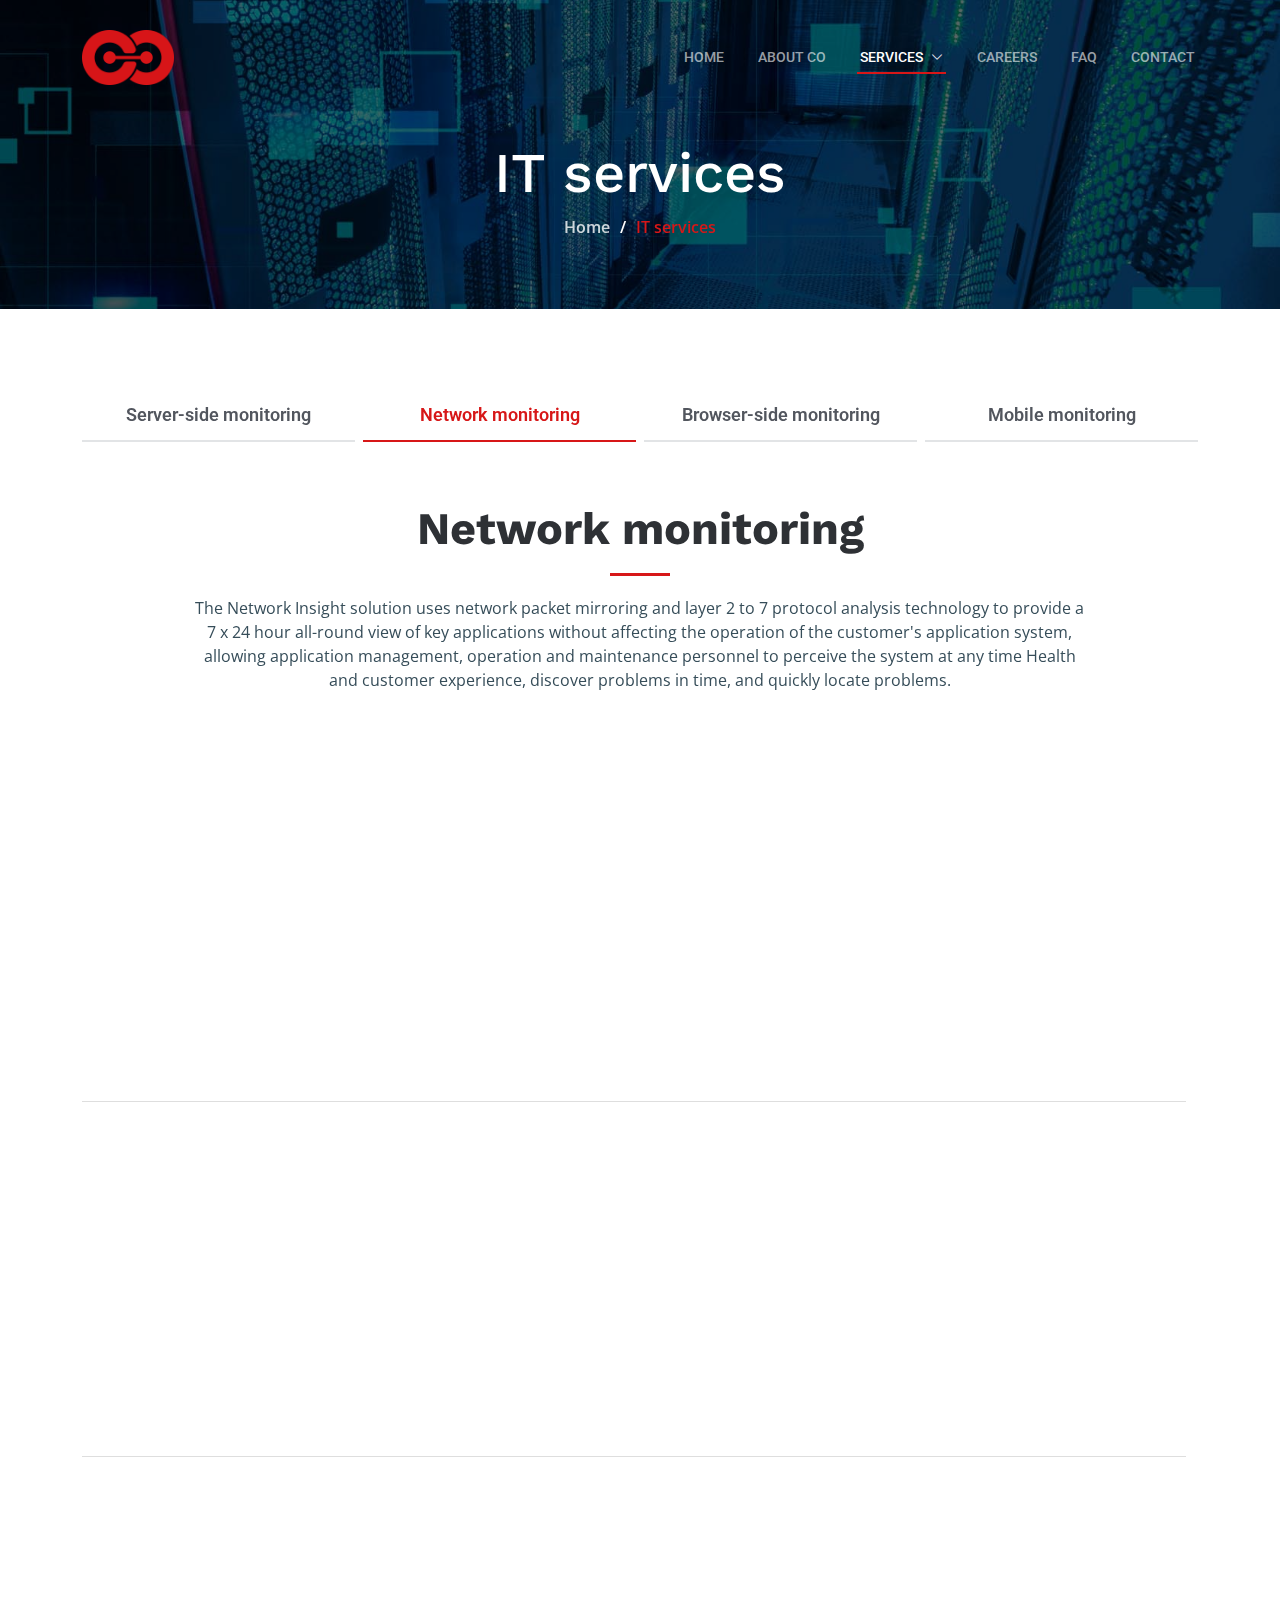
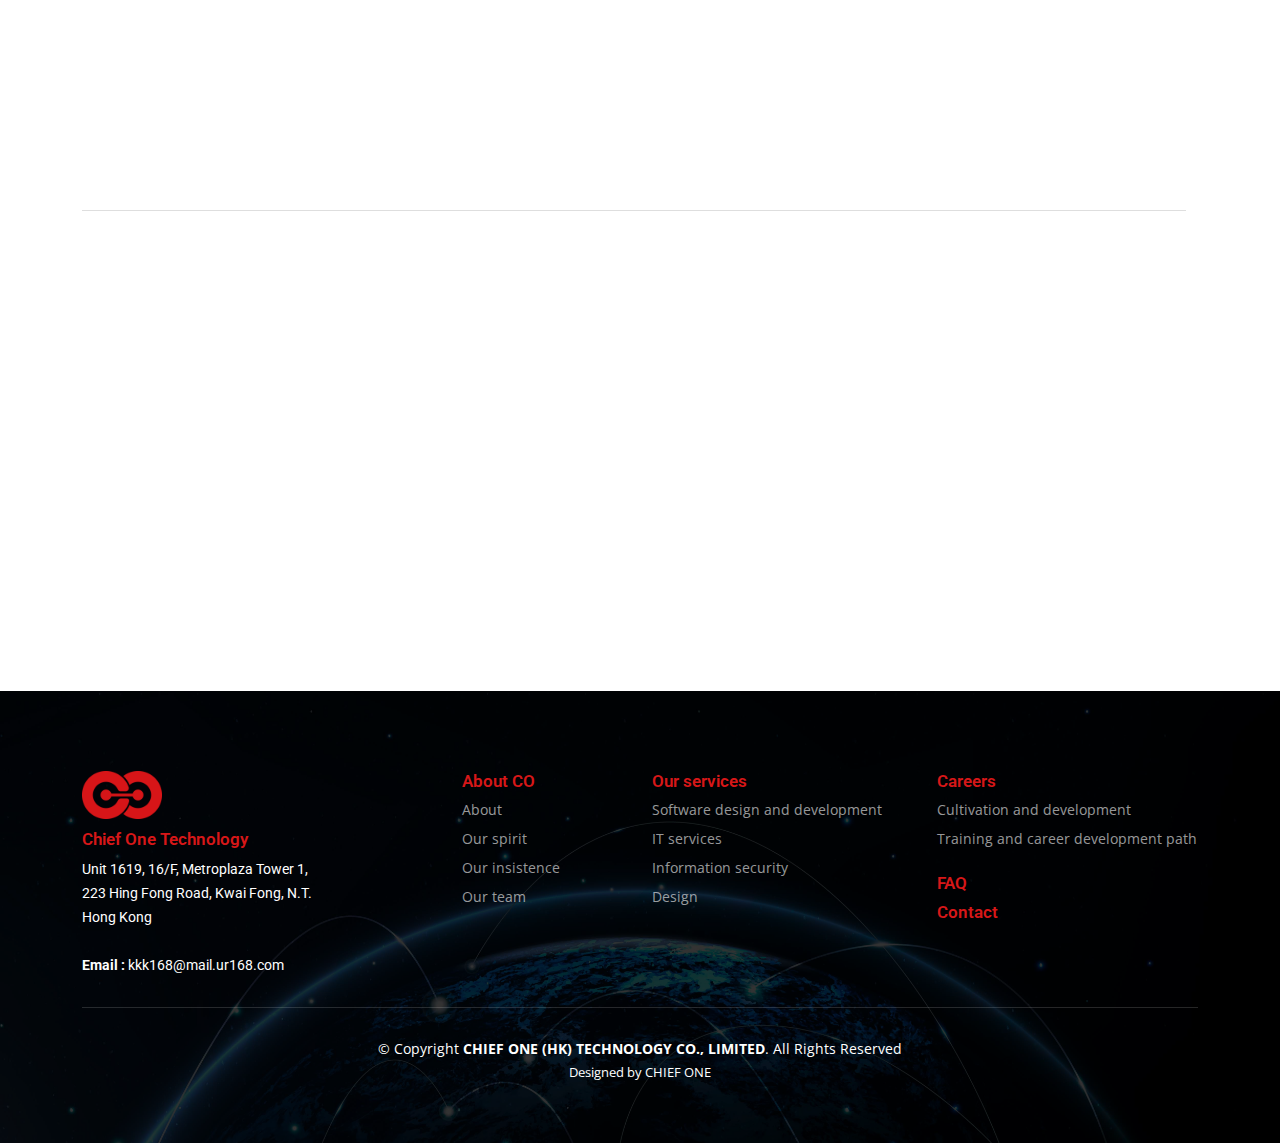
<file: service-network.html>
<!DOCTYPE html>
<html lang="en">

<head>
  <meta charset="utf-8">
  <meta content="width=device-width, initial-scale=1.0" name="viewport">

  <title>IT services - Chief One Technology</title>
  <meta content="Chief One Technology is not only a globally recognized technology company but also a family filled with talented experts that help global brands, enterprises, mid-size businesses or even startups with innovative solutions." name="description">
  <meta content="Software design and development , IT services , Server-side monitoring , Network monitoring , Browser-side monitoring , Mobile monitoring , Information security , Design , Visual design , 3D design , Animation design , Game soundtrack" name="keywords">

  <!-- Favicons -->
  <link href="assets/img/favicon.png" rel="icon">
  <link href="assets/img/apple-touch-icon.png" rel="apple-touch-icon">

  <!-- Google Fonts -->
  <link rel="preconnect" href="https://fonts.googleapis.com">
  <link rel="preconnect" href="https://fonts.gstatic.com" crossorigin>
  <link href="https://fonts.googleapis.com/css2?family=Open+Sans:ital,wght@0,300;0,400;0,500;0,600;0,700;1,300;1,400;1,600;1,700&family=Roboto:ital,wght@0,300;0,400;0,500;0,600;0,700;1,300;1,400;1,500;1,600;1,700&family=Work+Sans:ital,wght@0,300;0,400;0,500;0,600;0,700;1,300;1,400;1,500;1,600;1,700&display=swap" rel="stylesheet">

  <!-- Vendor CSS Files -->
  <link href="assets/vendor/bootstrap/css/bootstrap.min.css" rel="stylesheet">
  <link href="assets/vendor/bootstrap-icons/bootstrap-icons.css" rel="stylesheet">
  <link href="assets/vendor/fontawesome-free/css/all.min.css" rel="stylesheet">
  <link href="assets/vendor/aos/aos.css" rel="stylesheet">
  <link href="assets/vendor/glightbox/css/glightbox.min.css" rel="stylesheet">
  <link href="assets/vendor/swiper/swiper-bundle.min.css" rel="stylesheet">

  <!-- Template Main CSS File -->
  <link href="assets/css/main.css" rel="stylesheet">

  
</head>

<body>

 <!-- ======= Header ======= -->
 <header id="header" class="header d-flex align-items-center">
  <div class="container-fluid container-xl d-flex align-items-center justify-content-between">
    <a href="index.html" class="logo d-flex align-items-center">
    <img src="assets/img/logo.png" alt="">
  </a>

    <i class="mobile-nav-toggle mobile-nav-show bi bi-list"></i>
    <i class="mobile-nav-toggle mobile-nav-hide d-none bi bi-x"></i>
    <nav id="navbar" class="navbar">
      <ul>
        <li><a href="index.html">Home</a></li>
        <li><a href="about.html">About CO</a></li>
        <li class="dropdown"><a class="active"><span >Services
        <i class="bi bi-chevron-down dropdown-indicator"></i></span> </a>
          <ul>
            <li><a href="software-design.html">Software design and development</a></li>
            <li><a href="service-server-side.html">IT services</a></li>
            <li><a href="Information-security.html">Information security</a></li>
            <li><a href="service-design.html">Design</a></li>
          </ul>
        </li>
        <li><a href="careers.html">Careers</a></li>
        <li><a href="FAQ.html"> FAQ</a></li>
        
        <li><a href="contact.html" >Contact</a></li>
      </ul>
    </nav><!-- .navbar -->

  </div>
</header><!-- End Header -->


  <main id="main">

    <!-- ======= Breadcrumbs ======= -->
    <div class="breadcrumbs d-flex align-items-center" style="background-image: url('assets/img/breadcrumbs-it services.jpg');">
      <div class="container position-relative d-flex flex-column align-items-center" data-aos="fade">

        <h2 data-aos="fade-down">IT services</h2>
        <ol data-aos="fade-up">
          <li><a href="index.html">Home</a></li>
          <li>IT services</li>
        </ol>

      </div>
    </div><!-- End Breadcrumbs -->

     <!-- ======= Features Section ======= -->
     <section id="features" class="features">
      <div class="container" data-aos="fade-up">

        <ul class="nav nav-tabs row  g-2 d-flex">

          <li class="nav-item col-3">
            <a href="service-server-side.html" class="nav-link" >
              <h4>Server-side monitoring</h4>
            </a>
          </li><!-- End tab nav item -->

          <li class="nav-item col-3">
            <a href="service-network.html" class="nav-link active">
              <h4>Network monitoring</h4>
            </a><!-- End tab nav item -->

          <li class="nav-item col-3">
            <a href="service-browser.html" class="nav-link ">
              <h4>Browser-side monitoring</h4>
            </a>
          </li><!-- End tab nav item -->

          <li class="nav-item col-3">
            <a href="service-mobile.html" class="nav-link ">
              <h4>Mobile monitoring</h4>
            </a>
          </li><!-- End tab nav item -->

        </ul>

        

          <div class="tab-pane active">
               <div class="row">
                 <div class="section-header1 col-lg-12 mt-3 mt-lg-0 d-flex flex-column justify-content-center top" data-aos="fade-up" data-aos-delay="100">
                   <h3 class="text-center" >Network monitoring</h3>
                   <p>The Network Insight solution uses network packet mirroring and layer 2 to 7 protocol analysis technology to provide a 7 x 24 hour all-round view of key applications without affecting the operation of the customer's application system, allowing application management, operation and maintenance personnel to perceive the system at any time Health and customer experience, discover problems in time, and quickly locate problems.</p>
   
                 </div>
   
               </div></div>


    <!-- ======= Service Details Section ======= -->
    <div id="service-details" class="service-details sectiontop ">
      <div class="container" data-aos="fade-up" data-aos-delay="100">

        
        <div class="row gy-4 pttop">

          

          <div class="row pt ">
            <div class="col-lg-6 order-2 order-lg-1 mt-3 mt-lg-0 d-flex flex-column justify-content-center" data-aos="fade-up" data-aos-delay="100">
              <h4>Service path organization function that fits the application architecture, Help quickly sort out and display business logic</h4>
              <p class="">
                Ni allows customers to define different services based on the listening port, protocol, server IP address group and client IP address group.
              </p>
              
            </div>
            <div class="col-lg-6 order-1 order-lg-2 text-center" data-aos="fade-up" data-aos-delay="200">
              <img src="assets/img/services-network Service.jpg" alt="" class="itimg-fluid ">
            </div>
          </div>



          <div class="row pt">
            <div class="col-lg-6 order-1 order-lg-1 text-center" data-aos="fade-up" data-aos-delay="200">
              <img src="assets/img/services-user experience.jpg" alt="" class="itimg-fluid ">
            </div>
            <div class="col-lg-6 order-2 order-lg-1 mt-3 mt-lg-0 d-flex flex-column justify-content-center" data-aos="fade-up" data-aos-delay="100">
              <h4>User experience and user behavior tracking, Fully grasp the quality of application delivery</h4>
              <p class="">
                Perceive user experience before user complaints, find users affected by performance or errors, track a series of visits of a single user, deeply analyze the specific reasons for slow access, and locate whether the network transmission is slow or the application server responds slowly.
              </p>
              
            </div>
            
          </div>


          <div class="row pt">
            <div class="col-lg-6 order-2 order-lg-1 mt-3 mt-lg-0 d-flex flex-column justify-content-center" data-aos="fade-up" data-aos-delay="100">
              <h4>Business transaction analysis and full transaction tracking capabilities, Realize all-round monitoring of business transactions</h4>
              <p class="">
                Accurately match customer business and differentiate user behavior by business; automatically connect the end-to-end transaction chain to flexibly extract key information; save all transaction data and analyze transaction statistics in multiple dimensions.
              </p>
             
            </div>
            <div class="col-lg-6 order-1 order-lg-2 text-center" data-aos="fade-up" data-aos-delay="200">
              <img src="assets/img/services-business transaction.jpg" alt="" class="itimg-fluid ">
            </div>
          </div>

          
          <div class="tab-pane active">
            <div class="row">
              <div class="section-header1 col-lg-12 mt-3 mt-lg-0 d-flex flex-column justify-content-center top" data-aos="fade-up" data-aos-delay="100">
                <h4 class="text-center" >Product advantages</h4>
          </div></div></div>
          
          <div class="icon-box d-flex position-relative col-lg-6" data-aos="fade-up" data-aos-delay="100">
            <i class="bi flex-shrink-0"><img src="assets/img/advantages powerful packet.png" alt="" class="adimg-fluid"></i>
            <div>
              <h4>Powerful packet processing capabilities and comprehensive network performance indicators help quickly locate network faults</h4>
              <p>Using high-performance acquisition technology, it supports a single-machine traffic processing speed of up to 2Gbps. Can combine mirror data, sflow, SNMP data to comprehensively analyze problems.</p>
            </div>
          </div><!-- End Icon Box -->

          <div class="icon-box d-flex position-relative col-lg-6" data-aos="fade-up" data-aos-delay="200">
            <i class="bi flex-shrink-0"><img src="assets/img/advantages End-to.png" alt="" class="adimg-fluid"></i>
            <div>
              <h4>End-to-end fault domain location to realize the rapid determination of fault causes</h4>
              <p>Through in-depth analysis of the protocol response delay, it is possible to distinguish network delay, host delay or application delay, through the combination with Grand Festival Infrastructure Insight. Quickly judge when there is a problem, and locate the bottleneck problem that causes poor application access.</p>
            </div>
          </div><!-- End Icon Box -->


            </div></div>

          
        </div>

      </div>
    </section><!-- End Service Details Section -->

  </main><!-- End #main -->

    <!-- ======= Footer ======= -->
  <footer id="footer" class="footer">

    <div class="footer-content position-relative">
      <div class="container">
        <div class="row">

          <div class="col-lg-4 col-md-6">
            <div class="footer-info">
              <div class="footer-logo">
                <img class="lazy" src="assets/img/logo.png" style="display: inline;">
            </div>
            <h4 style="color:#d71718" >Chief One Technology</h4>
              <p>
                Unit 1619, 16/F, Metroplaza Tower 1, <br>223 Hing Fong Road, Kwai Fong, N.T.<br>Hong Kong<br><br>
                
                <strong>Email : </strong> kkk168@mail.ur168.com<br>
              </p>
              
            </div>
          </div><!-- End footer info column-->

          <div class="col-lg-2 col-md-3 footer-links">
            <h4 style="color:#d71718">About CO</h4>
            <ul>
              <li><a href="about.html">About</a></li>
              <li><a href="about.html#alt-services">Our spirit</a></li>
              <li><a href="about.html#services">Our insistence</a></li>
              <li><a href="about.html#team">Our team</a></li>
            </ul>
          </div><!-- End footer links column-->

          <div class="col-lg-3 col-md-3 footer-links">
            <h4 style="color:#d71718">Our services</h4>
            <ul>
              <li><a href="software-design.html">Software design and development</a></li>
              <li><a href="service-server-side.html">IT services</a></li>
              <li><a href="Information-security.html">Information security</a></li>
              <li><a href="service-design.html">Design</a></li>
            </ul>
          </div><!-- End footer links column-->

          <div class="col-lg-3 col-md-3 footer-links">
            <h4 style="color:#d71718">Careers</h4>
            <ul>
              <li><a href="careers.html#alt-services">Cultivation and development</a></li>
              <li><a href="careers.html#training">Training and career development path</a></li>
              
            </ul>
            <h4 class="footer_fQ" style="color:#d71718"><a href="FAQ.html">FAQ</a></h4>
            
            <h4 class="" style="color:#d71718"><a href="contact.html">Contact</a></h4>
            

          </div><!-- End footer links column-->

        

        </div>
      </div>
    </div>

    <div class="footer-legal text-center position-relative">
      <div class="container">
        <div class="copyright">
          &copy; Copyright <strong><span>CHIEF ONE (HK) TECHNOLOGY CO., LIMITED</span></strong>. All Rights Reserved
        </div>
        <div class="credits">
         Designed by CHIEF ONE
        </div>
      </div>
    </div>

  </footer>
  <!-- End Footer -->

  <a href="#" class="scroll-top d-flex align-items-center justify-content-center"><i class="bi bi-arrow-up-short"></i></a>

  <div id="preloader"></div>

  <!-- Vendor JS Files -->
  <script src="assets/vendor/bootstrap/js/bootstrap.bundle.min.js"></script>
  <script src="assets/vendor/aos/aos.js"></script>
  <script src="assets/vendor/glightbox/js/glightbox.min.js"></script>
  <script src="assets/vendor/isotope-layout/isotope.pkgd.min.js"></script>
  <script src="assets/vendor/swiper/swiper-bundle.min.js"></script>
  <script src="assets/vendor/purecounter/purecounter_vanilla.js"></script>
  <script src="assets/vendor/php-email-form/validate.js"></script>

  <!-- Template Main JS File -->
  <script src="assets/js/main.js"></script>

</body>

</html>
</file>
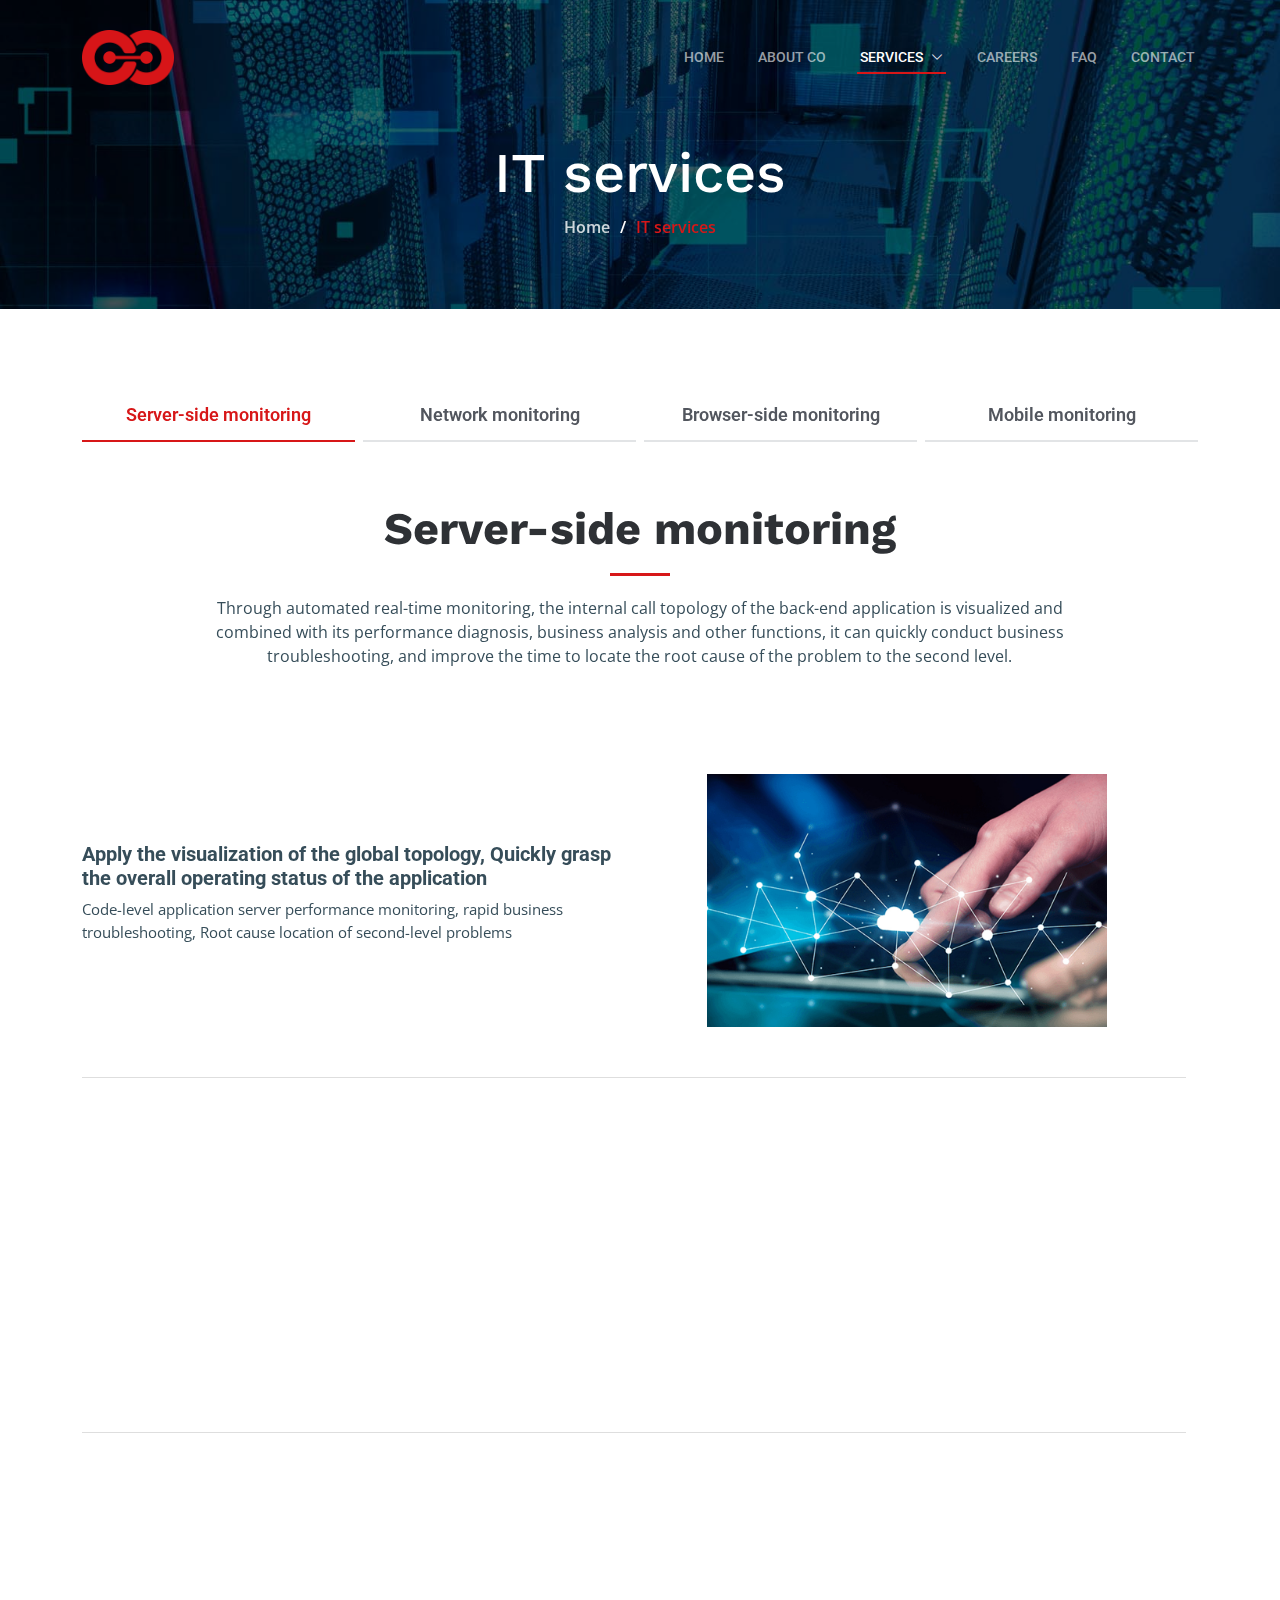
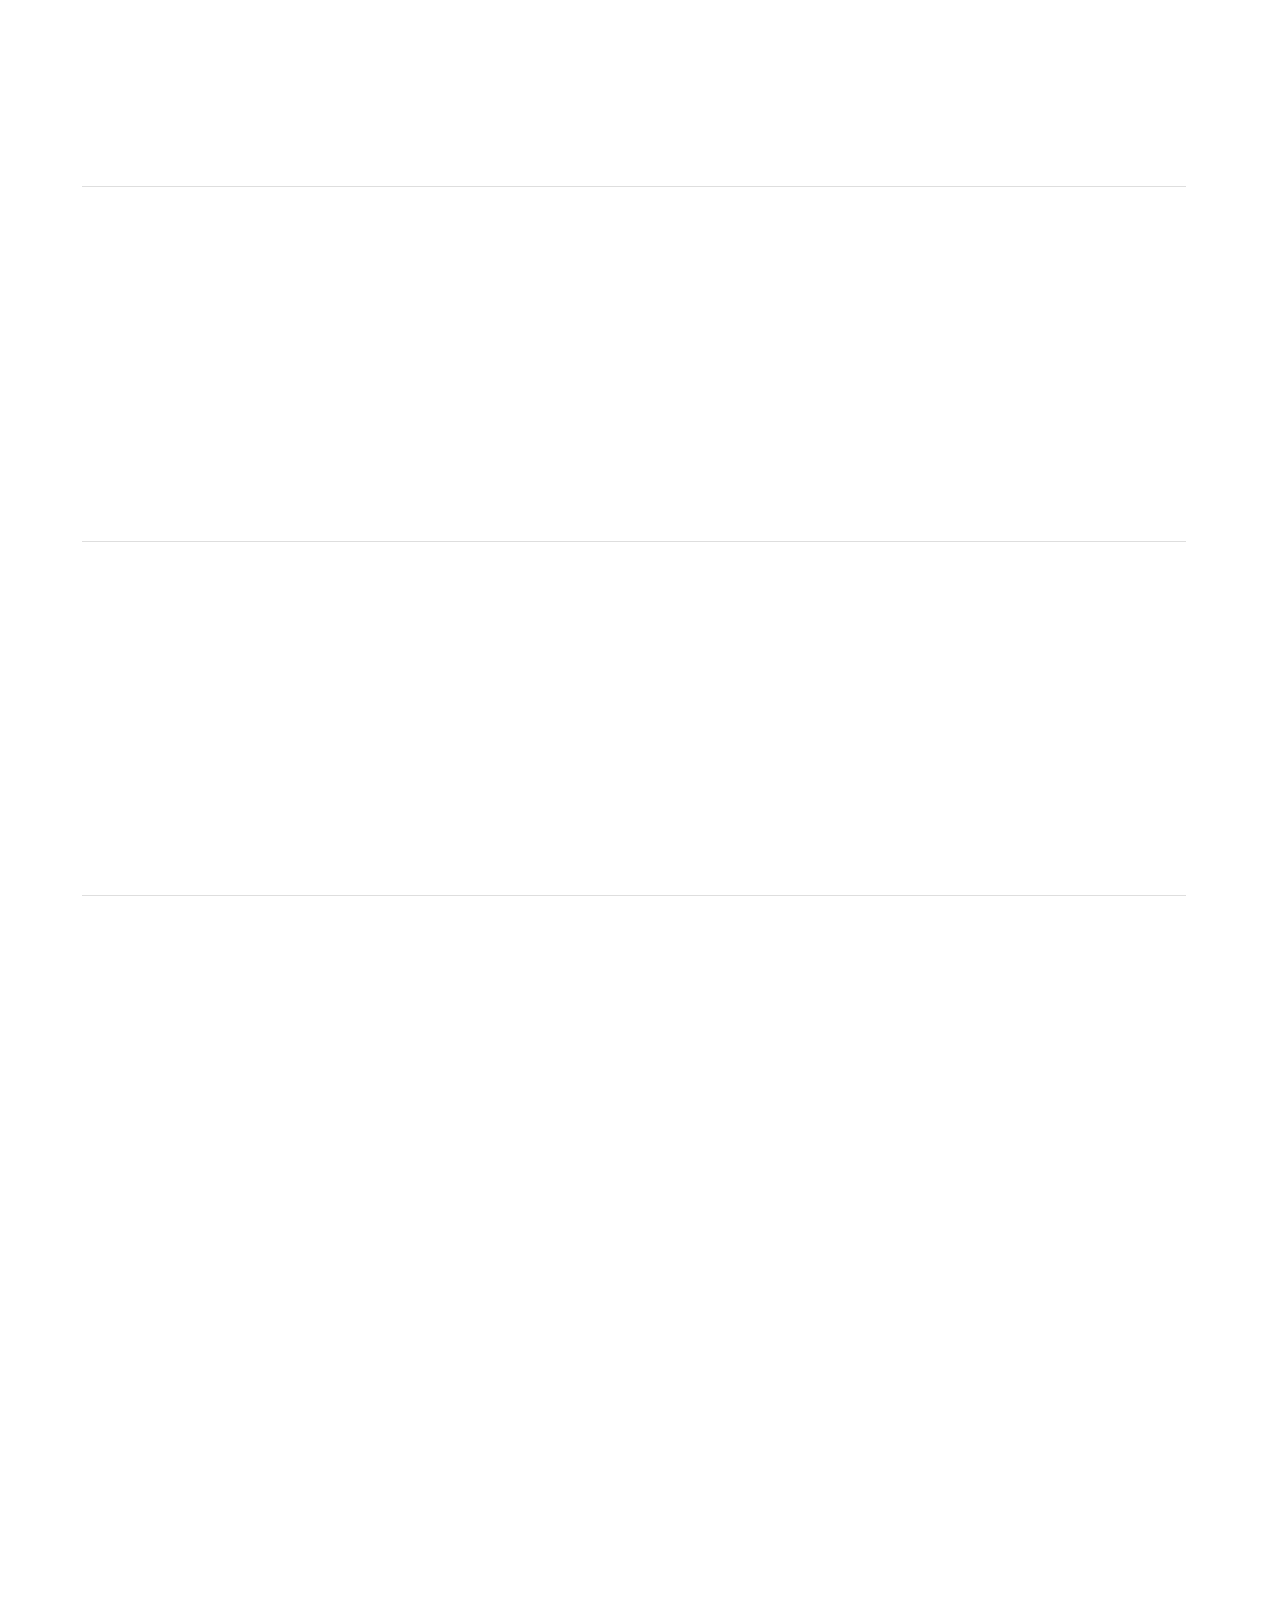
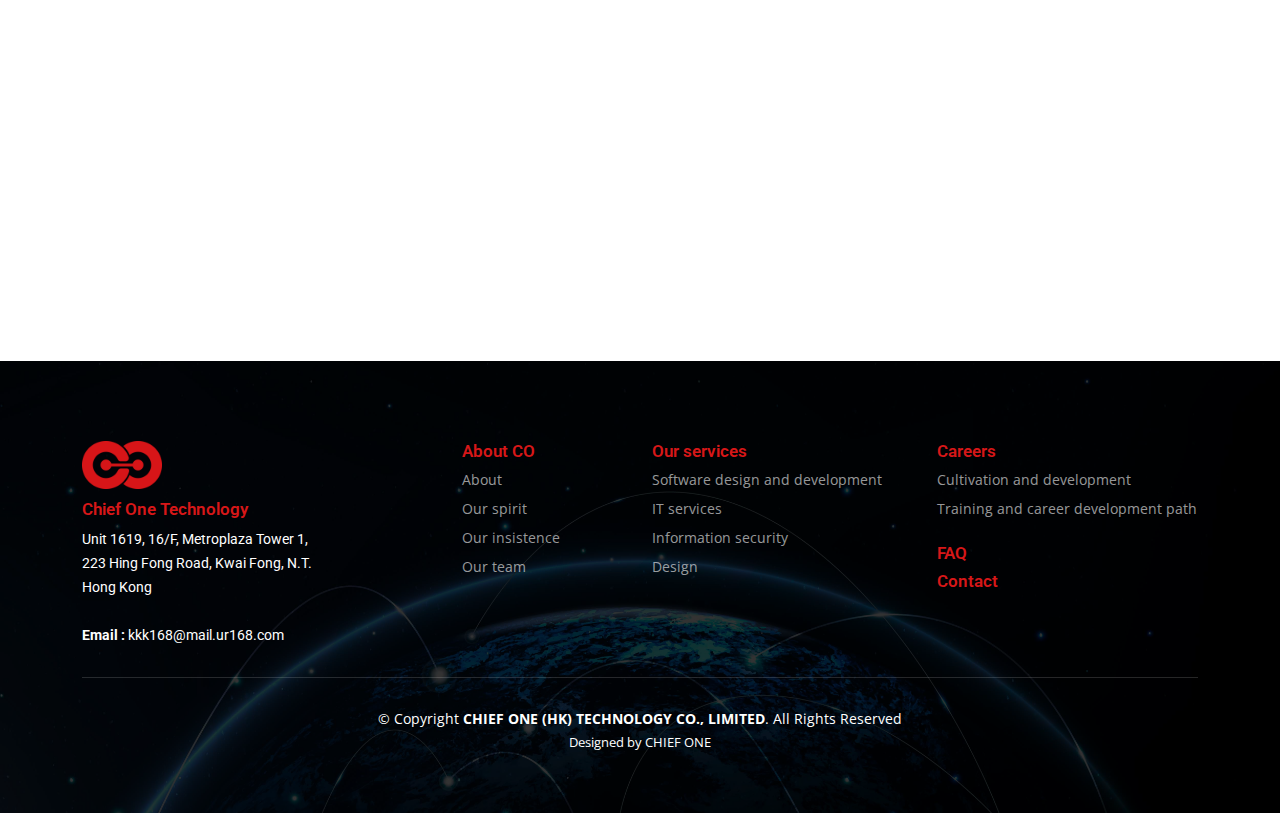
<file: service-server-side.html>
<!DOCTYPE html>
<html lang="en">

<head>
  <meta charset="utf-8">
  <meta content="width=device-width, initial-scale=1.0" name="viewport">

  <title>IT services - Chief One Technology</title>
  <meta content="Chief One Technology is not only a globally recognized technology company but also a family filled with talented experts that help global brands, enterprises, mid-size businesses or even startups with innovative solutions." name="description">
  <meta content="Software design and development , IT services , Server-side monitoring , Network monitoring , Browser-side monitoring , Mobile monitoring , Information security , Design , Visual design , 3D design , Animation design , Game soundtrack" name="keywords">

  <!-- Favicons -->
  <link href="assets/img/favicon.png" rel="icon">
  <link href="assets/img/apple-touch-icon.png" rel="apple-touch-icon">

  <!-- Google Fonts -->
  <link rel="preconnect" href="https://fonts.googleapis.com">
  <link rel="preconnect" href="https://fonts.gstatic.com" crossorigin>
  <link href="https://fonts.googleapis.com/css2?family=Open+Sans:ital,wght@0,300;0,400;0,500;0,600;0,700;1,300;1,400;1,600;1,700&family=Roboto:ital,wght@0,300;0,400;0,500;0,600;0,700;1,300;1,400;1,500;1,600;1,700&family=Work+Sans:ital,wght@0,300;0,400;0,500;0,600;0,700;1,300;1,400;1,500;1,600;1,700&display=swap" rel="stylesheet">

  <!-- Vendor CSS Files -->
  <link href="assets/vendor/bootstrap/css/bootstrap.min.css" rel="stylesheet">
  <link href="assets/vendor/bootstrap-icons/bootstrap-icons.css" rel="stylesheet">
  <link href="assets/vendor/fontawesome-free/css/all.min.css" rel="stylesheet">
  <link href="assets/vendor/aos/aos.css" rel="stylesheet">
  <link href="assets/vendor/glightbox/css/glightbox.min.css" rel="stylesheet">
  <link href="assets/vendor/swiper/swiper-bundle.min.css" rel="stylesheet">

  <!-- Template Main CSS File -->
  <link href="assets/css/main.css" rel="stylesheet">

</head>

<body>

   <!-- ======= Header ======= -->
   <header id="header" class="header d-flex align-items-center">
    <div class="container-fluid container-xl d-flex align-items-center justify-content-between">

      <a href="index.html" class="logo d-flex align-items-center">
        <img src="assets/img/logo.png" alt="">
      </a>

      <i class="mobile-nav-toggle mobile-nav-show bi bi-list"></i>
      <i class="mobile-nav-toggle mobile-nav-hide d-none bi bi-x"></i>
      <nav id="navbar" class="navbar">
        <ul>
          <li><a href="index.html">Home</a></li>
          <li><a href="about.html">About CO</a></li>
          <li class="dropdown"><a class="active"><span >Services
          <i class="bi bi-chevron-down dropdown-indicator"></i></span> </a>
            <ul>
              <li><a href="software-design.html">Software design and development</a></li>
              <li><a href="service-server-side.html">IT services</a></li>
              <li><a href="Information-security.html">Information security</a></li>
              <li><a href="service-design.html">Design</a></li>
            </ul>
          </li>
          <li><a href="careers.html">Careers</a></li>
          <li><a href="FAQ.html"> FAQ</a></li>
          <li><a href="contact.html" >Contact</a></li>
        </ul>
      </nav><!-- .navbar -->

    </div>
  </header><!-- End Header -->


  <main id="main">

    <!-- ======= Breadcrumbs ======= -->
    <div class="breadcrumbs d-flex align-items-center" style="background-image: url('assets/img/breadcrumbs-it services.jpg');">
      <div class="container position-relative d-flex flex-column align-items-center" data-aos="fade">

        <h2 data-aos="fade-down">IT services</h2>
        <ol data-aos="fade-up">
          <li><a href="index.html">Home</a></li>
          <li>IT services</li>
        </ol>

      </div>
    </div><!-- End Breadcrumbs -->

     <!-- ======= Features Section ======= -->
     <section id="features" class="features">
      <div class="container" data-aos="fade-up">

        <ul class="nav nav-tabs row  g-2 d-flex">

          <li class="nav-item col-3">
            <a href="service-server-side.html" class="nav-link active">
              <h4>Server-side monitoring</h4>
            </a>
          </li><!-- End tab nav item -->

          <li class="nav-item col-3">
            <a href="service-network.html" class="nav-link">
              <h4>Network monitoring</h4>
            </a><!-- End tab nav item -->

          <li class="nav-item col-3">
            <a href="service-browser.html" class="nav-link">
              <h4>Browser-side monitoring</h4>
            </a>
          </li><!-- End tab nav item -->

          <li class="nav-item col-3">
            <a href="service-mobile.html" class="nav-link">
              <h4>Mobile monitoring</h4>
            </a>
          </li><!-- End tab nav item -->

        </ul>

        

          <div class="tab-pane active">
               <div class="row">
                 <div class="section-header1 col-lg-12 mt-3 mt-lg-0 d-flex flex-column justify-content-center top" data-aos="fade-up" data-aos-delay="100">
                   <h3 class="text-center" >Server-side monitoring</h3>
                   <p>Through automated real-time monitoring, the internal call topology of the back-end application is visualized and combined with its performance diagnosis, business analysis and other functions, it can quickly conduct business troubleshooting, and improve the time to locate the root cause of the problem to the second level.</p>
   
                 </div>
   
               </div></div>

    <!-- End Features Section -->

    <!-- ======= Service Details Section ======= -->
    <div id="service-details" class="service-details sectiontop ">
      <div class="container" data-aos="fade-up" data-aos-delay="100">

        
        <div class="row gy-4 pttop">

          <div class="row pt ">
            <div class="col-lg-6 order-2 order-lg-1 mt-3 mt-lg-0 d-flex flex-column justify-content-center" data-aos="fade-up" data-aos-delay="100">
              <h4>Apply the visualization of the global topology, Quickly grasp the overall operating status of the application</h4>
              <p class="">
                Code-level application server performance monitoring, rapid business troubleshooting, Root cause location of second-level problems
              </p>
              
            </div>
            <div class="col-lg-6 order-1 order-lg-2 text-center" data-aos="fade-up" data-aos-delay="200">
              <img src="assets/img/services.jpg" alt="" class="itimg-fluid ">
            </div>
          </div>



          <div class="row pt">
            <div class="col-lg-6 order-1 order-lg-1 text-center" data-aos="fade-up" data-aos-delay="200">
              <img src="assets/img/services-execution Web.jpg" alt="" class="itimg-fluid ">
            </div>
            <div class="col-lg-6 order-2 order-lg-1 mt-3 mt-lg-0 d-flex flex-column justify-content-center" data-aos="fade-up" data-aos-delay="100">
              <h4>Sort out the business execution logic through the Web transaction portal, Automatically restore business calling relationships</h4>
              <p class="">
                Ai can automatically discover web transaction entry and visualization of topology, which can help users to automatically associate many individual services in the application according to business execution logic, so as to accurately evaluate the quality of business services.
              </p>
              
            </div>
            
          </div>


          <div class="row pt">
            <div class="col-lg-6 order-2 order-lg-1 mt-3 mt-lg-0 d-flex flex-column justify-content-center" data-aos="fade-up" data-aos-delay="100">
              <h4>A single user requests call chain tracking, Fast realization of fault domain isolation for business performance bottlenecks</h4>
              <p class="">
                The call chain tracking records the call details of a single user's slow request across the entire application link, including the code execution status of each node in the call path, database performance, etc. Through the automatic restoration of a single user request to call the link, you can quickly locate the faulty node that affects business performance, and you can drill down to find the code-level cause in depth.
              </p>
              
            </div>
            <div class="col-lg-6 order-1 order-lg-2 text-center" data-aos="fade-up" data-aos-delay="200">
              <img src="assets/img/services-Fast realization.jpg" alt="" class="itimg-fluid ">
            </div>
          </div>



          <div class="row pt">
            <div class="col-lg-6 order-1 order-lg-1 text-center" data-aos="fade-up" data-aos-delay="200">
              <img src="assets/img/services-Intelligent code.jpg" alt="" class="itimg-fluid ">
            </div>
            <div class="col-lg-6 order-2 order-lg-1 mt-3 mt-lg-0 d-flex flex-column justify-content-center" data-aos="fade-up" data-aos-delay="100">
              <h4>Intelligent code depth tracking, Quickly and accurately locate the root cause of the problem</h4>
              <p class="">
                When the application has performance problems, Ai can be combined with the dynamic baseline function to obtain the complete request operation status at the first time, including code execution, database calls, third-party interfaces, etc., to locate the problem more accurately and efficiently.
              </p>
             
            </div>
            
          </div>

        
          <div class="row pt">
            <div class="col-lg-6 order-2 order-lg-1 mt-3 mt-lg-0 d-flex flex-column justify-content-center" data-aos="fade-up" data-aos-delay="100">
              <h4>User service monitoring is combined with host container monitoring, Omnidirectional assisted positioning problem</h4>
              <p class="">
                The host container data collection frequency is as low as once a minute. It monitors more than ten indicators such as CPU, memory, disk, network, Load Average, TCP connection, file open count, and real-time linkage of web transactions with indicators, which can quickly locate application faults The root cause, real-time understanding of the running status of the host container.
              </p>
              
            </div>
            <div class="col-lg-6 order-1 order-lg-2 text-center" data-aos="fade-up" data-aos-delay="200">
              <img src="assets/img/services-User service.jpg" alt="" class="itimg-fluid ">
            </div>
          </div>


          <div class="row pttop">
            <div class="col-lg-6 order-1 order-lg-1 text-center" data-aos="fade-up" data-aos-delay="200">
              <img src="assets/img/services-ai.jpg" alt="" class="itimg-fluid ">
            </div>
            <div class="col-lg-6 order-2 order-lg-1 mt-3 mt-lg-0 d-flex flex-column justify-content-center" data-aos="fade-up" data-aos-delay="100">
              <h4>Custom transactions implement user operations and back-end services Logical aggregation and splitting to accurately monitor user business</h4>
              <p class="">
                Through the custom transaction function, Ai aggregates requests with the same characteristics (for example, with the same parameter name and the same URI) to form relevant monitoring data and call links. At the same time, Ai can also split a composite request (different back-end services through different parameters) to achieve more accurate monitoring of user transactions.
              </p>
              
            </div>
            
          </div>


          <div class="tab-pane active">
            <div class="row">
              <div class="section-header1 col-lg-12 mt-3 mt-lg-0 d-flex flex-column justify-content-center top" data-aos="fade-up" data-aos-delay="100">
                <h4 class="text-center" >Product advantages</h4>
          </div></div></div>
          <div class="row pttop text-center">
            <div class="col-lg-12 order-1 order-lg-1" data-aos="fade-up" data-aos-delay="200">
              <img src="assets/img/ai-icon2.svg" alt="" class="advantages-img">
            </div>
            <div class="col-lg-12 order-2 order-lg-1 mt-3 mt-lg-0 d-flex flex-column justify-content-center section-header2" data-aos="fade-up" data-aos-delay="100">
              <h4>Custom transactions implement user operations and back-end services Logical aggregation and splitting to accurately monitor user business</h4>
              <p class="">
                Ai's dynamic baseline function is to perform self-learning by automatically calculating the performance data within 15 days (daily baseline) or the last 8 weeks (weekly baseline), dynamically adjusting the alarm threshold and the frequency of snapshot data collection, which can not only reduce invalid alarms , It can also predict performance bottlenecks and feed back problems before users report failures.
              </p>
              
            </div>
            
          </div>

            </div></div>

          
        </div>

      </div>
    </section><!-- End Service Details Section -->

  </main><!-- End #main -->

      <!-- ======= Footer ======= -->
  <footer id="footer" class="footer">

    <div class="footer-content position-relative">
      <div class="container">
        <div class="row">

          <div class="col-lg-4 col-md-6">
            <div class="footer-info">
              <div class="footer-logo">
                <img class="lazy" src="assets/img/logo.png" style="display: inline;">
            </div>
            <h4 style="color:#d71718" >Chief One Technology</h4>
              <p>
                Unit 1619, 16/F, Metroplaza Tower 1, <br>223 Hing Fong Road, Kwai Fong, N.T.<br>Hong Kong<br><br>
                
                <strong>Email : </strong> kkk168@mail.ur168.com<br>
              </p>
             
            </div>
          </div><!-- End footer info column-->

          <div class="col-lg-2 col-md-3 footer-links">
            <h4 style="color:#d71718">About CO</h4>
            <ul>
              <li><a href="about.html">About</a></li>
              <li><a href="about.html#alt-services">Our spirit</a></li>
              <li><a href="about.html#services">Our insistence</a></li>
              <li><a href="about.html#team">Our team</a></li>
            </ul>
          </div><!-- End footer links column-->

          <div class="col-lg-3 col-md-3 footer-links">
            <h4 style="color:#d71718">Our services</h4>
            <ul>
              <li><a href="software-design.html">Software design and development</a></li>
              <li><a href="service-server-side.html">IT services</a></li>
              <li><a href="Information-security.html">Information security</a></li>
              <li><a href="service-design.html">Design</a></li>
            </ul>
          </div><!-- End footer links column-->

          <div class="col-lg-3 col-md-3 footer-links">
            <h4 style="color:#d71718">Careers</h4>
            <ul>
              <li><a href="careers.html#alt-services">Cultivation and development</a></li>
              <li><a href="careers.html#training">Training and career development path</a></li>
              
            </ul>
            <h4 class="footer_fQ" style="color:#d71718"><a href="FAQ.html">FAQ</a></h4>
            
            <h4 class="" style="color:#d71718"><a href="contact.html">Contact</a></h4>
            

          </div><!-- End footer links column-->

          

        </div>
      </div>
    </div>

    <div class="footer-legal text-center position-relative">
      <div class="container">
        <div class="copyright">
          &copy; Copyright <strong><span>CHIEF ONE (HK) TECHNOLOGY CO., LIMITED</span></strong>. All Rights Reserved
        </div>
        <div class="credits">
        Designed by CHIEF ONE
        </div>
      </div>
    </div>

  </footer>
  <!-- End Footer -->

  <a href="#" class="scroll-top d-flex align-items-center justify-content-center"><i class="bi bi-arrow-up-short"></i></a>

  <div id="preloader"></div>

  <!-- Vendor JS Files -->
  <script src="assets/vendor/bootstrap/js/bootstrap.bundle.min.js"></script>
  <script src="assets/vendor/aos/aos.js"></script>
  <script src="assets/vendor/glightbox/js/glightbox.min.js"></script>
  <script src="assets/vendor/isotope-layout/isotope.pkgd.min.js"></script>
  <script src="assets/vendor/swiper/swiper-bundle.min.js"></script>
  <script src="assets/vendor/purecounter/purecounter_vanilla.js"></script>
  <script src="assets/vendor/php-email-form/validate.js"></script>

  <!-- Template Main JS File -->
  <script src="assets/js/main.js"></script>

</body>

</html>
</file>
<file: assets/css/main.css>
:root {
  --font-default: "Open Sans", system-ui, -apple-system, "Segoe UI", Roboto, "Helvetica Neue", Arial, "Noto Sans", "Liberation Sans", sans-serif, "Apple Color Emoji", "Segoe UI Emoji", "Segoe UI Symbol", "Noto Color Emoji";
  --font-primary: "Roboto", sans-serif;
  --font-secondary: "Work Sans", sans-serif;
}

/* Colors */
:root {
  --color-default: #364d59;
  --color-primary: #d71718;
  --color-secondary: #52565e;
}

/* Smooth scroll behavior */
:root {
  scroll-behavior: smooth;
}

/*--------------------------------------------------------------
# General
--------------------------------------------------------------*/
body {
  font-family: var(--font-default);
  color: var(--color-default);
  overflow-x: hidden;
}

a {
  color: var(--color-primary);
  text-decoration: none;
}

a:hover {
  color: #ffc732;
  text-decoration: none;
}

h1,
h2,
h3,
h4,
h5,
h6 {
  font-family: var(--font-primary);
}

/*--------------------------------------------------------------
# Sections & Section Header
--------------------------------------------------------------*/
section {
  padding: 80px 0;
  overflow: hidden;
}

.sectiontop {
  padding-top: 30px;
  overflow: hidden;
}

.section-bg {
  background-color: #f5f6f7;
}

.section-redbg {
  background-color: #d71718;
}



.section-header {
  text-align: center;
  padding-bottom: 70px;
}

.section-header-ca{
  /* text-align: center; */
  padding-bottom: 30px;
}


.section-header-ca h2{
  font-size: 40px;
  font-weight: 700;
  position: relative;
  color: #2e3135;
}

.section-header h2 {
  font-size: 40px;
  font-weight: 700;
  position: relative;
  color: #2e3135;
  font-family: var(--font-secondary);
}

.section-header h2:before,
.section-header h2:after {
  content: "";
  width: 50px;
  height: 2px;
  background: var(--color-primary);
  display: inline-block;
}

.section-header h2:before {
  margin: 0 15px 10px 0;
}

.section-header h2:after {
  margin: 0 0 10px 15px;
}

.section-header p {
  margin: 0 auto 0 auto;
}

@media (min-width: 1199px) {
  .section-header p {
    max-width: 60%;
  }
}

/*--------------------------------------------------------------
# Breadcrumbs
--------------------------------------------------------------*/
.breadcrumbs {
  padding: 140px 0 60px 0;
  min-height: 30vh;
  position: relative;
  background-size: cover;
  background-position: center;
  background-repeat: no-repeat;
  width: 100%;
}

.breadcrumbs:before {
  content: "";
  background-color: rgba(0, 0, 0, 0.6);
  position: absolute;
  inset: 0;
}

.breadcrumbs h2 {
  font-size: 56px;
  font-weight: 500;
  color: #fff;
  font-family: var(--font-secondary);
}

.breadcrumbs ol {
  display: flex;
  flex-wrap: wrap;
  list-style: none;
  padding: 0 0 10px 0;
  margin: 0;
  font-size: 16px;
  font-weight: 600;
  color: #d71718;
}

.breadcrumbs ol a {
  color: rgba(255, 255, 255, 0.8);
  transition: 0.3s;
}

.breadcrumbs ol a:hover {
  text-decoration: underline;
}

.breadcrumbs ol li+li {
  padding-left: 10px;
}

.breadcrumbs ol li+li::before {
  display: inline-block;
  padding-right: 10px;
  color: #fff;
  content: "/";
}

/*--------------------------------------------------------------
# Scroll top button
--------------------------------------------------------------*/
.scroll-top {
  position: fixed;
  visibility: hidden;
  opacity: 0;
  right: 15px;
  bottom: 15px;
  z-index: 99999;
  background: var(--color-primary);
  width: 40px;
  height: 40px;
  border-radius: 4px;
  transition: all 0.4s;
}

.scroll-top i {
  font-size: 24px;
  color: white;
  line-height: 0;
}

.scroll-top:hover {
  background: #d71718;
  color: #fff;
}

.scroll-top.active {
  visibility: visible;
  opacity: 1;
}

/*--------------------------------------------------------------
# Preloader
--------------------------------------------------------------*/
#preloader {
  position: fixed;
  inset: 0;
  z-index: 999999;
  overflow: hidden;
  background: #fff;
  transition: all 0.6s ease-out;
}

#preloader:before {
  content: "";
  position: fixed;
  top: calc(50% - 30px);
  left: calc(50% - 30px);
  border: 6px solid #fff;
  border-color: var(--color-primary) transparent var(--color-primary) transparent;
  border-radius: 50%;
  width: 60px;
  height: 60px;
  -webkit-animation: animate-preloader 1.5s linear infinite;
  animation: animate-preloader 1.5s linear infinite;
}

@-webkit-keyframes animate-preloader {
  0% {
    transform: rotate(0deg);
  }

  100% {
    transform: rotate(360deg);
  }
}

@keyframes animate-preloader {
  0% {
    transform: rotate(0deg);
  }

  100% {
    transform: rotate(360deg);
  }
}

/*--------------------------------------------------------------
# Disable aos animation delay on mobile devices
--------------------------------------------------------------*/
@media screen and (max-width: 768px) {
  [data-aos-delay] {
    transition-delay: 0 !important;
  }
}

/*--------------------------------------------------------------
# Header
--------------------------------------------------------------*/
.header {
  z-index: 997;
  position: absolute;
  padding: 30px 0;
  top: 0;
  left: 0;
  right: 0;
}

.header .logo img {
  width: 100%;
  max-height: 55px;
  margin-right: 6px;
}

.header .logo h1 {
  font-size: 24px;
  font-weight: 700;
  color: #fff;
  margin-bottom: 0;
  font-family: var(--font-primary);
}

.header .logo h1 span {
  color: var(--color-primary);
}

/*--------------------------------------------------------------
# Desktop Navigation
--------------------------------------------------------------*/
@media (min-width: 1280px) {
  .navbar {
    padding: 0;
  }

  .navbar ul {
    margin: 0;
    padding: 0;
    display: flex;
    list-style: none;
    align-items: center;
  }

  .navbar li {
    position: relative;
  }

  .navbar>ul>li {
    white-space: nowrap;
    padding: 10px 0 10px 28px;
  }


  .a {
    display: flex;
    align-items: center;
    justify-content: space-between;
    padding: 0 3px;
    font-family: var(--font-primary);
    font-size: 14px;
    font-weight: 500;
    color: rgba(255, 255, 255, 0.6);
    text-transform: uppercase;
    white-space: nowrap;
    transition: 0.3s;
    position: relative;
  }

  .a:hover,
  .a .active,
  .a .active:focus,
  .a li:hover>a {
    color: #fff;
  }

 
  
  
  .navbar a,
  .navbar a:focus {
    display: flex;
    align-items: center;
    justify-content: space-between;
    padding: 0 3px;
    font-family: var(--font-primary);
    font-size: 14px;
    font-weight: 500;
    color: rgba(255, 255, 255, 0.6);
    text-transform: uppercase;
    white-space: nowrap;
    transition: 0.3s;
    position: relative;
  }

  .navbar a i,
  .navbar a:focus i {
    font-size: 12px;
    line-height: 0;
    margin-left: 5px;
  }

  .navbar>ul>li>a:before {
    content: "";
    position: absolute;
    width: 100%;
    height: 2px;
    bottom: -6px;
    left: 0;
    background-color: #d71718;
    visibility: hidden;
    width: 0px;
    transition: all 0.3s ease-in-out 0s;
  }

  .navbar a:hover:before,
  .navbar li:hover>a:before,
  .navbar .active:before {
    visibility: visible;
    width: 100%;
  }

  .navbar a:hover,
  .navbar .active,
  .navbar .active:focus,
  .navbar li:hover>a {
    color: #fff;
  }

  .navbar .dropdown ul {
    display: block;
    position: absolute;
    left: 28px;
    top: calc(100% + 30px);
    margin: 0;
    padding: 10px 0;
    z-index: 99;
    opacity: 0;
    visibility: hidden;
    background: #fff;
    box-shadow: 0px 0px 30px rgba(127, 137, 161, 0.25);
    transition: 0.3s;
  }

  .navbar .dropdown ul li {
    min-width: 200px;
  }

  .navbar .dropdown ul a {
    padding: 10px 20px;
    font-size: 15px;
    text-transform: none;
    color: var(--color-default);
    font-weight: 400;
  }

  .navbar .dropdown ul a i {
    font-size: 12px;
  }

  .navbar .dropdown ul a:hover,
  .navbar .dropdown ul .active:hover,
  .navbar .dropdown ul li:hover>a {
    color: var(--color-primary);
  }

  .navbar .dropdown:hover>ul {
    opacity: 1;
    top: 100%;
    visibility: visible;
  }

  .navbar .dropdown .dropdown ul {
    top: 0;
    left: calc(100% - 30px);
    visibility: hidden;
  }

  .navbar .dropdown .dropdown:hover>ul {
    opacity: 1;
    top: 0;
    left: 100%;
    visibility: visible;
  }
}

@media (min-width: 1280px) and (max-width: 1366px) {
  .navbar .dropdown .dropdown ul {
    left: -90%;
  }

  .navbar .dropdown .dropdown:hover>ul {
    left: -100%;
  }
}

@media (min-width: 1280px) {

  .mobile-nav-show,
  .mobile-nav-hide {
    display: none;
  }
}

/*--------------------------------------------------------------
# Mobile Navigation
--------------------------------------------------------------*/
@media (max-width: 1279px) {
  .navbar {
    position: fixed;
    top: 0;
    right: -100%;
    width: 100%;
    max-width: 400px;
    bottom: 0;
    transition: 0.3s;
    z-index: 9997;
  }

  .navbar ul {
    position: absolute;
    inset: 0;
    padding: 50px 0 10px 0;
    margin: 0;
    background: rgba(0, 0, 0, 0.8);
    overflow-y: auto;
    transition: 0.3s;
    z-index: 9998;
  }

  

  .navbar a,
  .navbar a:focus {
    display: flex;
    align-items: center;
    justify-content: space-between;
    padding: 10px 20px;
    font-family: var(--font-primary);
    font-size: 15px;
    font-weight: 500;
    color: rgba(255, 255, 255, 0.7);
    white-space: nowrap;
    text-transform: uppercase;
    transition: 0.3s;
    
  }

  .navbar a i,
  .navbar a:focus i {
    font-size: 1px;
    line-height: 0;
    margin-left: 5px;
    color: #fff;
  }

  .navbar a:hover,
  .navbar .active,
  .navbar .active:focus,
  .navbar li:hover>a {
    color: #fff;
  }


  .a:hover,.a .active,.a .active:focus{
    color: #fff;
  }
  
  .a{
    color: rgba(255, 255, 255, 0.7);
  }

  .navbar .dropdown ul,
  .navbar .dropdown .dropdown ul {
    position: static;
    display: none;
    padding: 10px 0;
    margin: 10px 20px;
    transition: all 0.5s ease-in-out;
    border: 1px solid #222428;
  }

  .navbar .dropdown>.dropdown-active,
  .navbar .dropdown .dropdown>.dropdown-active {
    display: block;
  }

  .mobile-nav-show {
    position: relative;
    color: #fff;
    font-size: 28px;
    cursor: pointer;
    line-height: 0;
    transition: 0.5s;
    z-index: 9999;
    padding-right: 10px;
  }

  .mobile-nav-hide {
    color: #fff;
    font-size: 32px;
    cursor: pointer;
    line-height: 0;
    transition: 0.5s;
    position: fixed;
    right: 20px;
    top: 20px;
    z-index: 9999;
  }

  .mobile-nav-active {
    overflow: hidden;
  }

  .mobile-nav-active .navbar {
    right: 0;
  }

  .mobile-nav-active .navbar:before {
    content: "";
    position: fixed;
    inset: 0;
    background: rgba(0, 0, 0, 0.6);
    z-index: 9996;
  }
}

/*--------------------------------------------------------------
# Get Started Section
--------------------------------------------------------------*/
.get-started .content {
  padding: 30px 0;
}

.get-started .content h3 {
  font-size: 36px;
  color: var(--color-secondary);
  font-weight: 600;
  margin-bottom: 25px;
  padding-bottom: 25px;
  position: relative;
}

.get-started .content h3:after {
  content: "";
  position: absolute;
  display: block;
  width: 60px;
  height: 4px;
  background: var(--color-primary);
  left: 0;
  bottom: 0;
}

.get-started .content p {
  font-size: 14px;
}

.get-started .php-email-form {
  background: #fff;
  padding: 30px;
  height: 100%;
}

@media (max-width: 575px) {
  .get-started .php-email-form {
    padding: 20px;
  }
}

.get-started .php-email-form h3 {
  font-size: 14px;
  font-weight: 700;
  text-transform: uppercase;
  letter-spacing: 1px;
}

.get-started .php-email-form p {
  font-size: 14px;
  margin-bottom: 20px;
}

.get-started .php-email-form .error-message {
  display: none;
  color: #fff;
  background: #df1529;
  text-align: left;
  padding: 15px;
  margin-bottom: 24px;
  font-weight: 600;
}

.get-started .php-email-form .sent-message {
  display: none;
  color: #fff;
  background: #059652;
  text-align: center;
  padding: 15px;
  margin-bottom: 24px;
  font-weight: 600;
}

.get-started .php-email-form .loading {
  display: none;
  background: #fff;
  text-align: center;
  padding: 15px;
  margin-bottom: 24px;
}

.get-started .php-email-form .loading:before {
  content: "";
  display: inline-block;
  border-radius: 50%;
  width: 24px;
  height: 24px;
  margin: 0 10px -6px 0;
  border: 3px solid #059652;
  border-top-color: #fff;
  -webkit-animation: animate-loading 1s linear infinite;
  animation: animate-loading 1s linear infinite;
}

.get-started .php-email-form input,
.get-started .php-email-form textarea {
  border-radius: 0;
  box-shadow: none;
  font-size: 14px;
  border-radius: 0;
}

.get-started .php-email-form input:focus,
.get-started .php-email-form textarea:focus {
  border-color: var(--color-primary);
}

.get-started .php-email-form input {
  padding: 12px 15px;
}

.get-started .php-email-form textarea {
  padding: 12px 15px;
}

.get-started .php-email-form button[type=submit] {
  background: var(--color-primary);
  border: 0;
  padding: 10px 30px;
  color: #fff;
  transition: 0.4s;
  border-radius: 4px;
}

.get-started .php-email-form button[type=submit]:hover {
  background: rgba(254, 185, 0, 0.8);
}

@-webkit-keyframes animate-loading {
  0% {
    transform: rotate(0deg);
  }

  100% {
    transform: rotate(360deg);
  }
}

@keyframes animate-loading {
  0% {
    transform: rotate(0deg);
  }

  100% {
    transform: rotate(360deg);
  }
}

/*--------------------------------------------------------------
# Constructions Section
--------------------------------------------------------------*/
.constructions .card-item {
  border: 1px solid rgba(82, 86, 94, 0.2);
  background: #fff;
  position: relative;
  border-radius: 0;
}

.constructions .card-item .card-bg {
  min-height: 300px;
  background-size: cover;
  background-position: center;
  background-repeat: no-repeat;
}

.constructions .card-item .card-body {
  padding: 30px;
}

.constructions .card-item h4 {
  font-weight: 700;
  font-size: 20px;
  margin-bottom: 15px;
  color: var(--color-secondary);
}

.constructions .card-item p {
  color: var(--color-secondary);
  margin: 0 0 8px 0;

}

/*--------------------------------------------------------------
# Services Section
--------------------------------------------------------------*/
.services .service-item {
  padding: 40px;
  background: #fff;
  height: 100%;
  border: 1px solid rgba(82, 86, 94, 0.2);
}

.services .service-item .icon {
  width: 70px;
  height: 70px;
  position: relative;
  margin-bottom: 20px;
  
}

.services .service-item .icon i {
  color: var(--color-secondary);
  font-size: 40px;
  transition: ease-in-out 0.3s;
  z-index: 2;
  position: relative;
  line-height: 1.8;
  

}

/* .services .service-item .icon:before {
  position: absolute;
  content: "";
  height: 100%;
  width: 100%;
  background: #f0f1f2;
  border-radius: 50px;
  z-index: 1;
  top: 10px;
  right: -15px;
  transition: 0.3s;
} */

.services .service-item h3 {
  color: var(--color-default);
  font-weight: 700;
  margin: 0 0 20px 0;
  padding-bottom: 8px;
  font-size: 22px;
  position: relative;
  display: inline-block;
  border-bottom: 2px solid #ebebed;
  transition: 0.3s;
}

.services .service-item p {
  line-height: 24px;
  font-size: 14px;
  margin-bottom: 0;
}

.services .service-item .readmore {
  margin-top: 15px;
  display: inline-block;
  color: var(--color-primary);
}

.services .service-item:hover .icon:before {
  background: var(--color-primary);
}

.services .service-item:hover h3 {
  border-color: var(--color-primary);
}

/* ---------------------------------------------------------------- */



.services01 .service-item {
  padding: 40px;
  /* background: #fff; */
  height: 100%;
  border: 1px solid rgba(82, 86, 94, 0.2);
  border-radius: 10px;
}

.services01 .service-item .icon {
  width: 70px;
  height: 70px;
  position: relative;
  margin-bottom: 20px;
  
}

.services01 .service-item .icon i {
  color: var(--color-secondary);
  font-size: 40px;
  transition: ease-in-out 0.3s;
  z-index: 2;
  position: relative;
  line-height: 1.8;
  

}

/* .services .service-item .icon:before {
  position: absolute;
  content: "";
  height: 100%;
  width: 100%;
  background: #f0f1f2;
  border-radius: 50px;
  z-index: 1;
  top: 10px;
  right: -15px;
  transition: 0.3s;
} */

.services01 .service-item h3 {
  color: var(--color-default);
  font-weight: 700;
  margin: 0 0 20px 0;
  padding-bottom: 8px;
  font-size: 22px;
  position: relative;
  display: inline-block;
  border-bottom: 2px solid var(--color-primary);
  transition: 0.3s;
  /* #ebebed */
}

.services01 .service-item p {
  line-height: 24px;
  font-size: 14px;
  margin-bottom: 0;
}

.services01 .service-item .readmore {
  margin-top: 15px;
  display: inline-block;
  color: var(--color-primary);
}

.services01 .service-item:hover .icon:before {
  background: var(--color-primary);
}

/* .services01 .service-item:hover h3 {
  border-color: var(--color-primary);
} */




/*--------------------------------------------------------------
# Features Section
--------------------------------------------------------------*/
.features .nav-tabs {
  border: 0;
}

.features .nav-link {
  padding: 15px 0;
  transition: 0.3s;
  color: var(--color-secondary);
  border-radius: 0;
  display: flex;
  align-items: center;
  justify-content: center;
  cursor: pointer;
  height: 100%;
  border: 0;
  border-bottom: 2px solid #e2e4e6;
}

.features .nav-link i {
  padding-right: 15px;
  font-size: 48px;
}

.features .nav-link h4 {
  font-size: 18px;
  font-weight: 600;
  margin: 0;
}

@media (max-width: 575px) {
  .features .nav-link h4 {
    font-size: 16px;
  }
}

.features .nav-link:hover {
  color: var(--color-primary);
}

.features .nav-link.active {
  color: var(--color-primary);
  background-color: transparent;
  border-color: var(--color-primary);
}

.features .tab-content {
  margin-top: 30px;
}

.features .tab-pane h3 {
  font-weight: 700;
  font-size: 45px;
  position: relative;
  margin-bottom: 20px;
  padding-bottom: 20px;
  font-family: var(--font-secondary);
  color: #2e3135
}

.features .tab-pane h3:after {
  content: "";
  position: absolute;
  display: block;
  width: 60px;
  height: 3px;
  background: var(--color-primary);
  left: calc(50% - 30px);
  bottom: 0;
}

.features .tab-pane ul {
  list-style: none;
  padding: 0;
}

.features .tab-pane ul li {
  padding-top: 10px;
}

.features .tab-pane ul i {
  font-size: 20px;
  padding-right: 4px;
  color: var(--color-primary);
}

.features .tab-pane p:last-child {
  margin-bottom: 0;
}

/*--------------------------------------------------------------
# Our Projects Section
--------------------------------------------------------------*/
.projects .portfolio-flters {
  padding: 0;
  margin: 0 auto 20px auto;
  list-style: none;
  text-align: center;
}

.projects .portfolio-flters li {
  cursor: pointer;
  display: inline-block;
  padding: 0;
  font-size: 14px;
  font-weight: 500;
  margin: 0 10px;
  line-height: 1;
  margin-bottom: 5px;
  transition: all 0.3s ease-in-out;
  background-color: rgb(245, 246, 247);
  padding: 8px 15px;
  border-radius: 4px;
  
}

.projects .portfolio-flters li:hover,
.projects .portfolio-flters li.filter-active {
  background-color:var(--color-primary) ;
  color: white;
}

.projects .portfolio-flters li:first-child {
  margin-left: 0;
}

.projects .portfolio-flters li:last-child {
  margin-right: 0;
}

@media (max-width: 575px) {
  .projects .portfolio-flters li {
    font-size: 14px;
    margin: 0 5px;
  }
}

.projects .portfolio-content {
  position: relative;
  overflow: hidden;
}

.projects .portfolio-content img {
  transition: 0.3s;
}

.projects .portfolio-content .portfolio-info {
  opacity: 0;
  position: absolute;
  inset: 0;
  z-index: 3;
  transition: all ease-in-out 0.3s;
  background: rgba(0, 0, 0, 0.6);
  padding: 15px;
}

.projects .portfolio-content .portfolio-info h4 {
  font-size: 14px;
  padding: 5px 10px;
  font-weight: 400;
  color: #fff;
  display: inline-block;
  background-color: var(--color-primary);
}

.projects .portfolio-content .portfolio-info p {
  position: absolute;
  bottom: 10px;
  text-align: center;
  display: inline-block;
  left: 0;
  right: 0;
  font-size: 16px;
  font-weight: 600;
  color: rgba(255, 255, 255, 0.8);
}

.projects .portfolio-content .portfolio-info .preview-link,
.projects .portfolio-content .portfolio-info .details-link {
  position: absolute;
  left: calc(50% - 13px);
  font-size: 26px;
  top: calc(50% - 13px);
  color: #fff;
  transition: 0.3s;
  line-height: 1.2;
}

.projects .portfolio-content .portfolio-info .preview-link:hover,
.projects .portfolio-content .portfolio-info .details-link:hover {
  color: var(--color-primary);
}

.projects .portfolio-content .portfolio-info .details-link {
  left: 50%;
  font-size: 34px;
  line-height: 0;
}

.projects .portfolio-content:hover .portfolio-info {
  opacity: 1;
}

.projects .portfolio-content:hover img {
  transform: scale(1.1);
}

/*--------------------------------------------------------------
# Testimonials Section
--------------------------------------------------------------*/
.testimonials .testimonial-wrap {
  padding-left: 50px;
}

.testimonials .testimonials-carousel,
.testimonials .testimonials-slider {
  overflow: hidden;
}

.testimonials .testimonial-item {
  box-sizing: content-box;
  padding: 30px 30px 30px 60px;
  margin: 0 15px 30px 0;
  min-height: 200px;
  box-shadow: 0px 2px 20px rgba(82, 86, 94, 0.1);
  position: relative;
  background: #fff;
}

.testimonials .testimonial-item .testimonial-img {
  width: 90px;
  border-radius: 10px;
  border: 6px solid #fff;
  position: absolute;
  left: -45px;
}

.testimonials .testimonial-item h3 {
  font-size: 18px;
  font-weight: bold;
  margin: 10px 0 5px 0;
  color: #000;
}

.testimonials .testimonial-item h4 {
  font-size: 14px;
  color: #999;
  margin: 0;
}

.testimonials .testimonial-item .stars {
  margin: 10px 0;
}

.testimonials .testimonial-item .stars i {
  color: #ffc107;
  margin: 0 1px;
}

.testimonials .testimonial-item .quote-icon-left,
.testimonials .testimonial-item .quote-icon-right {
  color: #ffd565;
  font-size: 26px;
  line-height: 0;
}

.testimonials .testimonial-item .quote-icon-left {
  display: inline-block;
  left: -5px;
  position: relative;
}

.testimonials .testimonial-item .quote-icon-right {
  display: inline-block;
  right: -5px;
  position: relative;
  top: 10px;
  transform: scale(-1, -1);
}

.testimonials .testimonial-item p {
  font-style: italic;
  margin: 15px auto 15px auto;
}

.testimonials .swiper-pagination {
  margin-top: 20px;
  position: relative;
}

.testimonials .swiper-pagination .swiper-pagination-bullet {
  width: 12px;
  height: 12px;
  background-color: #d5d7da;
  opacity: 1;
}

.testimonials .swiper-pagination .swiper-pagination-bullet-active {
  background-color: var(--color-primary);
}

@media (max-width: 767px) {
  .testimonials .testimonial-wrap {
    padding-left: 0;
  }

  .testimonials .testimonials-carousel,
  .testimonials .testimonials-slider {
    overflow: hidden;
  }

  .testimonials .testimonial-item {
    padding: 30px;
    margin: 15px;
  }

  .testimonials .testimonial-item .testimonial-img {
    position: static;
    left: auto;
  }
}

/*--------------------------------------------------------------
# Alt Services Section
--------------------------------------------------------------*/
.alt-services .img-bg {
  background-size: cover;
  background-position: center center;
  min-height: 400px;
}

.alt-services h3 {
  font-size: 28px;
  font-weight: 700;
  color: var(--color-secondary);
  margin-bottom: 20px;
  padding-bottom: 20px;
  position: relative;
}

.alt-services h3:after {
  content: "";
  position: absolute;
  display: block;
  width: 50px;
  height: 3px;
  background: var(--color-primary);
  left: 0;
  bottom: 0;
}

.alt-services .icon-box {
  margin-top: 50px;
}

.alt-services .icon-box i {
  display: flex;
  /* align-items: center; */
  /* justify-content: center; */
  /* color: var(--color-primary); */
  margin-right: 25px;
  /* font-size: 28px; */
  width: 120px;
  height: 120px;
  /* border-radius: 4px; */
  line-height: 0;
  /* box-shadow: 0px 2px 30px rgba(0, 0, 0, 0.08); */
  /* background-color: #fff; */
  transition: 0.3s;
  /* padding: 12px; */
}


.alt-services .icon-box {
  margin-top: 50px;
}

.alt-services .icon-box i {
  display: flex;
  /* align-items: center; */
  /* justify-content: center; */
  /* color: var(--color-primary); */
  margin-right: 25px;
  /* font-size: 28px; */
  width: 120px;
  height: 120px;
  /* border-radius: 4px; */
  line-height: 0;
  /* box-shadow: 0px 2px 30px rgba(0, 0, 0, 0.08); */
  /* background-color: #fff; */
  transition: 0.3s;
  /* padding: 12px; */
}



/* .alt-services .icon-box:hover i {
  background-color: var(--color-primary);
  color: #fff;
} */

.alt-services .icon-box h4 {
  font-weight: 700;
  margin-bottom: 10px;
  font-size: 18px;
}

.alt-services .icon-box h4 a {
  color: #000;
  transition: 0.3s;
}

.alt-services .icon-box h4 a:hover {
  color: var(--color-primary);
}

.alt-services .icon-box p {
  line-height: 24px;
  font-size: 14px;
  margin-bottom: 0;
}





/*--------------------------------------------------------------
# About Section
--------------------------------------------------------------*/
.about h2 {
  font-size: 48px;
  font-weight: 700;
  font-family: var(--font-secondary);
  margin: 30px 0;
  color: #2e3135;
}

@media (min-width: 991px) {
  .about h2 {
    max-width: 65%;
    /* margin: 0 0 80px 0; */
  }
}

.about .our-story {
  padding: 40px;
  background-color: #f5f6f7;
}

@media (min-width: 991px) {
  .about .our-story {
    padding-right: 35%;
  }
}

.about .our-story h4 {
  text-transform: uppercase;
  font-size: 18px;
  color: #838893;
}

.about .our-story h3 {
  font-size: 36px;
  font-weight: 700;
  margin-bottom: 20px;
  color: var(--color-secondary);
}

.about .our-story p:last-child {
  margin-bottom: 0;
}

.about ul {
  list-style: none;
  padding: 0;
  font-size: 15px;
}

.about ul li {
  padding: 5px 0;
  display: flex;
  /* align-items: center; */
}

.about ul i {
  font-size: 20px;
  margin-right: 4px;
  color: var(--color-primary);
}

.about .watch-video i {
  font-size: 32px;
  transition: 0.3s;
  color: var(--color-primary);
}

.about .watch-video a {
  font-weight: 600;
  color: var(--color-secondary);
  margin-left: 8px;
  transition: 0.3s;
}

.about .watch-video:hover a {
  color: var(--color-primary);
}

.about .about-img {
  min-height: 600px;
  background-size: cover;
  background-position: center;
}

@media (min-width: 992px) {
  .about .about-img {
    position: absolute;
    top: 0;
    right: 0;
  }
}

/*--------------------------------------------------------------
# Stats Counter Section
--------------------------------------------------------------*/
.stats-counter .stats-item {
  /* background: #fff; */
  /* box-shadow: 0px 0 30px rgba(82, 86, 94, 0.05); */
  padding: 30px;
}

.stats-counter .stats-item i {
  font-size: 60px;
  line-height: 0;
  margin-right: 20px;
  color: white;
}

.stats-counter .stats-item span {
  font-size: 36px;
  /* display: block; */
  font-weight: 900;
  color: white;
}

.stats-counter .stats-item p {
  padding: 0;
  margin: 0;
  font-family: var(--font-primary);
  font-size: 18px;
  font-weight: 900;
  color: white;
}

/*--------------------------------------------------------------
# Our Team Section
--------------------------------------------------------------*/
.team .member {
  position: relative;
}

.team .member .member-img {
  margin: 0 80px;
  border-radius: 50%;
  overflow: hidden;
  position: relative;
}

@media (max-width: 1024px) {
  .team .member .member-img {
    margin: 0 60px;
  }
}

.team .member .member-img img {
  position: relative;
  z-index: 1;
}

.team .member .member-img .social {
  position: absolute;
  inset: 0;
  background-color: rgba(0, 0, 0, 0.4);
  display: flex;
  justify-content: center;
  align-items: center;
  z-index: 2;
  padding-bottom: 20px;
  transition: 0.3s;
  visibility: hidden;
  opacity: 0;
}

.team .member .member-img .social a {
  transition: 0.3s;
  color: #fff;
  font-size: 20px;
  margin: 0 8px;
}

.team .member .member-img .social a:hover {
  color: var(--color-primary);
}

.team .member .member-info {
  
  width: 75%;
  margin: auto;
  margin-top: 30px;
}



.team .member .member-info h4 {
  font-weight: 700;
  margin-bottom: 6px;
  font-size: 26px;
  color: var(--color-secondary);
}

.team .member .member-info span {
  font-style: italic;
  display: block;
  font-size: 15px;
  color: #838893;
  margin-bottom: 10px;
}

.team .member .member-info p {
  margin-bottom: 0;
  /* font-size: 14px; */
  line-height: 27px;
}

.team .member:hover .member-img .social {
  padding-bottom: 0;
  visibility: visible;
  opacity: 1;
}

/*--------------------------------------------------------------
# Servie Cards Section
--------------------------------------------------------------*/
.services-cards h3 {
  font-size: 20px;
  font-weight: 700;
  color: var(--color-secondary);
}

.services-cards p {
  font-size: 15px;
}


.services-cards ul li {
  display: flex;
  align-items: center;
  font-size: 14px;
  padding-top: 10px;
}

.services-cards ul li i {
  font-size: 16px;
  color: var(--color-primary);
  margin-right: 6px;
}

/*--------------------------------------------------------------
# Projet Details Section
--------------------------------------------------------------*/
.project-details .portfolio-details-slider img {
  width: 100%;
}

.project-details .portfolio-details-slider .swiper-pagination .swiper-pagination-bullet {
  width: 12px;
  height: 12px;
  background-color: rgba(255, 255, 255, 0.7);
  opacity: 1;
}

.project-details .portfolio-details-slider .swiper-pagination .swiper-pagination-bullet-active {
  background-color: var(--color-primary);
}

.project-details .swiper-button-prev,
.project-details .swiper-button-next {
  width: 48px;
  height: 48px;
}

.project-details .swiper-button-prev:after,
.project-details .swiper-button-next:after {
  color: rgba(255, 255, 255, 0.8);
  background-color: rgba(0, 0, 0, 0.2);
  font-size: 24px;
  border-radius: 50%;
  width: 48px;
  height: 48px;
  display: flex;
  align-items: center;
  justify-content: center;
  transition: 0.3s;
}

.project-details .swiper-button-prev:hover:after,
.project-details .swiper-button-next:hover:after {
  background-color: rgba(0, 0, 0, 0.6);
}

@media (max-width: 575px) {

  .project-details .swiper-button-prev,
  .project-details .swiper-button-next {
    display: none;
  }
}

.project-details .portfolio-info h3 {
  font-size: 22px;
  font-weight: 700;
  margin-bottom: 20px;
  padding-bottom: 20px;
  position: relative;
}

.project-details .portfolio-info h3:after {
  content: "";
  position: absolute;
  display: block;
  width: 50px;
  height: 3px;
  background: var(--color-primary);
  left: 0;
  bottom: 0;
}

.project-details .portfolio-info ul {
  list-style: none;
  padding: 0;
  font-size: 15px;
}

.project-details .portfolio-info ul li {
  display: flex;
  flex-direction: column;
  padding-bottom: 15px;
}

.project-details .portfolio-info ul strong {
  text-transform: uppercase;
  font-weight: 400;
  color: #838893;
  font-size: 14px;
}

.project-details .portfolio-info .btn-visit {
  padding: 8px 40px;
  background: var(--color-primary);
  color: #fff;
  border-radius: 50px;
  transition: 0.3s;
}

.project-details .portfolio-info .btn-visit:hover {
  background: #ffc019;
}

.project-details .portfolio-description h2 {
  font-size: 26px;
  font-weight: 700;
  margin-bottom: 20px;
  color: var(--color-secondary);
}

.project-details .portfolio-description p {
  padding: 0;
}

.project-details .portfolio-description .testimonial-item {
  padding: 30px 30px 0 30px;
  position: relative;
  background: #f5f6f7;
  height: 100%;
  margin-bottom: 50px;
}

.project-details .portfolio-description .testimonial-item .testimonial-img {
  width: 90px;
  border-radius: 50px;
  border: 6px solid #fff;
  float: left;
  margin: 0 10px 0 0;
}

.project-details .portfolio-description .testimonial-item h3 {
  font-size: 18px;
  font-weight: bold;
  margin: 15px 0 5px 0;
  padding-top: 20px;
}

.project-details .portfolio-description .testimonial-item h4 {
  font-size: 14px;
  color: #6c757d;
  margin: 0;
}

.project-details .portfolio-description .testimonial-item .quote-icon-left,
.project-details .portfolio-description .testimonial-item .quote-icon-right {
  color: #ffd565;
  font-size: 26px;
  line-height: 0;
}

.project-details .portfolio-description .testimonial-item .quote-icon-left {
  display: inline-block;
  left: -5px;
  position: relative;
}

.project-details .portfolio-description .testimonial-item .quote-icon-right {
  display: inline-block;
  right: -5px;
  position: relative;
  top: 10px;
  transform: scale(-1, -1);
}

.project-details .portfolio-description .testimonial-item p {
  font-style: italic;
  margin: 0 0 15px 0 0 0;
  padding: 0;
}

/*--------------------------------------------------------------
# Service Details Section
--------------------------------------------------------------*/
/* .service-details .services-list {
  padding: 10px 30px;
  border: 1px solid #d5d7da;
  margin-bottom: 20px;
}

.service-details .services-list a {
  display: block;
  line-height: 1;
  padding: 8px 0 8px 15px;
  border-left: 3px solid #d9e3e8;
  margin: 20px 0;
  color: var(--color-secondary);
  transition: 0.3s;
} */


/* 修改調整 */
/* ------------------------------------------------------------- */
.service-details .services-list {
  padding: 5px 0;
  border-bottom: 1px solid #d5d7da;
  margin-bottom: 20px;
  justify-content: center;
  display: flex;
  /* justify-content:space-around; */
  width: 100%;
  
}

.service-details .services-list a {
  display: flex;
  line-height: 1;
  padding: 8px 0 8px 15px;
  /* border-left: 3px solid #d9e3e8; */
  /* border-bottom: 1px solid #d9e3e8; */
  margin: 20px 0;
  color: var(--color-secondary);
  transition: 0.3s;
  padding: 5px;
  
  position: relative;
  margin: auto;

}

.services-list::before {
  content: '123';
    transform: translate(0, -50%);
    position: absolute;
    left: -50%;
    top: 50%;
    width: 1px;
    height: 18px;
    background: #ddd;

}

.service-details .services-list a:nth-child(2)::before,.service-details .services-list a:nth-child(3)::before,.service-details .services-list a:nth-child(4)::before{
  content: '';
    transform: translate(0, -50%);
    position: absolute;
    left: -50%;
    top: 50%;
    width: 1px;
    height: 18px;
    background: #ddd;
}

/* ------------------------------------------------------------ */



.service-details .services-list a.active {
  font-weight: 700;
  border-color: var(--color-primary);
}

.service-details .services-list a:hover {
  border-color: var(--color-primary);
}

.service-details .services-img {
  margin-bottom: 20px;
}

.service-details h3 {
  font-size: 24px;
  font-weight: 700;
}

.service-details h4 {
  font-size: 20px;
  font-weight: 700;
}

.service-details p {
  font-size: 15px;
}

.service-details ul {
  list-style: none;
  padding: 0;
  font-size: 15px;
}

.service-details ul li {
  padding: 5px 0;
  display: flex;
  align-items: center;
}

.service-details ul i {
  font-size: 20px;
  margin-right: 8px;
  color: var(--color-primary);
}

/*--------------------------------------------------------------
# Contact Section
--------------------------------------------------------------*/
.contact .info-item {
  box-shadow: 0 0 25px rgba(0, 0, 0, 0.08);
  padding: 20px 0 30px 0;
}

.contact .info-item i {
  display: flex;
  align-items: center;
  justify-content: center;
  width: 56px;
  height: 56px;
  font-size: 24px;
  line-height: 0;
  color: var(--color-primary);
  border-radius: 50%;
  border: 2px dotted #d71718;
}

.contact .info-item h3 {
  font-size: 20px;
  color: #6c757d;
  font-weight: 700;
  margin: 10px 0;
}

.contact .info-item p {
  padding: 0;
  line-height: 24px;
  font-size: 14px;
  margin-bottom: 0;
}

.contact .php-email-form {
  width: 100%;
  background: #fff;
  box-shadow: 0 0 25px rgba(0, 0, 0, 0.08);
  padding: 30px;
}

.contact .php-email-form .form-group {
  padding-bottom: 20px;
}

.contact .php-email-form .error-message {
  display: none;
  color: #fff;
  background: #df1529;
  text-align: left;
  padding: 15px;
  font-weight: 600;
}

.contact .php-email-form .error-message br+br {
  margin-top: 25px;
}

.contact .php-email-form .sent-message {
  display: none;
  color: #fff;
  background: #059652;
  text-align: center;
  padding: 15px;
  font-weight: 600;
}

.contact .php-email-form .loading {
  display: none;
  background: #fff;
  text-align: center;
  padding: 15px;
}

.contact .php-email-form .loading:before {
  content: "";
  display: inline-block;
  border-radius: 50%;
  width: 24px;
  height: 24px;
  margin: 0 10px -6px 0;
  border: 3px solid #059652;
  border-top-color: #fff;
  -webkit-animation: animate-loading 1s linear infinite;
  animation: animate-loading 1s linear infinite;
}

.contact .php-email-form input,
.contact .php-email-form textarea {
  border-radius: 0;
  box-shadow: none;
  font-size: 14px;
}

.contact .php-email-form input:focus,
.contact .php-email-form textarea:focus {
  border-color: var(--color-primary);
}

.contact .php-email-form input {
  height: 44px;
}

.contact .php-email-form textarea {
  padding: 10px 12px;
}

.contact .php-email-form button[type=submit] {
  background: var(--color-primary);
  border: 0;
  padding: 10px 35px;
  color: #fff;
  transition: 0.4s;
  border-radius: 5px;
}

.contact .php-email-form button[type=submit]:hover {
  background:#333;
  }

@keyframes animate-loading {
  0% {
    transform: rotate(0deg);
  }

  100% {
    transform: rotate(360deg);
  }
}

/*--------------------------------------------------------------
# Recent Blog Posts Section
--------------------------------------------------------------*/
.recent-blog-posts .post-item {
  box-shadow: 0px 2px 20px rgba(0, 0, 0, 0.06);
  transition: 0.3s;
}

.recent-blog-posts .post-item .post-img img {
  transition: 0.5s;
}

.recent-blog-posts .post-item .post-date {
  position: absolute;
  right: 0;
  bottom: 0;
  background-color: var(--color-primary);
  color: #fff;
  text-transform: uppercase;
  font-size: 13px;
  padding: 6px 12px;
  font-weight: 500;
}

.recent-blog-posts .post-item .post-content {
  padding: 30px;
}

.recent-blog-posts .post-item .post-title {
  font-size: 24px;
  color: var(--color-secondary);
  font-weight: 700;
  transition: 0.3s;
  margin-bottom: 15px;
}

.recent-blog-posts .post-item .meta i {
  font-size: 16px;
  color: var(--color-primary);
}

.recent-blog-posts .post-item .meta span {
  font-size: 15px;
  color: #838893;
}

.recent-blog-posts .post-item hr {
  color: #888;
  margin: 20px 0;
}

.recent-blog-posts .post-item .readmore {
  display: flex;
  align-items: center;
  font-weight: 600;
  line-height: 1;
  transition: 0.3s;
  color: #838893;
}

.recent-blog-posts .post-item .readmore i {
  line-height: 0;
  margin-left: 6px;
  font-size: 16px;
}

.recent-blog-posts .post-item:hover .post-title,
.recent-blog-posts .post-item:hover .readmore {
  color: var(--color-primary);
}

.recent-blog-posts .post-item:hover .post-img img {
  transform: scale(1.1);
}

/*--------------------------------------------------------------
# Hero Section
--------------------------------------------------------------*/
#hero h2 span {
  color: #d71718;
}

.hero {
  overflow-x: hidden;
  padding: 0;
}

.hero .carousel {
  width: 100%;
  min-height: 100vh;
  padding: 80px 0;
  margin: 0;
  position: relative;
}

.hero .carousel-item {
  position: absolute;
  inset: 0;
  background-size: cover;
  background-position: center;
  background-repeat: no-repeat;
  overflow: hidden;
  z-index: 1;
  transition-duration: 0.4s;
}

.hero .carousel-item::before {
  content: "";
  background-color: rgba(0, 0, 0, 0.7);
  position: absolute;
  inset: 0;
}

.hero .info {
  position: absolute;
  inset: 0;
  z-index: 2;
}

@media (max-width: 768px) {
  .hero .info {
    padding: 0 50px;
  }
}

.hero .info h2 {
  color: #fff;
  margin-bottom: 30px;
  /* padding-bottom: 30px; */
  font-size: 56px;
  font-weight: 700;
  position: relative;
  letter-spacing: 1px;
  
}

/* .hero .info h2:after {
  content: "";
  position: absolute;
  display: block;
  width: 80px;
  height: 4px;
  background: var(--color-primary);
  left: 0;
  right: 0;
  bottom: 0;
  margin: auto;
} */

@media (max-width: 768px) {
  .hero .info h2 {
    font-size: 36px;
  }
}

.hero .info p {
  color: rgba(255, 255, 255, 0.8);
  font-size: 24px;
}

.hero .info .btn-get-started {
  font-family: var(--font-primary);
  font-weight: 500;
  font-size: 16px;
  letter-spacing: 1px;
  display: inline-block;
  padding: 12px 40px;
  border-radius: 50px;
  transition: 0.5s;
  margin: 10px;
  color: #fff;
  border: 2px solid var(--color-primary);
}

.hero .info .btn-get-started:hover {
  background: var(--color-primary);
}

.hero .carousel-control-prev {
  justify-content: start;
}

@media (min-width: 640px) {
  .hero .carousel-control-prev {
    padding-left: 15px;
  }
}

.hero .carousel-control-next {
  justify-content: end;
}

@media (min-width: 640px) {
  .hero .carousel-control-next {
    padding-right: 15px;
  }
}

.hero .carousel-control-next-icon,
.hero .carousel-control-prev-icon {
  background: none;
  font-size: 26px;
  line-height: 0;
  background: rgba(255, 255, 255, 0.2);
  color: rgba(255, 255, 255, 0.6);
  border-radius: 50px;
  width: 54px;
  height: 54px;
  display: flex;
  align-items: center;
  justify-content: center;
}

.hero .carousel-control-prev,
.hero .carousel-control-next {
  z-index: 3;
  transition: 0.3s;
}

.hero .carousel-control-prev:focus,
.hero .carousel-control-next:focus {
  opacity: 0.5;
}

.hero .carousel-control-prev:hover,
.hero .carousel-control-next:hover {
  opacity: 0.9;
}

/*--------------------------------------------------------------
# Blog
--------------------------------------------------------------*/
.blog .blog-pagination {
  margin-top: 30px;
  color: #838893;
}

.blog .blog-pagination ul {
  display: flex;
  padding: 0;
  margin: 0;
  list-style: none;
}

.blog .blog-pagination li {
  margin: 0 5px;
  transition: 0.3s;
}

.blog .blog-pagination li a {
  color: var(--color-secondary);
  padding: 7px 16px;
  display: flex;
  align-items: center;
  justify-content: center;
}

.blog .blog-pagination li.active,
.blog .blog-pagination li:hover {
  background: var(--color-primary);
  color: #fff;
}

.blog .blog-pagination li.active a,
.blog .blog-pagination li:hover a {
  color: var(--color-white);
}

/*--------------------------------------------------------------
# Blog Posts List
--------------------------------------------------------------*/
.blog .posts-list .post-item {
  box-shadow: 0px 2px 20px rgba(0, 0, 0, 0.06);
  transition: 0.3s;
}

.blog .posts-list .post-img img {
  transition: 0.5s;
}

.blog .posts-list .post-date {
  position: absolute;
  right: 0;
  bottom: 0;
  background-color: var(--color-primary);
  color: #fff;
  text-transform: uppercase;
  font-size: 13px;
  padding: 6px 12px;
  font-weight: 500;
}

.blog .posts-list .post-content {
  padding: 30px;
}

.blog .posts-list .post-title {
  font-size: 24px;
  color: var(--color-secondary);
  font-weight: 700;
  transition: 0.3s;
  margin-bottom: 15px;
}

.blog .posts-list .meta i {
  font-size: 16px;
  color: var(--color-primary);
}

.blog .posts-list .meta span {
  font-size: 15px;
  color: #838893;
}

.blog .posts-list p {
  margin-top: 20px;
}

.blog .posts-list hr {
  color: #888;
  margin-bottom: 20px;
}

.blog .posts-list .readmore {
  display: flex;
  align-items: center;
  font-weight: 600;
  line-height: 1;
  transition: 0.3s;
  color: #838893;
}

.blog .posts-list .readmore i {
  line-height: 0;
  margin-left: 6px;
  font-size: 16px;
}

.blog .posts-list .post-item:hover .post-title,
.blog .posts-list .post-item:hover .readmore {
  color: var(--color-primary);
}

.blog .posts-list .post-item:hover .post-img img {
  transform: scale(1.1);
}

/*--------------------------------------------------------------
# Blog Details
--------------------------------------------------------------*/
.blog .blog-details {
  box-shadow: 0 4px 16px rgba(0, 0, 0, 0.1);
  padding: 30px;
}

.blog .blog-details .post-img {
  margin: -30px -30px 20px -30px;
  overflow: hidden;
}

.blog .blog-details .title {
  font-size: 28px;
  font-weight: 700;
  padding: 0;
  margin: 20px 0 0 0;
  color: var(--color-secondary);
}

.blog .blog-details .content {
  margin-top: 20px;
}

.blog .blog-details .content h3 {
  font-size: 22px;
  margin-top: 30px;
  font-weight: bold;
}

.blog .blog-details .content blockquote {
  overflow: hidden;
  background-color: rgba(82, 86, 94, 0.06);
  padding: 60px;
  position: relative;
  text-align: center;
  margin: 20px 0;
}

.blog .blog-details .content blockquote p {
  color: var(--color-default);
  line-height: 1.6;
  margin-bottom: 0;
  font-style: italic;
  font-weight: 500;
  font-size: 22px;
}

.blog .blog-details .content blockquote:after {
  content: "";
  position: absolute;
  left: 0;
  top: 0;
  bottom: 0;
  width: 3px;
  background-color: var(--color-primary);
  margin-top: 20px;
  margin-bottom: 20px;
}

.blog .blog-details .meta-top {
  margin-top: 20px;
  color: #6c757d;
}

.blog .blog-details .meta-top ul {
  display: flex;
  flex-wrap: wrap;
  list-style: none;
  align-items: center;
  padding: 0;
  margin: 0;
}

.blog .blog-details .meta-top ul li+li {
  padding-left: 20px;
}

.blog .blog-details .meta-top i {
  font-size: 16px;
  margin-right: 8px;
  line-height: 0;
  color: var(--color-primary);
}

.blog .blog-details .meta-top a {
  color: #6c757d;
  font-size: 14px;
  display: inline-block;
  line-height: 1;
  transition: 0.3s;
}

.blog .blog-details .meta-top a:hover {
  color: var(--color-primary);
}

.blog .blog-details .meta-bottom {
  padding-top: 10px;
  border-top: 1px solid rgba(82, 86, 94, 0.15);
}

.blog .blog-details .meta-bottom i {
  color: #838893;
  display: inline;
}

.blog .blog-details .meta-bottom a {
  color: rgba(82, 86, 94, 0.8);
  transition: 0.3s;
}

.blog .blog-details .meta-bottom a:hover {
  color: var(--color-primary);
}

.blog .blog-details .meta-bottom .cats {
  list-style: none;
  display: inline;
  padding: 0 20px 0 0;
  font-size: 14px;
}

.blog .blog-details .meta-bottom .cats li {
  display: inline-block;
}

.blog .blog-details .meta-bottom .tags {
  list-style: none;
  display: inline;
  padding: 0;
  font-size: 14px;
}

.blog .blog-details .meta-bottom .tags li {
  display: inline-block;
}

.blog .blog-details .meta-bottom .tags li+li::before {
  padding-right: 6px;
  color: var(--color-default);
  content: ",";
}

.blog .blog-details .meta-bottom .share {
  font-size: 16px;
}

.blog .blog-details .meta-bottom .share i {
  padding-left: 5px;
}

.blog .post-author {
  padding: 20px;
  margin-top: 30px;
  box-shadow: 0 4px 16px rgba(0, 0, 0, 0.1);
}

.blog .post-author img {
  max-width: 120px;
  margin-right: 20px;
}

.blog .post-author h4 {
  font-weight: 600;
  font-size: 22px;
  margin-bottom: 0px;
  padding: 0;
  color: var(--color-secondary);
}

.blog .post-author .social-links {
  margin: 0 10px 10px 0;
}

.blog .post-author .social-links a {
  color: rgba(82, 86, 94, 0.5);
  margin-right: 5px;
}

.blog .post-author p {
  font-style: italic;
  color: rgba(108, 117, 125, 0.8);
  margin-bottom: 0;
}

/*--------------------------------------------------------------
# Blog Sidebar
--------------------------------------------------------------*/
.blog .sidebar {
  padding: 30px;
  box-shadow: 0 4px 16px rgba(0, 0, 0, 0.1);
}

.blog .sidebar .sidebar-title {
  font-size: 20px;
  font-weight: 700;
  padding: 0;
  margin: 0;
  color: var(--color-secondary);
}

.blog .sidebar .sidebar-item+.sidebar-item {
  margin-top: 40px;
}

.blog .sidebar .search-form form {
  background: #fff;
  border: 1px solid rgba(82, 86, 94, 0.3);
  padding: 3px 10px;
  position: relative;
}

.blog .sidebar .search-form form input[type=text] {
  border: 0;
  padding: 4px;
  border-radius: 4px;
  width: calc(100% - 40px);
}

.blog .sidebar .search-form form input[type=text]:focus {
  outline: none;
}

.blog .sidebar .search-form form button {
  position: absolute;
  top: 0;
  right: 0;
  bottom: 0;
  border: 0;
  background: none;
  font-size: 16px;
  padding: 0 15px;
  margin: -1px;
  background: var(--color-primary);
  color: var(--color-secondary);
  transition: 0.3s;
  border-radius: 0 4px 4px 0;
  line-height: 0;
}

.blog .sidebar .search-form form button i {
  line-height: 0;
}

.blog .sidebar .search-form form button:hover {
  background: rgba(254, 185, 0, 0.8);
}

.blog .sidebar .categories ul {
  list-style: none;
  padding: 0;
}

.blog .sidebar .categories ul li+li {
  padding-top: 10px;
}

.blog .sidebar .categories ul a {
  color: var(--color-secondary);
  transition: 0.3s;
}

.blog .sidebar .categories ul a:hover {
  color: var(--color-default);
}

.blog .sidebar .categories ul a span {
  padding-left: 5px;
  color: rgba(54, 77, 89, 0.4);
  font-size: 14px;
}

.blog .sidebar .recent-posts .post-item {
  display: flex;
}

.blog .sidebar .recent-posts .post-item+.post-item {
  margin-top: 15px;
}

.blog .sidebar .recent-posts img {
  max-width: 80px;
  margin-right: 15px;
}

.blog .sidebar .recent-posts h4 {
  font-size: 15px;
  font-weight: bold;
}

.blog .sidebar .recent-posts h4 a {
  color: var(--color-secondary);
  transition: 0.3s;
}

.blog .sidebar .recent-posts h4 a:hover {
  color: var(--color-primary);
}

.blog .sidebar .recent-posts time {
  display: block;
  font-style: italic;
  font-size: 14px;
  color: rgba(54, 77, 89, 0.4);
}

.blog .sidebar .tags {
  margin-bottom: -10px;
}

.blog .sidebar .tags ul {
  list-style: none;
  padding: 0;
}

.blog .sidebar .tags ul li {
  display: inline-block;
}

.blog .sidebar .tags ul a {
  color: #838893;
  font-size: 14px;
  padding: 6px 14px;
  margin: 0 6px 8px 0;
  border: 1px solid rgba(131, 136, 147, 0.4);
  display: inline-block;
  transition: 0.3s;
}

.blog .sidebar .tags ul a:hover {
  color: var(--color-secondary);
  border: 1px solid var(--color-primary);
  background: var(--color-primary);
}

.blog .sidebar .tags ul a span {
  padding-left: 5px;
  color: rgba(131, 136, 147, 0.8);
  font-size: 14px;
}

/*--------------------------------------------------------------
# Blog Comments
--------------------------------------------------------------*/
.blog .comments {
  margin-top: 30px;
}

.blog .comments .comments-count {
  font-weight: bold;
}

.blog .comments .comment {
  margin-top: 30px;
  position: relative;
}

.blog .comments .comment .comment-img {
  margin-right: 14px;
}

.blog .comments .comment .comment-img img {
  width: 60px;
}

.blog .comments .comment h5 {
  font-size: 16px;
  margin-bottom: 2px;
}

.blog .comments .comment h5 a {
  font-weight: bold;
  color: var(--color-default);
  transition: 0.3s;
}

.blog .comments .comment h5 a:hover {
  color: var(--color-primary);
}

.blog .comments .comment h5 .reply {
  padding-left: 10px;
  color: var(--color-secondary);
}

.blog .comments .comment h5 .reply i {
  font-size: 20px;
}

.blog .comments .comment time {
  display: block;
  font-size: 14px;
  color: rgba(82, 86, 94, 0.8);
  margin-bottom: 5px;
}

.blog .comments .comment.comment-reply {
  padding-left: 40px;
}

.blog .comments .reply-form {
  margin-top: 30px;
  padding: 30px;
  box-shadow: 0 4px 16px rgba(0, 0, 0, 0.1);
}

.blog .comments .reply-form h4 {
  font-weight: bold;
  font-size: 22px;
}

.blog .comments .reply-form p {
  font-size: 14px;
}

.blog .comments .reply-form input {
  border-radius: 4px;
  padding: 10px 10px;
  font-size: 14px;
}

.blog .comments .reply-form input:focus {
  box-shadow: none;
  border-color: rgba(254, 185, 0, 0.8);
}

.blog .comments .reply-form textarea {
  border-radius: 4px;
  padding: 10px 10px;
  font-size: 14px;
}

.blog .comments .reply-form textarea:focus {
  box-shadow: none;
  border-color: rgba(254, 185, 0, 0.8);
}

.blog .comments .reply-form .form-group {
  margin-bottom: 25px;
}

.blog .comments .reply-form .btn-primary {
  border-radius: 4px;
  padding: 10px 20px;
  border: 0;
  background-color: var(--color-secondary);
}

.blog .comments .reply-form .btn-primary:hover {
  color: var(--color-secondary);
  background-color: var(--color-primary);
}

/*--------------------------------------------------------------
# Footer
--------------------------------------------------------------*/
.footer {
  color: #fff;
  background: url("../img/footer-bg.jpg") top center no-repeat;
  background-size: cover;
  background-position: center ;
  font-size: 14px;
  padding: 80px 0 60px 0;
  position: relative;
}

.footer:before {
  content: "";
  background: rgba(0, 0, 0, 0.8);
  position: absolute;
  inset: 0;
}

.footer .footer-content .footer-info {
  margin-bottom: 30px;
}

.footer .footer-content .footer-info h3 {
  font-size: 18px;
  margin: 0 0 20px 0;
  padding: 2px 0 2px 0;
  line-height: 1;
  font-weight: 700;
  text-transform: uppercase;
  letter-spacing: 1px;
}

.footer .footer-content .footer-info h3 span {
  color: var(--color-primary);
}

.footer .footer-content .footer-info p {
  font-size: 14px;
  line-height: 24px;
  margin-bottom: 0;
  font-family: var(--font-primary);
  color: #fff;
}

.footer .footer-content .social-links a {
  font-size: 18px;
  display: inline-block;
  background: rgba(255, 255, 255, 0.1);
  color: #fff;
  line-height: 1;
  margin-right: 8px;
  border-radius: 4px;
  width: 36px;
  height: 36px;
  transition: 0.3s;
}

.footer .footer-content .social-links a:hover {
  background: var(--color-primary);
  text-decoration: none;
}

.footer .footer-content h4 {
  font-size: 17px;
  font-weight: 600;
  color: #fff;
  position: relative;
  /* padding-bottom: 5px; */
}

.footer .footer-content .footer-links {
  margin-bottom: 30px;
}

.footer .footer-content .footer-links ul {
  list-style: none;
  padding: 0;
  margin: 0;
}

.footer .footer-content .footer-links ul li {
  padding: 4px 0;
}

.footer .footer-content .footer-links ul li:first-child {
  padding-top: 0;
}

.footer .footer-content .footer-links ul a {
  color: rgba(255, 255, 255, 0.6);
  transition: 0.3s;
  display: inline-block;
  line-height: 1;
}

.footer .footer-content .footer-links ul a:hover {
  color: #fff;
}

.footer .footer-legal .copyright {
  padding-top: 30px;
  border-top: 1px solid rgba(255, 255, 255, 0.15);
}

.footer .footer-legal .credits {
  padding-top: 4px;
  font-size: 13px;
  color: #fff;
}

.footer .footer-legal .credits a {
  color: var(--color-primary);
}


/* .font {
  padding: 6px 10px;
  color: #6d93ee;
  font-weight: 600;
} */


.lazy {
  width: 100%;
  max-width: 80px;
  margin-bottom: 10px;
}

.footer_fQ{
  margin-top: 20px;
}


/* FAQ */
.job-content {
  width: 1200px;
  margin: 0 auto;
}

.job-title {
  text-align: center;
  padding: 76px 0 40px 0;
}

.job-area01, .job-area02 {
  padding: 0 0 52px 0;
}

.job-category {
  font-size: 24px;
  font-weight: bold;
  padding: 0 0 10px 0;
}
.job-area01 .job-category {
  color: #43A0DC;
}
.job-area02 .job-category {
  color: #F8B232;
}

.job-list {
  padding: 0 0 7px 0;
}

.job-head {
  position: relative;
  font-size: 18px;
  font-weight: bold;
  color: rgb(0, 0, 0);
  line-height: 56px;
  border-radius: 10px;
  padding: 0 0 0 30px;
  cursor: pointer;
}
.job-area01 .job-head {
  background: #f5f5f5;
}
.job-area02 .job-head {
  background: #F8B232;
}
.job-head:after {
  content: '';
  position: absolute;
  display: block;
  right: 26px;
  top: 26px;
  width: 14px;
  height: 2px;
  background: rgb(0, 0, 0);
}
.job-head:before {
  content: '';
  position: absolute;
  display: block;
  right: 32px;
  top: 20px;
  width: 2px;
  height: 14px;
  background: rgb(0, 0, 0);
  transition: all 0.3s ease-in-out;
}
.job-head.open:before {
  transform: rotate(90deg);
}

.job-container {
  display: none;
  padding: 0 50px 40px 50px;
}
.job-container li {
  font-size: 14px;
  color: #454649;
  list-style: disc;
  margin: 0 0 0 20px;
}
/* .job-area01 .job-container {
  background: #ebebec;
} */
.job-area02 .job-container {
  background: #FFF7E8;
}

/* .job-subtitle {
  font-size: 24px;
  font-weight: bold;
  color: #d71718;
  padding: 27px 0 5px 0;
} */

.job-subtitle p {
padding: 27px 0 5px 0;
}

.contact h2{
  font-size: 48px;
    font-weight: 700;
    font-family: var(--font-secondary);
}

.more {
  font-family: var(--font-primary);
  /* font-weight: 500; */
  font-size: 16px;
  letter-spacing: 1px;
  display: inline-block;
  padding: 12px 40px;
  border-radius: 50px;
  transition: 0.5s;
  margin: 10px;
  /* background-color: #d71718; */
  color: #d71718;
  border: 2px solid #d71718;
  margin-top: 50px;
}

.more:hover {
  color: #ffffff;
  background-color:#d71718;
  text-decoration: none;
  transition: 0.3s;
}

.img-fluid {
  max-width: 100%;
  height: auto;
}

.inforimg-fluid {
  max-width: 80%;
  height: auto;
}


.itimg-fluid {
  width: 75%;
  display: block;
  margin:auto;
}

.f-size h2 {
  font-size: 40px;
  font-weight: 700;
  position: relative;
  color: #2e3135;
}


/* .f-size h2:after {
  margin: 0 0 10px 15px;
}

.f-size h2:before {
  margin: 0  15px 10px 0;
}

.f-size h2:before , .f-size h2:after{
  content: "";
    width: 50px;
    height: 2px;
    background: var(--color-primary);
    display: inline-block;
} */



.f-size h3 {
  font-size: 40px;
  font-weight: 700;
  position: relative;
  color: #2e3135;
}


/* 20220823 */

.member-info h6,.member-info li,.member-info p{
  color: rgb(124, 124, 124);
}

/* 20220824 */
.hero-bottom > .container {
  position: relative;
  z-index: 2;
}

.hero-bottom.overlay:before {
  content: "";
  position: absolute;
  top: 0;
  right: 0;
  left: 0;
  bottom: 0;
  background: rgba(0, 0, 0, 0.7);
  z-index: 1;
}


.hero-bottom.overlay1:before {
  content: "";
  position: absolute;
  top: 0;
  right: 0;
  left: 0;
  bottom: 0;
  background: rgba(0, 0, 0, 0.7);
  z-index: 1;
}

.hero-bottom, .hero-bottom > .container > .row {
  height: 50vh;
  min-height: 500px;
}
.hero-bottom {
  background-size: cover;
  background-position: center center;
  background-repeat: no-repeat;
  position: relative;
}

.slogan h1 {
  font-size: 45px;
  letter-spacing: 2px;
  /* font-family: 'Noto Serif TC', serif; */
}
.hero-bottom h1, .hero-bottom .h1 {
  color: #fff;
  /* margin-bottom: 30px; */
  /* padding-bottom: 30px; */
  font-size: 45px;
  font-weight: 700;
  position: relative;

}


.slogan p {
  font-size: 20px;
  color: rgba(255, 255, 255, 0.8);
text-align: center;}


.index-contact {
  font-family: var(--font-primary);
  font-weight: 500;
  font-size: 16px;
  letter-spacing: 1px;
  display: inline-block;
  padding: 12px 40px;
  border-radius: 50px;
  transition: 0.5s;
  margin: 10px;
  color: #fff;
  background: var(--color-primary);
  /* border: 2px solid var(--color-primary); */
}

.index-contact:hover {
  color:#333;
  background:  #fff;
  text-decoration: none;
  transition: 0.3s;
}

/* 文字齊頭齊尾 */
.text-alignment{
  text-align: justify;
}

/* 置中 */
.margin{
  margin: auto;
}

.top{
  padding-top: 60px;
  
}

.bottom{
  padding-bottom: 20px;
}

.pt{
  padding: 50px 0;
  border-bottom: 1px solid #dedede;
}

.gamept{
  padding: 50px 0;
  
}

.ptone{
  padding-bottom: 50px;
  border-bottom: 1px solid #dedede;
}

.pttop{
  padding-top: 50px;
  }


@media (min-width: 1199px){
.section-header1 p {
    max-width: 80%;
    text-align: center;
}
}

.section-header1 p {
    margin: 0 auto 0 auto;
    text-align: center
}


.features .tab-pane h4 {
  font-weight: 700;
  font-size: 35px;
  position: relative;
  margin-bottom: 20px;
  padding-bottom: 20px;
  font-family: var(--font-secondary);
  color: #2e3135;
}

.features .tab-pane h4:after {
  content: "";
  position: absolute;
  display: block;
  width: 60px;
  height: 3px;
  background: var(--color-primary);
  left: 50%;
  bottom: 0;
}


.advantages-img{
  width: 25%;
  margin-bottom: 50px;
}

@media (min-width: 1199px){
.section-header2 p,.section-header2 h4 {
    width: 80%;
    margin: 0 auto 0 auto;
    margin-bottom: 0.5rem
}
}

.adimg-fluid {
  display: block;
  margin-right: 30px;
  width: 90px;
 }


 .Capabilities .member-info {
  width: 60%;
  margin: auto;
  margin-top: 30px;
}

.Capabilities p{
margin: 0 0 10px;}


.design .member-img {
  margin: 0 50px;
  /* border-radius: 50%; */
  overflow: hidden;
  position: relative;
}

.adimg-fluid {
  width: 50%;
  display: block;
  margin: auto;
  margin-bottom: 20px;
}

.musicimg-fluid {
  display: block;
  margin: auto;
  margin-bottom: 20px;
}


.careersimg-fluid {
  display: block;
  margin: auto;
  margin-bottom: 20px;
}


.trainimg-fluid {
  margin: auto;
  margin-bottom: 10px;
}

.insight h4 {
  font-size: 18px;
  font-weight: 500;
  line-height: 28px;
}


.insight .service-item {
  padding: 10px;
  /* background: #fff; */
  border: 1px solid #d71718;
  border-radius: 10px;
  margin-top: 20px;
}

.insight .service-item p {
  margin: unset;
  color:#d71718;
  font-weight: bold;
}

.mb{
  margin-bottom: 50px;
}

.pb
{
  padding-bottom: 40px;
}


.pb7
{
  padding-bottom: 35px;
}


/* 20220928檢查 */

.alt-services h3 {
  font-weight: 700;
  font-size: 45px;
  position: relative;
  margin-bottom: 20px;
  padding-bottom: 20px;
  font-family: var(--font-secondary);
  color: #2e3135
}


.textarea{
  width: 75%;
  margin: auto;
}



.slogan1 h1{
  width: 60%;
  margin: auto;
  font-size: 55px;
  margin-bottom: 20px;
  display: block;
  line-height: 55px;
  letter-spacing: 2px;
  /* opacity:0.5; */
  font-family: var(--font-secondary);
}

@media screen and (max-width:1000px) { 
  .slogan1 h1{
    font-size: 40px;
    width: 100%;
    line-height: 35px;
  }
}

@media screen and (max-width:900px) { 
  .slogan1 h1{
    font-size: 40px;
    width: 100%;
    line-height: 35px;
  }
}
</file>
